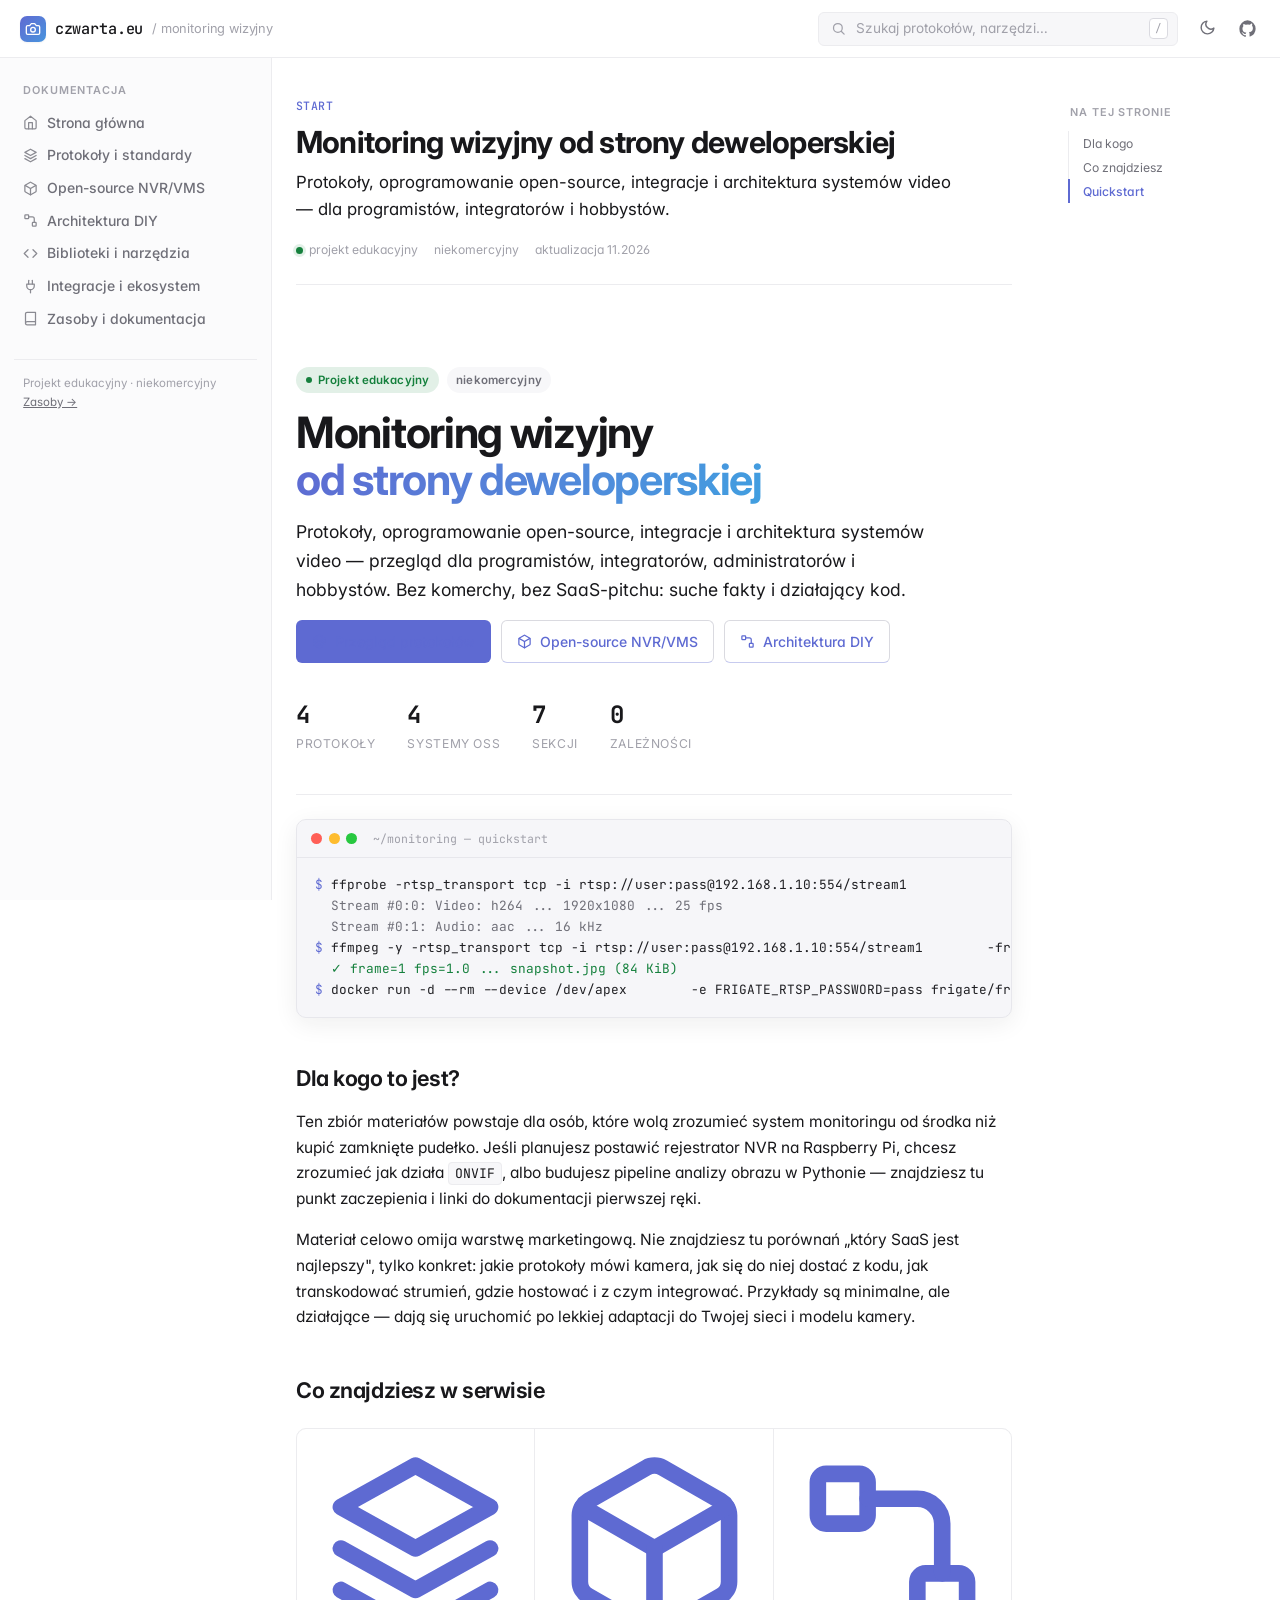
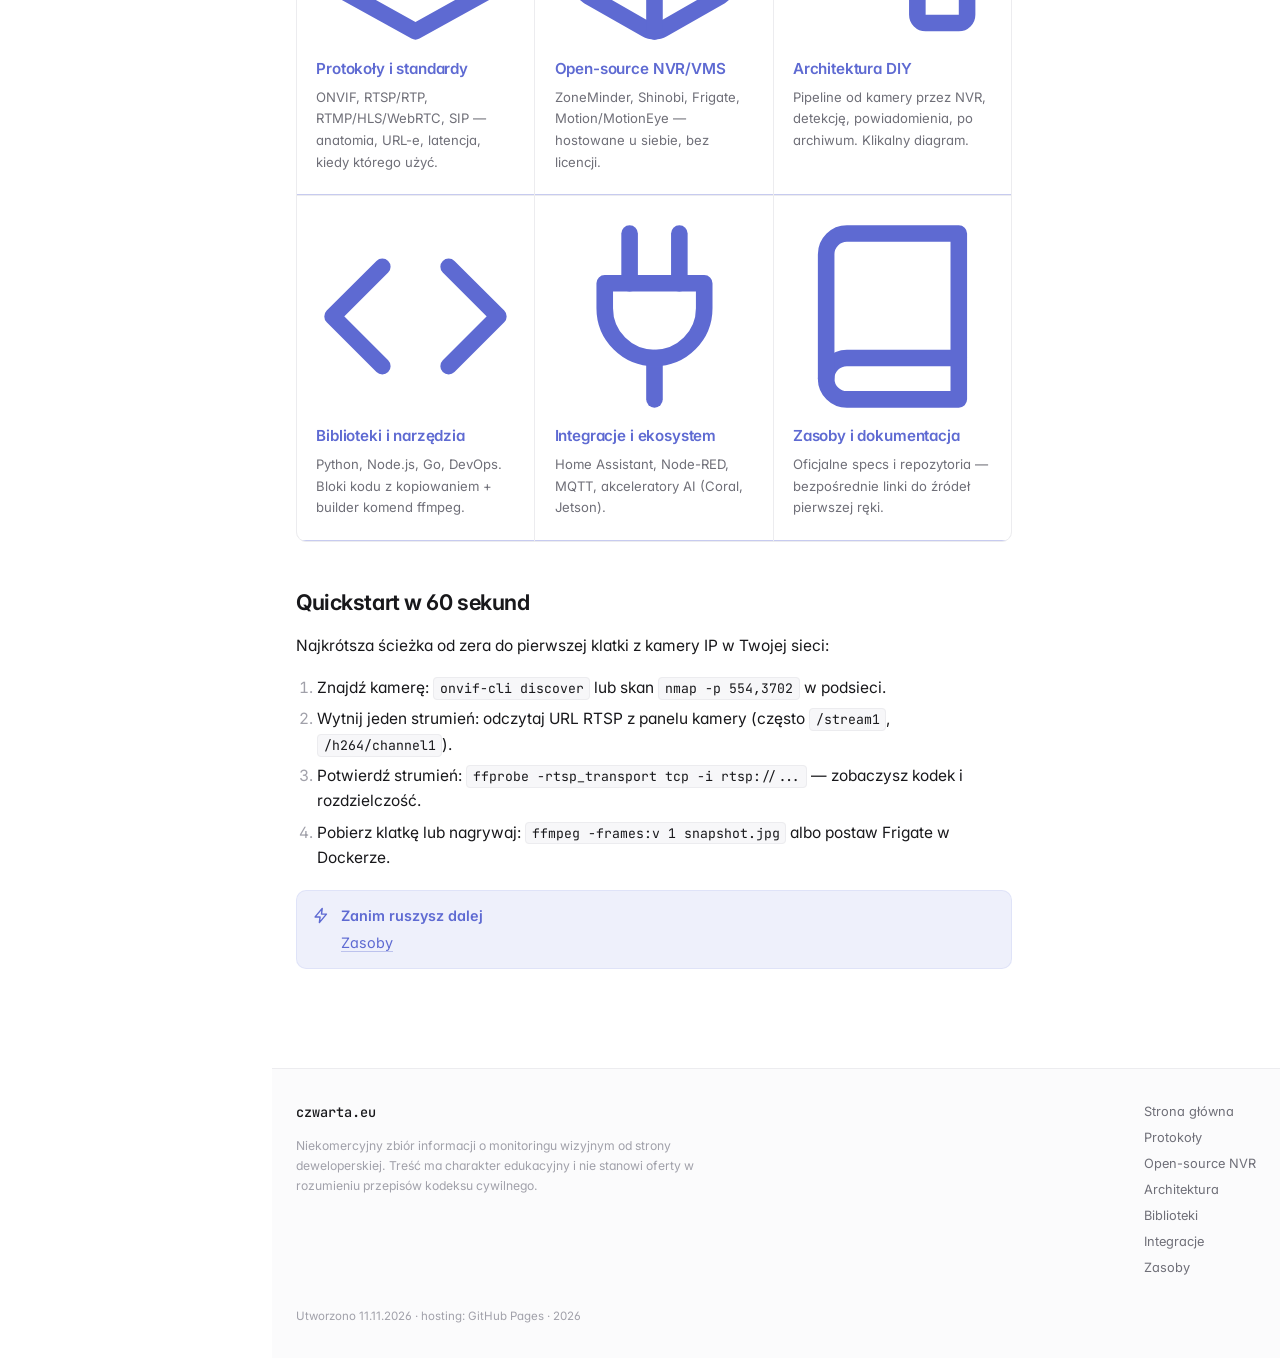
<file: index.html>
<!DOCTYPE html>
<html lang="pl" data-theme="light">
<head>
<meta charset="UTF-8">
<meta name="viewport" content="width=device-width, initial-scale=1.0">
<title>Monitoring wizyjny — od strony deweloperskiej</title>
<meta name="description" content="Protokoły, open-source NVR, architektura i integracje systemów monitoringu video — zbiór techniczny dla programistów i integratorów.">
<meta name="theme-color" content="#5e6ad2">
<meta property="og:title" content="Monitoring wizyjny — od strony deweloperskiej">
<meta property="og:description" content="Protokoły, open-source NVR, architektura i integracje systemów monitoringu video — zbiór techniczny dla programistów i integratorów.">
<meta property="og:type" content="website">
<meta property="og:locale" content="pl_PL">
<link rel="stylesheet" href="./assets/style.css">
<link rel="icon" href="data:image/svg+xml,%3Csvg xmlns='http://www.w3.org/2000/svg' viewBox='0 0 24 24'%3E%3Crect width='24' height='24' rx='5' fill='%235e6ad2'/%3E%3Cpath d='M14.5 7h-4L8 9H6a1.5 1.5 0 0 0-1.5 1.5v5A1.5 1.5 0 0 0 6 17h12a1.5 1.5 0 0 0 1.5-1.5v-5A1.5 1.5 0 0 0 18 9h-2l-1.5-2Z' fill='none' stroke='white' stroke-width='1.5'/%3E%3Ccircle cx='12' cy='13' r='2.5' fill='none' stroke='white' stroke-width='1.5'/%3E%3C/svg%3E">
</head>
<body>
<a class="skip" href="#main">Przejdź do treści</a>
<header class="topbar">
  <button class="icon-btn menu-btn" data-menu-open aria-label="Otwórz menu" aria-expanded="false" aria-controls="sidebar"><svg viewBox="0 0 24 24" fill="none" stroke="currentColor" stroke-width="2" stroke-linecap="round"><path d="M3 6h18M3 12h18M3 18h18"/></svg></button>
  <a class="brand" href="./index.html" aria-label="czwarta.eu — strona główna">
    <span class="brand-mark" aria-hidden="true"><svg viewBox="0 0 24 24" fill="none" stroke="currentColor" stroke-width="2" stroke-linecap="round" stroke-linejoin="round"><path d="M14.5 4h-5L7 7H4a2 2 0 0 0-2 2v9a2 2 0 0 0 2 2h16a2 2 0 0 0 2-2V9a2 2 0 0 0-2-2h-3l-2.5-3Z"/><circle cx="12" cy="13" r="3.5"/></svg></span>
    <span class="brand-domain">czwarta.eu</span>
    <span class="brand-sub">/ monitoring wizyjny</span>
  </a>
  <span class="spacer"></span>
  <div class="search" data-search>
    <div class="search-field">
      <svg viewBox="0 0 24 24" fill="none" stroke="currentColor" stroke-width="2" stroke-linecap="round" stroke-linejoin="round"><circle cx="11" cy="11" r="7"/><path d="m21 21-4.3-4.3"/></svg>
      <input type="text" class="search-input" placeholder="Szukaj protokołów, narzędzi…" aria-label="Szukaj" autocomplete="off" spellcheck="false">
      <kbd class="search-kbd">/</kbd>
    </div>
    <div class="search-results" role="listbox" aria-label="Wyniki wyszukiwania"></div>
  </div>
  <div class="topbar-actions">
    <button class="icon-btn" data-theme-toggle aria-label="Przełącz motyw" title="Przełącz motyw (t)">
      <span class="moon"><svg viewBox="0 0 24 24" fill="none" stroke="currentColor" stroke-width="2" stroke-linecap="round" stroke-linejoin="round"><path d="M21 12.8A9 9 0 1 1 11.2 3 7 7 0 0 0 21 12.8Z"/></svg></span><span class="sun"><svg viewBox="0 0 24 24" fill="none" stroke="currentColor" stroke-width="2" stroke-linecap="round" stroke-linejoin="round"><circle cx="12" cy="12" r="4"/><path d="M12 2v2M12 20v2M4.9 4.9l1.4 1.4M17.7 17.7l1.4 1.4M2 12h2M20 12h2M4.9 19.1l1.4-1.4M17.7 6.3l1.4-1.4"/></svg></span>
    </button>
    <a class="icon-btn" href="https://github.com" target="_blank" rel="noopener" aria-label="Kod źródłowy na GitHub" title="GitHub"><svg viewBox="0 0 24 24" fill="currentColor"><path d="M12 .5A12 12 0 0 0 .5 12.5a12 12 0 0 0 8.2 11.4c.6.1.8-.3.8-.6v-2c-3.3.7-4-1.6-4-1.6-.6-1.4-1.3-1.8-1.3-1.8-1.1-.7.1-.7.1-.7 1.2.1 1.8 1.2 1.8 1.2 1.1 1.8 2.8 1.3 3.5 1 .1-.8.4-1.3.8-1.6-2.7-.3-5.5-1.3-5.5-5.9 0-1.3.5-2.4 1.2-3.2 0-.4-.5-1.6.2-3.2 0 0 1-.3 3.3 1.2a11.5 11.5 0 0 1 6 0C17.3 4.7 18.3 5 18.3 5c.7 1.6.2 2.8.1 3.2.8.8 1.2 1.9 1.2 3.2 0 4.6-2.8 5.6-5.5 5.9.4.4.8 1.1.8 2.2v3.3c0 .3.2.7.8.6A12 12 0 0 0 23.5 12.5 12 12 0 0 0 12 .5Z"/></svg></a>
  </div>
</header>
<div class="layout">
<aside class="sidebar" id="sidebar">
  <nav class="nav-section">
    <div class="nav-label">Dokumentacja</div>
    <a class="nav-link" href="./index.html"><span class="nav-ico" aria-hidden="true"><svg viewBox="0 0 24 24" fill="none" stroke="currentColor" stroke-width="2" stroke-linecap="round" stroke-linejoin="round"><path d="m3 9 9-7 9 7v11a2 2 0 0 1-2 2H5a2 2 0 0 1-2-2z"/><path d="M9 22V12h6v10"/></svg></span><span>Strona główna</span></a>
    <a class="nav-link" href="./protocols.html"><span class="nav-ico" aria-hidden="true"><svg viewBox="0 0 24 24" fill="none" stroke="currentColor" stroke-width="2" stroke-linecap="round" stroke-linejoin="round"><path d="m12 2 9 5-9 5-9-5 9-5Z"/><path d="m3 12 9 5 9-5"/><path d="m3 17 9 5 9-5"/></svg></span><span>Protokoły i standardy</span></a>
    <a class="nav-link" href="./oss.html"><span class="nav-ico" aria-hidden="true"><svg viewBox="0 0 24 24" fill="none" stroke="currentColor" stroke-width="2" stroke-linecap="round" stroke-linejoin="round"><path d="M21 8a2 2 0 0 0-1-1.73l-7-4a2 2 0 0 0-2 0l-7 4A2 2 0 0 0 3 8v8a2 2 0 0 0 1 1.73l7 4a2 2 0 0 0 2 0l7-4A2 2 0 0 0 21 16Z"/><path d="m3.3 7 8.7 5 8.7-5"/><path d="M12 22V12"/></svg></span><span>Open-source NVR/VMS</span></a>
    <a class="nav-link" href="./architecture.html"><span class="nav-ico" aria-hidden="true"><svg viewBox="0 0 24 24" fill="none" stroke="currentColor" stroke-width="2" stroke-linecap="round" stroke-linejoin="round"><rect x="3" y="3" width="6" height="6" rx="1"/><rect x="15" y="15" width="6" height="6" rx="1"/><path d="M9 6h6a3 3 0 0 1 3 3v6"/></svg></span><span>Architektura DIY</span></a>
    <a class="nav-link" href="./libraries.html"><span class="nav-ico" aria-hidden="true"><svg viewBox="0 0 24 24" fill="none" stroke="currentColor" stroke-width="2" stroke-linecap="round" stroke-linejoin="round"><polyline points="16 18 22 12 16 6"/><polyline points="8 6 2 12 8 18"/></svg></span><span>Biblioteki i narzędzia</span></a>
    <a class="nav-link" href="./integration.html"><span class="nav-ico" aria-hidden="true"><svg viewBox="0 0 24 24" fill="none" stroke="currentColor" stroke-width="2" stroke-linecap="round" stroke-linejoin="round"><path d="M12 22v-5"/><path d="M9 8V2"/><path d="M15 8V2"/><path d="M18 8v3a6 6 0 0 1-12 0V8Z"/></svg></span><span>Integracje i ekosystem</span></a>
    <a class="nav-link" href="./resources.html"><span class="nav-ico" aria-hidden="true"><svg viewBox="0 0 24 24" fill="none" stroke="currentColor" stroke-width="2" stroke-linecap="round" stroke-linejoin="round"><path d="M4 19.5A2.5 2.5 0 0 1 6.5 17H20"/><path d="M6.5 2H20v20H6.5A2.5 2.5 0 0 1 4 19.5v-15A2.5 2.5 0 0 1 6.5 2Z"/></svg></span><span>Zasoby i dokumentacja</span></a>
  </nav>
  <div class="sidebar-foot">
    Projekt edukacyjny · niekomercyjny<br>
    <a href="./resources.html">Zasoby →</a>
  </div>
</aside>
<div class="sidebar-overlay" data-menu-close aria-hidden="true"></div>
  <div class="main" id="main">
    <div class="main-inner">
      <div class="content">
        <div class="page-head">
          <div class="page-eyebrow">Start</div>
          <h1 class="page-title">Monitoring wizyjny od strony deweloperskiej</h1>
          <p class="page-lead">Protokoły, oprogramowanie open-source, integracje i architektura systemów video — dla programistów, integratorów i hobbystów.</p>
          <div class="page-meta"><span><span class="dot"></span> projekt edukacyjny</span><span><span>niekomercyjny</span></span><span><span>aktualizacja 11.2026</span></span></div>
        </div>
<section class="hero">
  <div class="hero-eyebrow">
    <span class="badge green live"><span class="dot"></span> Projekt edukacyjny</span>
    <span class="badge neutral">niekomercyjny</span>
  </div>
  <h1 class="hero-title">Monitoring wizyjny<br><span class="grad">od strony deweloperskiej</span></h1>
  <p class="hero-sub">Protokoły, oprogramowanie open-source, integracje i architektura systemów video — przegląd dla programistów, integratorów, administratorów i hobbystów. Bez komerchy, bez SaaS-pitchu: suche fakty i działający kod.</p>
  <div class="hero-actions">
    <a class="btn btn-primary" href="./protocols.html"><svg viewBox="0 0 24 24" fill="none" stroke="currentColor" stroke-width="2" stroke-linecap="round" stroke-linejoin="round"><path d="m12 2 9 5-9 5-9-5 9-5Z"/><path d="m3 12 9 5 9-5"/><path d="m3 17 9 5 9-5"/></svg> Przegląd protokołów</a>
    <a class="btn" href="./oss.html"><svg viewBox="0 0 24 24" fill="none" stroke="currentColor" stroke-width="2" stroke-linecap="round" stroke-linejoin="round"><path d="M21 8a2 2 0 0 0-1-1.73l-7-4a2 2 0 0 0-2 0l-7 4A2 2 0 0 0 3 8v8a2 2 0 0 0 1 1.73l7 4a2 2 0 0 0 2 0l7-4A2 2 0 0 0 21 16Z"/><path d="m3.3 7 8.7 5 8.7-5"/><path d="M12 22V12"/></svg> Open-source NVR/VMS</a>
    <a class="btn" href="./architecture.html"><svg viewBox="0 0 24 24" fill="none" stroke="currentColor" stroke-width="2" stroke-linecap="round" stroke-linejoin="round"><rect x="3" y="3" width="6" height="6" rx="1"/><rect x="15" y="15" width="6" height="6" rx="1"/><path d="M9 6h6a3 3 0 0 1 3 3v6"/></svg> Architektura DIY</a>
  </div>
  <div class="hero-stats">
    <div class="stat"><div class="stat-num">4</div><div class="stat-label">Protokoły</div></div>
    <div class="stat"><div class="stat-num">4</div><div class="stat-label">Systemy OSS</div></div>
    <div class="stat"><div class="stat-num">7</div><div class="stat-label">Sekcji</div></div>
    <div class="stat"><div class="stat-num">0</div><div class="stat-label">Zależności</div></div>
  </div>
</section>

<div class="terminal">
  <div class="terminal-bar">
    <span class="terminal-dot r"></span><span class="terminal-dot y"></span><span class="terminal-dot g"></span>
    <span class="terminal-title">~/monitoring — quickstart</span>
  </div>
  <pre><span class="prompt">$</span> ffprobe -rtsp_transport tcp -i rtsp://user:pass@192.168.1.10:554/stream1
<span class="out">  Stream #0:0: Video: h264 ... 1920x1080 ... 25 fps</span>
<span class="out">  Stream #0:1: Audio: aac ... 16 kHz</span>
<span class="prompt">$</span> ffmpeg -y -rtsp_transport tcp -i rtsp://user:pass@192.168.1.10:554/stream1        -frames:v 1 -q:v 2 snapshot.jpg
<span class="ok">  ✓ frame=1 fps=1.0 ... snapshot.jpg (84 KiB)</span>
<span class="prompt">$</span> docker run -d --rm --device /dev/apex        -e FRIGATE_RTSP_PASSWORD=pass frigate/frigate</pre>
</div>

<h2 id="dla-kogo">Dla kogo to jest? <a class="anchor" href="#dla-kogo">#</a></h2>
<p>Ten zbiór materiałów powstaje dla osób, które wolą zrozumieć system monitoringu od środka niż kupić zamknięte pudełko. Jeśli planujesz postawić rejestrator NVR na Raspberry Pi, chcesz zrozumieć jak działa <code>ONVIF</code>, albo budujesz pipeline analizy obrazu w Pythonie — znajdziesz tu punkt zaczepienia i linki do dokumentacji pierwszej ręki.</p>
<p>Materiał celowo omija warstwę marketingową. Nie znajdziesz tu porównań „który SaaS jest najlepszy", tylko konkret: jakie protokoły mówi kamera, jak się do niej dostać z kodu, jak transkodować strumień, gdzie hostować i z czym integrować. Przykłady są minimalne, ale działające — dają się uruchomić po lekkiej adaptacji do Twojej sieci i modelu kamery.</p>

<h2 id="co-znajdziesz">Co znajdziesz w serwisie <a class="anchor" href="#co-znajdziesz">#</a></h2>
<div class="feature-grid">
  <a class="feature" href="./protocols.html"><span class="feature-ico"><svg viewBox="0 0 24 24" fill="none" stroke="currentColor" stroke-width="2" stroke-linecap="round" stroke-linejoin="round"><path d="m12 2 9 5-9 5-9-5 9-5Z"/><path d="m3 12 9 5 9-5"/><path d="m3 17 9 5 9-5"/></svg></span><h3>Protokoły i standardy</h3><p>ONVIF, RTSP/RTP, RTMP/HLS/WebRTC, SIP — anatomia, URL-e, latencja, kiedy którego użyć.</p></a>
  <a class="feature" href="./oss.html"><span class="feature-ico"><svg viewBox="0 0 24 24" fill="none" stroke="currentColor" stroke-width="2" stroke-linecap="round" stroke-linejoin="round"><path d="M21 8a2 2 0 0 0-1-1.73l-7-4a2 2 0 0 0-2 0l-7 4A2 2 0 0 0 3 8v8a2 2 0 0 0 1 1.73l7 4a2 2 0 0 0 2 0l7-4A2 2 0 0 0 21 16Z"/><path d="m3.3 7 8.7 5 8.7-5"/><path d="M12 22V12"/></svg></span><h3>Open-source NVR/VMS</h3><p>ZoneMinder, Shinobi, Frigate, Motion/MotionEye — hostowane u siebie, bez licencji.</p></a>
  <a class="feature" href="./architecture.html"><span class="feature-ico"><svg viewBox="0 0 24 24" fill="none" stroke="currentColor" stroke-width="2" stroke-linecap="round" stroke-linejoin="round"><rect x="3" y="3" width="6" height="6" rx="1"/><rect x="15" y="15" width="6" height="6" rx="1"/><path d="M9 6h6a3 3 0 0 1 3 3v6"/></svg></span><h3>Architektura DIY</h3><p>Pipeline od kamery przez NVR, detekcję, powiadomienia, po archiwum. Klikalny diagram.</p></a>
  <a class="feature" href="./libraries.html"><span class="feature-ico"><svg viewBox="0 0 24 24" fill="none" stroke="currentColor" stroke-width="2" stroke-linecap="round" stroke-linejoin="round"><polyline points="16 18 22 12 16 6"/><polyline points="8 6 2 12 8 18"/></svg></span><h3>Biblioteki i narzędzia</h3><p>Python, Node.js, Go, DevOps. Bloki kodu z kopiowaniem + builder komend ffmpeg.</p></a>
  <a class="feature" href="./integration.html"><span class="feature-ico"><svg viewBox="0 0 24 24" fill="none" stroke="currentColor" stroke-width="2" stroke-linecap="round" stroke-linejoin="round"><path d="M12 22v-5"/><path d="M9 8V2"/><path d="M15 8V2"/><path d="M18 8v3a6 6 0 0 1-12 0V8Z"/></svg></span><h3>Integracje i ekosystem</h3><p>Home Assistant, Node-RED, MQTT, akceleratory AI (Coral, Jetson).</p></a>
  <a class="feature" href="./resources.html"><span class="feature-ico"><svg viewBox="0 0 24 24" fill="none" stroke="currentColor" stroke-width="2" stroke-linecap="round" stroke-linejoin="round"><path d="M4 19.5A2.5 2.5 0 0 1 6.5 17H20"/><path d="M6.5 2H20v20H6.5A2.5 2.5 0 0 1 4 19.5v-15A2.5 2.5 0 0 1 6.5 2Z"/></svg></span><h3>Zasoby i dokumentacja</h3><p>Oficjalne specs i repozytoria — bezpośrednie linki do źródeł pierwszej ręki.</p></a>
</div>

<h2 id="quickstart">Quickstart w 60 sekund <a class="anchor" href="#quickstart">#</a></h2>
<p>Najkrótsza ścieżka od zera do pierwszej klatki z kamery IP w Twojej sieci:</p>
<ol>
  <li>Znajdź kamerę: <code>onvif-cli discover</code> lub skan <code>nmap -p 554,3702</code> w podsieci.</li>
  <li>Wytnij jeden strumień: odczytaj URL RTSP z panelu kamery (często <code>/stream1</code>, <code>/h264/channel1</code>).</li>
  <li>Potwierdź strumień: <code>ffprobe -rtsp_transport tcp -i rtsp://...</code> — zobaczysz kodek i rozdzielczość.</li>
  <li>Pobierz klatkę lub nagrywaj: <code>ffmpeg -frames:v 1 snapshot.jpg</code> albo postaw Frigate w Dockerze.</li>
</ol>
<div class="callout callout-note"><span class="callout-ico" aria-hidden="true"><svg viewBox="0 0 24 24" fill="none" stroke="currentColor" stroke-width="2" stroke-linecap="round" stroke-linejoin="round"><path d="M13 2 3 14h7l-1 8 10-12h-7l1-8Z"/></svg></span><div class="callout-body"><div class="callout-title">Zanim ruszysz dalej</div><p> <a href="./resources.html">Zasoby</a></p></div></div>

      </div>
<aside class="toc" data-toc aria-label="Spis treści">
  <div class="toc-label">Na tej stronie</div>
  <ul>
      <li><a href="#dla-kogo">Dla kogo</a></li>
      <li><a href="#co-znajdziesz">Co znajdziesz</a></li>
      <li><a href="#quickstart">Quickstart</a></li>
  </ul>
</aside>

    </div>
  </div>
</div>
<div data-footer-placeholder aria-busy="true"></div>
<script src="./assets/app.js"></script>
</body>
</html>
</file>
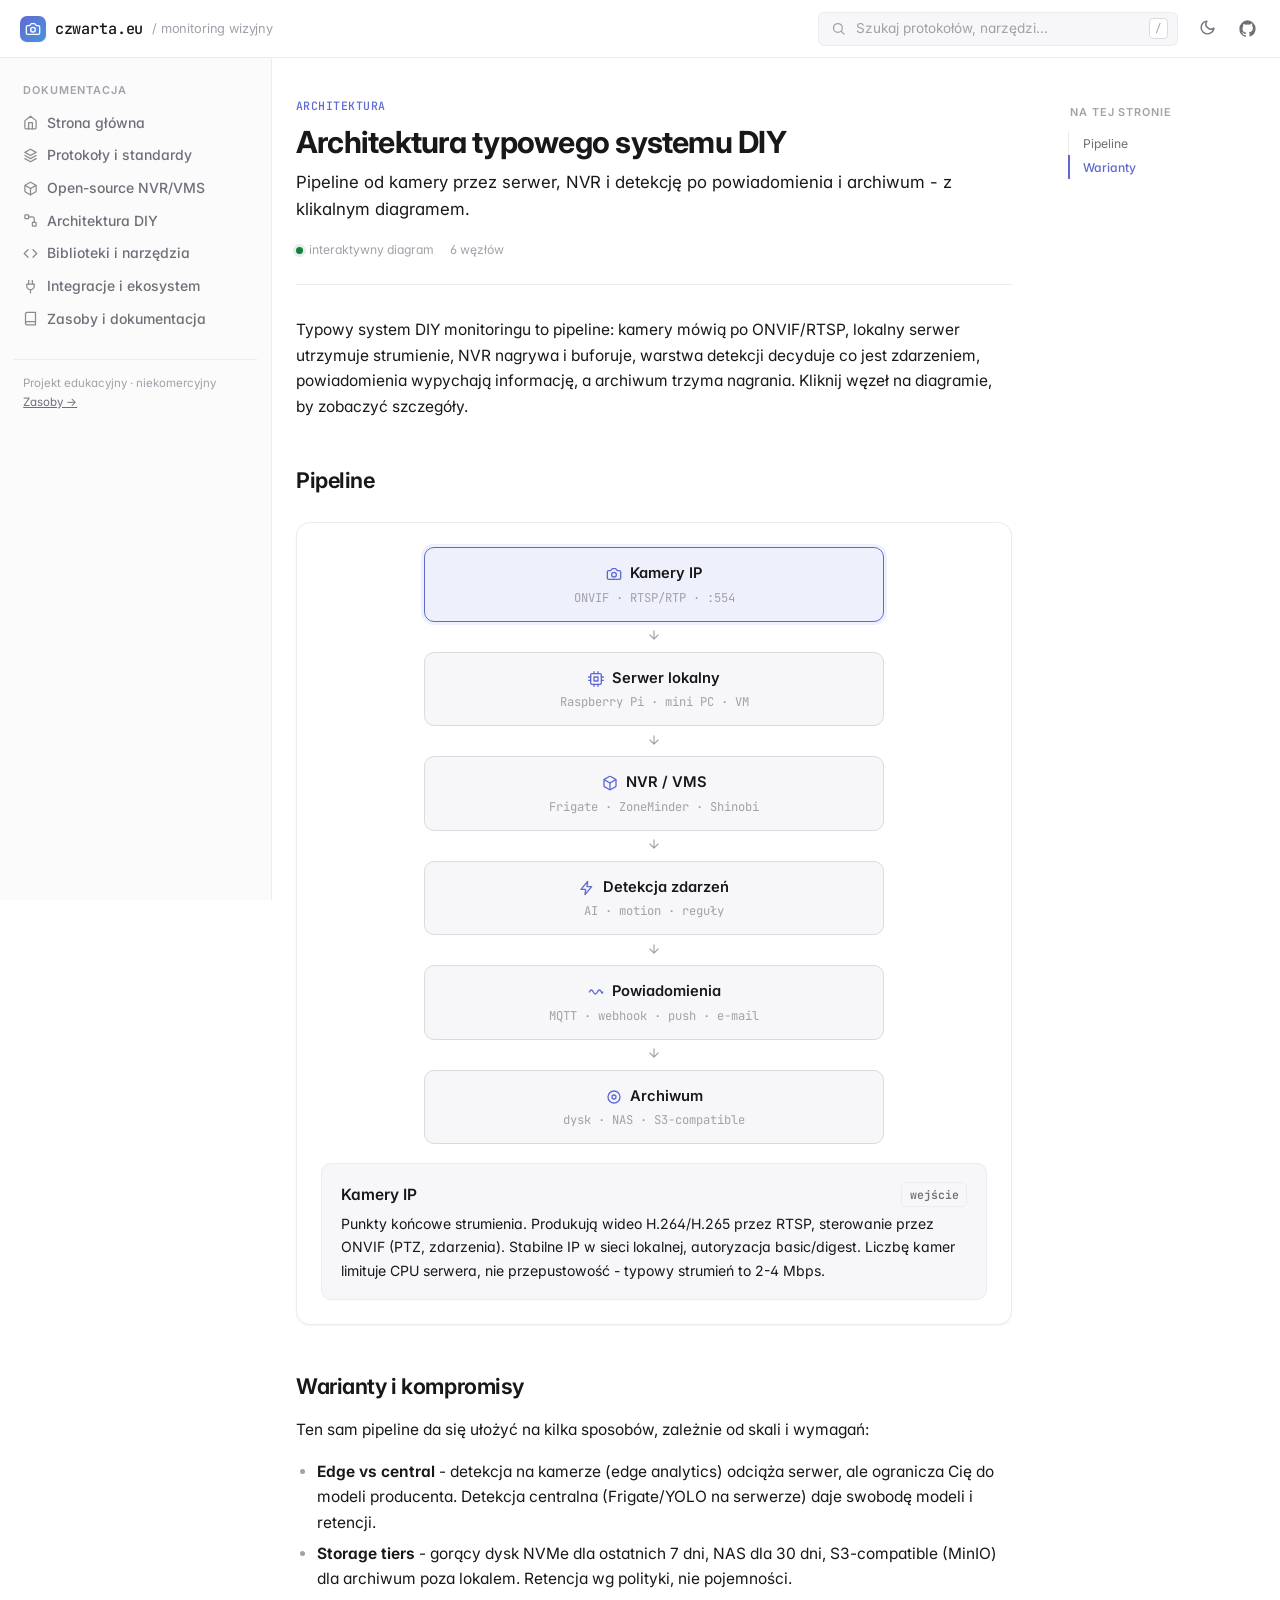
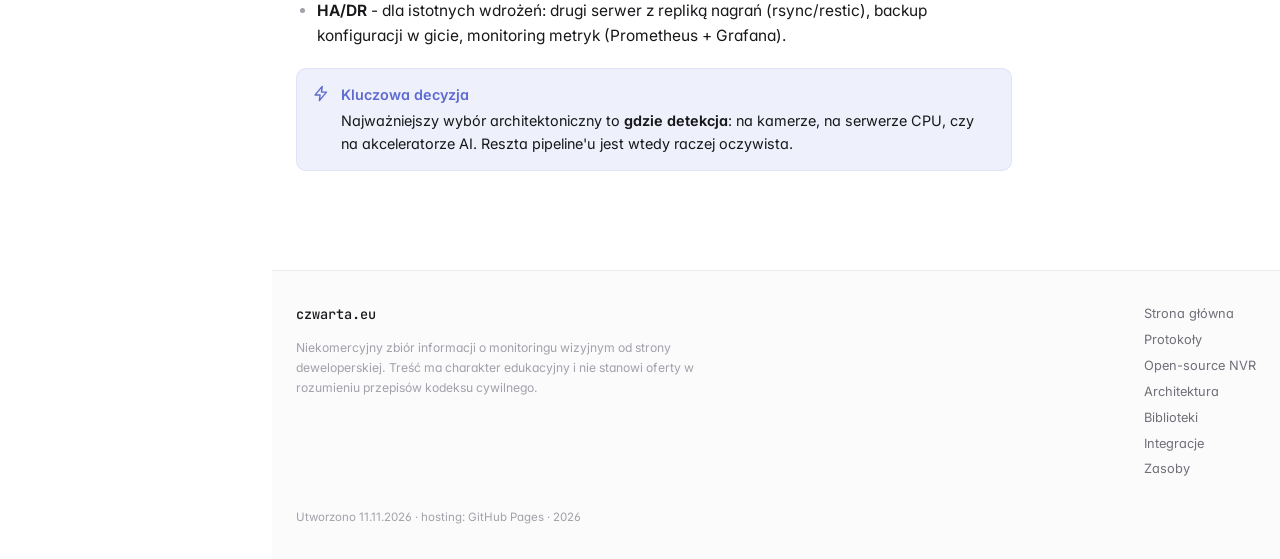
<file: architecture.html>
<!DOCTYPE html>
<html lang="pl" data-theme="light">
<head>
<meta charset="UTF-8">
<meta name="viewport" content="width=device-width, initial-scale=1.0">
<title>Architektura systemu monitoringu DIY - pipeline</title>
<meta name="description" content="Pipeline od kamery przez serwer, NVR, detekcję, powiadomienia po archiwum. Klikalny diagram architektury DIY.">
<meta name="theme-color" content="#5e6ad2">
<meta property="og:title" content="Architektura systemu monitoringu DIY - pipeline">
<meta property="og:description" content="Pipeline od kamery przez serwer, NVR, detekcję, powiadomienia po archiwum. Klikalny diagram architektury DIY.">
<meta property="og:type" content="website">
<meta property="og:locale" content="pl_PL">
<link rel="stylesheet" href="./assets/style.css">
<link rel="icon" href="data:image/svg+xml,%3Csvg xmlns='http://www.w3.org/2000/svg' viewBox='0 0 24 24'%3E%3Crect width='24' height='24' rx='5' fill='%235e6ad2'/%3E%3Cpath d='M14.5 7h-4L8 9H6a1.5 1.5 0 0 0-1.5 1.5v5A1.5 1.5 0 0 0 6 17h12a1.5 1.5 0 0 0 1.5-1.5v-5A1.5 1.5 0 0 0 18 9h-2l-1.5-2Z' fill='none' stroke='white' stroke-width='1.5'/%3E%3Ccircle cx='12' cy='13' r='2.5' fill='none' stroke='white' stroke-width='1.5'/%3E%3C/svg%3E">
</head>
<body>
<a class="skip" href="#main">Przejdź do treści</a>
<header class="topbar">
  <button class="icon-btn menu-btn" data-menu-open aria-label="Otwórz menu" aria-expanded="false" aria-controls="sidebar"><svg viewBox="0 0 24 24" fill="none" stroke="currentColor" stroke-width="2" stroke-linecap="round"><path d="M3 6h18M3 12h18M3 18h18"/></svg></button>
  <a class="brand" href="./index.html" aria-label="czwarta.eu — strona główna">
    <span class="brand-mark" aria-hidden="true"><svg viewBox="0 0 24 24" fill="none" stroke="currentColor" stroke-width="2" stroke-linecap="round" stroke-linejoin="round"><path d="M14.5 4h-5L7 7H4a2 2 0 0 0-2 2v9a2 2 0 0 0 2 2h16a2 2 0 0 0 2-2V9a2 2 0 0 0-2-2h-3l-2.5-3Z"/><circle cx="12" cy="13" r="3.5"/></svg></span>
    <span class="brand-domain">czwarta.eu</span>
    <span class="brand-sub">/ monitoring wizyjny</span>
  </a>
  <span class="spacer"></span>
  <div class="search" data-search>
    <div class="search-field">
      <svg viewBox="0 0 24 24" fill="none" stroke="currentColor" stroke-width="2" stroke-linecap="round" stroke-linejoin="round"><circle cx="11" cy="11" r="7"/><path d="m21 21-4.3-4.3"/></svg>
      <input type="text" class="search-input" placeholder="Szukaj protokołów, narzędzi…" aria-label="Szukaj" autocomplete="off" spellcheck="false">
      <kbd class="search-kbd">/</kbd>
    </div>
    <div class="search-results" role="listbox" aria-label="Wyniki wyszukiwania"></div>
  </div>
  <div class="topbar-actions">
    <button class="icon-btn" data-theme-toggle aria-label="Przełącz motyw" title="Przełącz motyw (t)">
      <span class="moon"><svg viewBox="0 0 24 24" fill="none" stroke="currentColor" stroke-width="2" stroke-linecap="round" stroke-linejoin="round"><path d="M21 12.8A9 9 0 1 1 11.2 3 7 7 0 0 0 21 12.8Z"/></svg></span><span class="sun"><svg viewBox="0 0 24 24" fill="none" stroke="currentColor" stroke-width="2" stroke-linecap="round" stroke-linejoin="round"><circle cx="12" cy="12" r="4"/><path d="M12 2v2M12 20v2M4.9 4.9l1.4 1.4M17.7 17.7l1.4 1.4M2 12h2M20 12h2M4.9 19.1l1.4-1.4M17.7 6.3l1.4-1.4"/></svg></span>
    </button>
    <a class="icon-btn" href="https://github.com" target="_blank" rel="noopener" aria-label="Kod źródłowy na GitHub" title="GitHub"><svg viewBox="0 0 24 24" fill="currentColor"><path d="M12 .5A12 12 0 0 0 .5 12.5a12 12 0 0 0 8.2 11.4c.6.1.8-.3.8-.6v-2c-3.3.7-4-1.6-4-1.6-.6-1.4-1.3-1.8-1.3-1.8-1.1-.7.1-.7.1-.7 1.2.1 1.8 1.2 1.8 1.2 1.1 1.8 2.8 1.3 3.5 1 .1-.8.4-1.3.8-1.6-2.7-.3-5.5-1.3-5.5-5.9 0-1.3.5-2.4 1.2-3.2 0-.4-.5-1.6.2-3.2 0 0 1-.3 3.3 1.2a11.5 11.5 0 0 1 6 0C17.3 4.7 18.3 5 18.3 5c.7 1.6.2 2.8.1 3.2.8.8 1.2 1.9 1.2 3.2 0 4.6-2.8 5.6-5.5 5.9.4.4.8 1.1.8 2.2v3.3c0 .3.2.7.8.6A12 12 0 0 0 23.5 12.5 12 12 0 0 0 12 .5Z"/></svg></a>
  </div>
</header>
<div class="layout">
<aside class="sidebar" id="sidebar">
  <nav class="nav-section">
    <div class="nav-label">Dokumentacja</div>
    <a class="nav-link" href="./index.html"><span class="nav-ico" aria-hidden="true"><svg viewBox="0 0 24 24" fill="none" stroke="currentColor" stroke-width="2" stroke-linecap="round" stroke-linejoin="round"><path d="m3 9 9-7 9 7v11a2 2 0 0 1-2 2H5a2 2 0 0 1-2-2z"/><path d="M9 22V12h6v10"/></svg></span><span>Strona główna</span></a>
    <a class="nav-link" href="./protocols.html"><span class="nav-ico" aria-hidden="true"><svg viewBox="0 0 24 24" fill="none" stroke="currentColor" stroke-width="2" stroke-linecap="round" stroke-linejoin="round"><path d="m12 2 9 5-9 5-9-5 9-5Z"/><path d="m3 12 9 5 9-5"/><path d="m3 17 9 5 9-5"/></svg></span><span>Protokoły i standardy</span></a>
    <a class="nav-link" href="./oss.html"><span class="nav-ico" aria-hidden="true"><svg viewBox="0 0 24 24" fill="none" stroke="currentColor" stroke-width="2" stroke-linecap="round" stroke-linejoin="round"><path d="M21 8a2 2 0 0 0-1-1.73l-7-4a2 2 0 0 0-2 0l-7 4A2 2 0 0 0 3 8v8a2 2 0 0 0 1 1.73l7 4a2 2 0 0 0 2 0l7-4A2 2 0 0 0 21 16Z"/><path d="m3.3 7 8.7 5 8.7-5"/><path d="M12 22V12"/></svg></span><span>Open-source NVR/VMS</span></a>
    <a class="nav-link" href="./architecture.html"><span class="nav-ico" aria-hidden="true"><svg viewBox="0 0 24 24" fill="none" stroke="currentColor" stroke-width="2" stroke-linecap="round" stroke-linejoin="round"><rect x="3" y="3" width="6" height="6" rx="1"/><rect x="15" y="15" width="6" height="6" rx="1"/><path d="M9 6h6a3 3 0 0 1 3 3v6"/></svg></span><span>Architektura DIY</span></a>
    <a class="nav-link" href="./libraries.html"><span class="nav-ico" aria-hidden="true"><svg viewBox="0 0 24 24" fill="none" stroke="currentColor" stroke-width="2" stroke-linecap="round" stroke-linejoin="round"><polyline points="16 18 22 12 16 6"/><polyline points="8 6 2 12 8 18"/></svg></span><span>Biblioteki i narzędzia</span></a>
    <a class="nav-link" href="./integration.html"><span class="nav-ico" aria-hidden="true"><svg viewBox="0 0 24 24" fill="none" stroke="currentColor" stroke-width="2" stroke-linecap="round" stroke-linejoin="round"><path d="M12 22v-5"/><path d="M9 8V2"/><path d="M15 8V2"/><path d="M18 8v3a6 6 0 0 1-12 0V8Z"/></svg></span><span>Integracje i ekosystem</span></a>
    <a class="nav-link" href="./resources.html"><span class="nav-ico" aria-hidden="true"><svg viewBox="0 0 24 24" fill="none" stroke="currentColor" stroke-width="2" stroke-linecap="round" stroke-linejoin="round"><path d="M4 19.5A2.5 2.5 0 0 1 6.5 17H20"/><path d="M6.5 2H20v20H6.5A2.5 2.5 0 0 1 4 19.5v-15A2.5 2.5 0 0 1 6.5 2Z"/></svg></span><span>Zasoby i dokumentacja</span></a>
  </nav>
  <div class="sidebar-foot">
    Projekt edukacyjny · niekomercyjny<br>
    <a href="./resources.html">Zasoby →</a>
  </div>
</aside>
<div class="sidebar-overlay" data-menu-close aria-hidden="true"></div>
  <div class="main" id="main">
    <div class="main-inner">
      <div class="content">
        <div class="page-head">
          <div class="page-eyebrow">Architektura</div>
          <h1 class="page-title">Architektura typowego systemu DIY</h1>
          <p class="page-lead">Pipeline od kamery przez serwer, NVR i detekcję po powiadomienia i archiwum - z klikalnym diagramem.</p>
          <div class="page-meta"><span><span class="dot"></span> interaktywny diagram</span><span><span>6 węzłów</span></span></div>
        </div>
<p>Typowy system DIY monitoringu to pipeline: kamery mówią po ONVIF/RTSP, lokalny serwer utrzymuje strumienie, NVR nagrywa i buforuje, warstwa detekcji decyduje co jest zdarzeniem, powiadomienia wypychają informację, a archiwum trzyma nagrania. Kliknij węzeł na diagramie, by zobaczyć szczegóły.</p>

<h2 id="pipeline">Pipeline <a class="anchor" href="#pipeline">#</a></h2>
<div class="diagram">
  <div class="pipeline">
    <div class="pipe-node" data-node="cameras"><div class="pipe-title"><span class="pipe-ico"><svg viewBox="0 0 24 24" fill="none" stroke="currentColor" stroke-width="2" stroke-linecap="round" stroke-linejoin="round"><path d="M14.5 4h-5L7 7H4a2 2 0 0 0-2 2v9a2 2 0 0 0 2 2h16a2 2 0 0 0 2-2V9a2 2 0 0 0-2-2h-3l-2.5-3Z"/><circle cx="12" cy="13" r="3.5"/></svg></span>Kamery IP</div><div class="pipe-sub">ONVIF · RTSP/RTP · :554</div></div><div class="pipe-arrow" aria-hidden="true"><svg viewBox="0 0 24 24" fill="none" stroke="currentColor" stroke-width="2" stroke-linecap="round" stroke-linejoin="round"><path d="M12 5v14M19 12l-7 7-7-7"/></svg></div><div class="pipe-node" data-node="server"><div class="pipe-title"><span class="pipe-ico"><svg viewBox="0 0 24 24" fill="none" stroke="currentColor" stroke-width="2" stroke-linecap="round" stroke-linejoin="round"><rect x="4" y="4" width="16" height="16" rx="2"/><rect x="9" y="9" width="6" height="6"/><path d="M9 1v3M15 1v3M9 20v3M15 20v3M20 9h3M20 14h3M1 9h3M1 14h3"/></svg></span>Serwer lokalny</div><div class="pipe-sub">Raspberry Pi · mini PC · VM</div></div><div class="pipe-arrow" aria-hidden="true"><svg viewBox="0 0 24 24" fill="none" stroke="currentColor" stroke-width="2" stroke-linecap="round" stroke-linejoin="round"><path d="M12 5v14M19 12l-7 7-7-7"/></svg></div><div class="pipe-node" data-node="nvr"><div class="pipe-title"><span class="pipe-ico"><svg viewBox="0 0 24 24" fill="none" stroke="currentColor" stroke-width="2" stroke-linecap="round" stroke-linejoin="round"><path d="M21 8a2 2 0 0 0-1-1.73l-7-4a2 2 0 0 0-2 0l-7 4A2 2 0 0 0 3 8v8a2 2 0 0 0 1 1.73l7 4a2 2 0 0 0 2 0l7-4A2 2 0 0 0 21 16Z"/><path d="m3.3 7 8.7 5 8.7-5"/><path d="M12 22V12"/></svg></span>NVR / VMS</div><div class="pipe-sub">Frigate · ZoneMinder · Shinobi</div></div><div class="pipe-arrow" aria-hidden="true"><svg viewBox="0 0 24 24" fill="none" stroke="currentColor" stroke-width="2" stroke-linecap="round" stroke-linejoin="round"><path d="M12 5v14M19 12l-7 7-7-7"/></svg></div><div class="pipe-node" data-node="detection"><div class="pipe-title"><span class="pipe-ico"><svg viewBox="0 0 24 24" fill="none" stroke="currentColor" stroke-width="2" stroke-linecap="round" stroke-linejoin="round"><path d="M13 2 3 14h7l-1 8 10-12h-7l1-8Z"/></svg></span>Detekcja zdarzeń</div><div class="pipe-sub">AI · motion · reguły</div></div><div class="pipe-arrow" aria-hidden="true"><svg viewBox="0 0 24 24" fill="none" stroke="currentColor" stroke-width="2" stroke-linecap="round" stroke-linejoin="round"><path d="M12 5v14M19 12l-7 7-7-7"/></svg></div><div class="pipe-node" data-node="notify"><div class="pipe-title"><span class="pipe-ico"><svg viewBox="0 0 24 24" fill="none" stroke="currentColor" stroke-width="2" stroke-linecap="round" stroke-linejoin="round"><path d="M2 12c2-4 4-4 6 0s4 4 6 0 4-4 6 0 2 0 2 0"/></svg></span>Powiadomienia</div><div class="pipe-sub">MQTT · webhook · push · e-mail</div></div><div class="pipe-arrow" aria-hidden="true"><svg viewBox="0 0 24 24" fill="none" stroke="currentColor" stroke-width="2" stroke-linecap="round" stroke-linejoin="round"><path d="M12 5v14M19 12l-7 7-7-7"/></svg></div><div class="pipe-node" data-node="archive"><div class="pipe-title"><span class="pipe-ico"><svg viewBox="0 0 24 24" fill="none" stroke="currentColor" stroke-width="2" stroke-linecap="round" stroke-linejoin="round"><circle cx="12" cy="12" r="9"/><circle cx="12" cy="12" r="3"/></svg></span>Archiwum</div><div class="pipe-sub">dysk · NAS · S3-compatible</div></div>
  </div>
  <div class="diagram-detail"><div class="dd-panel" id="cameras" data-panel="cameras"><div class="dd-title">Kamery IP<span class="pill">wejście</span></div><div class="dd-body"><p>Punkty końcowe strumienia. Produkują wideo H.264/H.265 przez RTSP, sterowanie przez ONVIF (PTZ, zdarzenia). Stabilne IP w sieci lokalnej, autoryzacja basic/digest. Liczbę kamer limituje CPU serwera, nie przepustowość - typowy strumień to 2-4 Mbps.</p></div></div><div class="dd-panel" id="server" data-panel="server"><div class="dd-title">Serwer lokalny<span class="pill">host</span></div><div class="dd-body"><p>Host dla NVR i detekcji. Raspberry Pi 4/5 dla 1-3 kamer z Frigate+Coral; mini PC (Intel N100) dla 6-10; VM/serwer dla większych wdrożeń. Docker izoluje usługi i ułatwia backup konfiguracji.</p></div></div><div class="dd-panel" id="nvr" data-panel="nvr"><div class="dd-title">NVR / VMS<span class="pill">rdzeń</span></div><div class="dd-body"><p>Utrzymuje połączenia RTSP, buforuje, nagrywa i wystawia API/podgląd. Frigate dodaje detekcję obiektów, ZoneMinder to klasyczny VMS z pełną historią, Shinobi to lekka opcja w Node.js.</p></div></div><div class="dd-panel" id="detection" data-panel="detection"><div class="dd-title">Detekcja zdarzeń<span class="pill">logika</span></div><div class="dd-body"><p>Tu decydujesz, co jest zdarzeniem. AI (Frigate+Coral, YOLO) lokalizuje obiekty; motion detection (Motion, OpenCV background subtractor) łapie ruch; reguły (Node-RED, automacje HA) łączą sygnały z logiką czasową.</p></div></div><div class="dd-panel" id="notify" data-panel="notify"><div class="dd-title">Powiadomienia<span class="pill">kanał</span></div><div class="dd-body"><p>Wypychanie asynchroniczne - detekcja nie czeka na doręczenie. MQTT do HA/Node-RED, webhook do własnego API, NTFY/Pushover/Telegram do telefonu, e-mail jako fallback.</p></div></div><div class="dd-panel" id="archive" data-panel="archive"><div class="dd-title">Archiwum<span class="pill">retencja</span></div><div class="dd-body"><p>Przechowalnia nagrań. Lokalny dysk (szybkie, tanie), NAS (współdzielone, snapshoty), S3-compatible (MinIO, Backblaze) dla off-site i retencji. Segmentacja plików chroni dane przed restartem.</p></div></div></div>
</div>

<h2 id="warianty">Warianty i kompromisy <a class="anchor" href="#warianty">#</a></h2>
<p>Ten sam pipeline da się ułożyć na kilka sposobów, zależnie od skali i wymagań:</p>
<ul>
  <li><strong>Edge vs central</strong> - detekcja na kamerze (edge analytics) odciąża serwer, ale ogranicza Cię do modeli producenta. Detekcja centralna (Frigate/YOLO na serwerze) daje swobodę modeli i retencji.</li>
  <li><strong>Storage tiers</strong> - gorący dysk NVMe dla ostatnich 7 dni, NAS dla 30 dni, S3-compatible (MinIO) dla archiwum poza lokalem. Retencja wg polityki, nie pojemności.</li>
  <li><strong>HA/DR</strong> - dla istotnych wdrożeń: drugi serwer z repliką nagrań (rsync/restic), backup konfiguracji w gicie, monitoring metryk (Prometheus + Grafana).</li>
</ul>
<div class="callout callout-note"><span class="callout-ico" aria-hidden="true"><svg viewBox="0 0 24 24" fill="none" stroke="currentColor" stroke-width="2" stroke-linecap="round" stroke-linejoin="round"><path d="M13 2 3 14h7l-1 8 10-12h-7l1-8Z"/></svg></span><div class="callout-body"><div class="callout-title">Kluczowa decyzja</div><p>Najważniejszy wybór architektoniczny to <strong>gdzie detekcja</strong>: na kamerze, na serwerze CPU, czy na akceleratorze AI. Reszta pipeline'u jest wtedy raczej oczywista.</p></div></div>

      </div>
<aside class="toc" data-toc aria-label="Spis treści">
  <div class="toc-label">Na tej stronie</div>
  <ul>
      <li><a href="#pipeline">Pipeline</a></li>
      <li><a href="#warianty">Warianty</a></li>
  </ul>
</aside>

    </div>
  </div>
</div>
<div data-footer-placeholder aria-busy="true"></div>
<script src="./assets/app.js"></script>
</body>
</html>
</file>
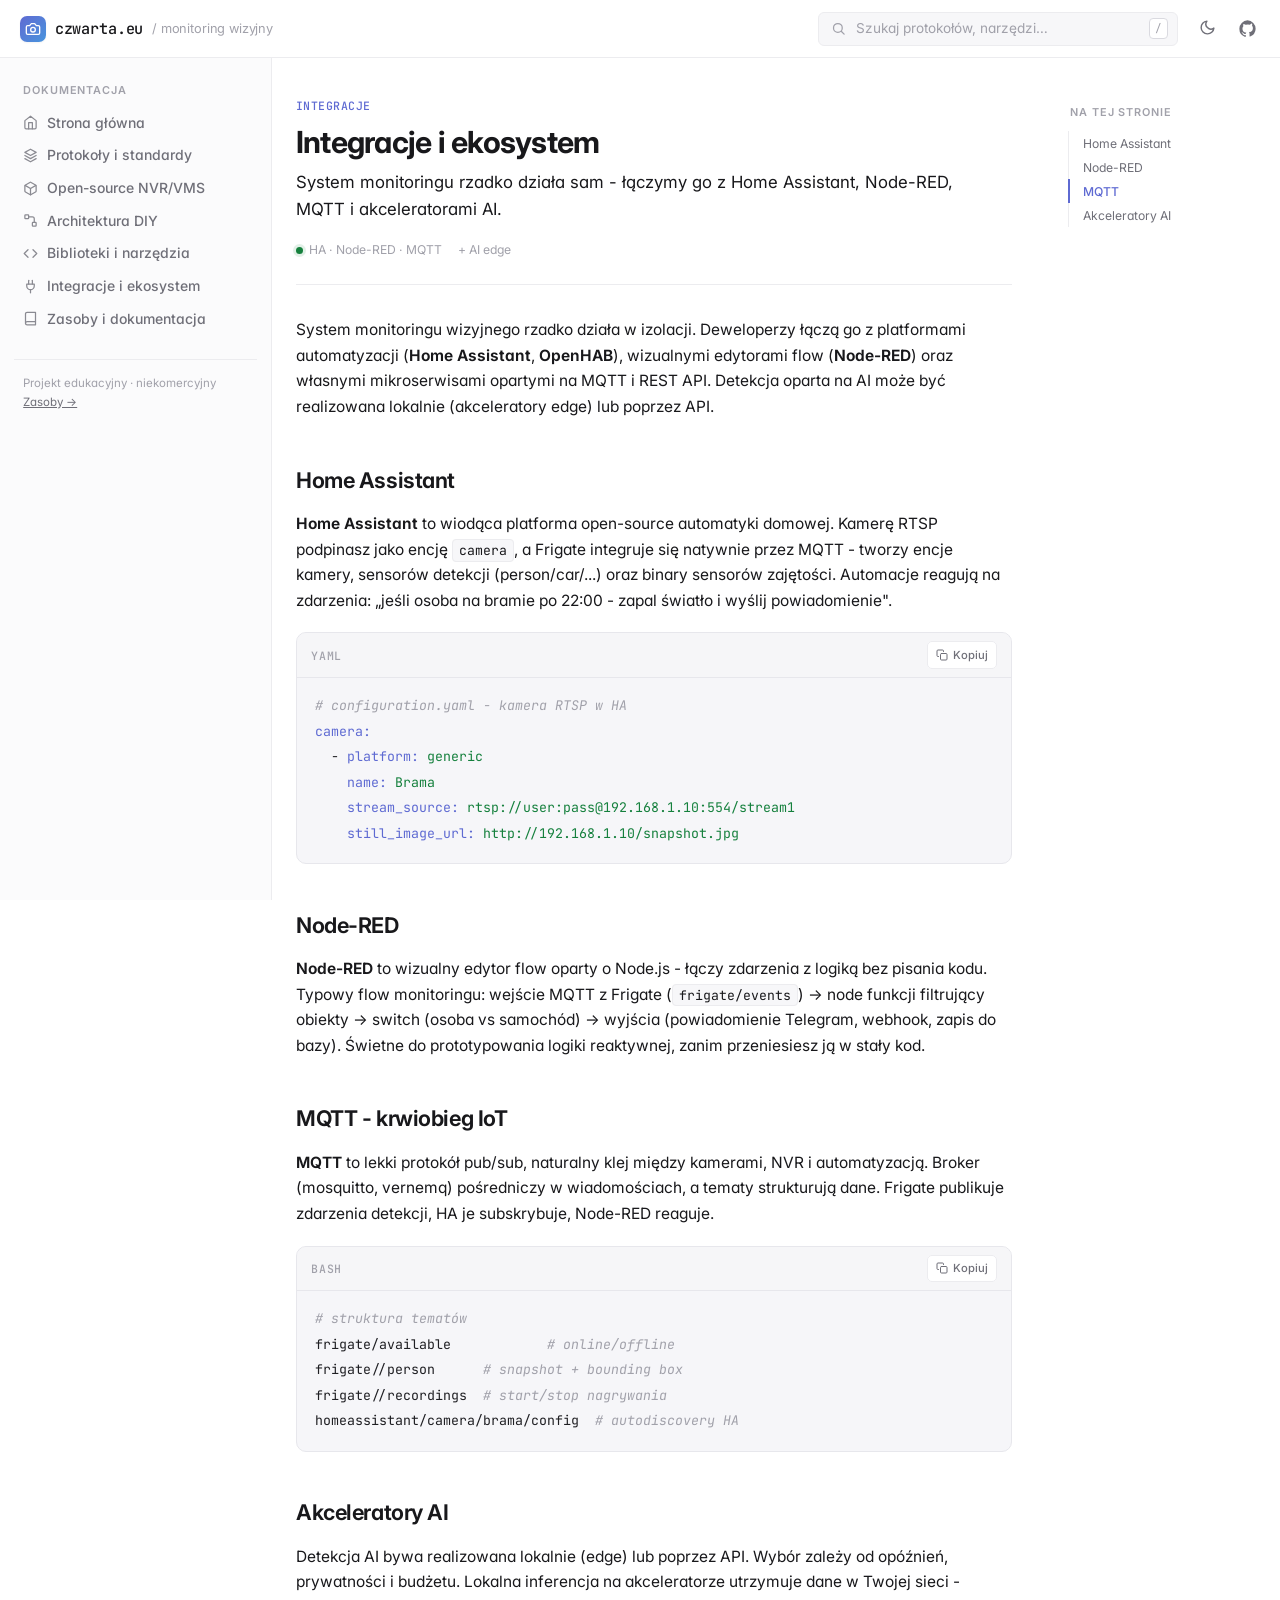
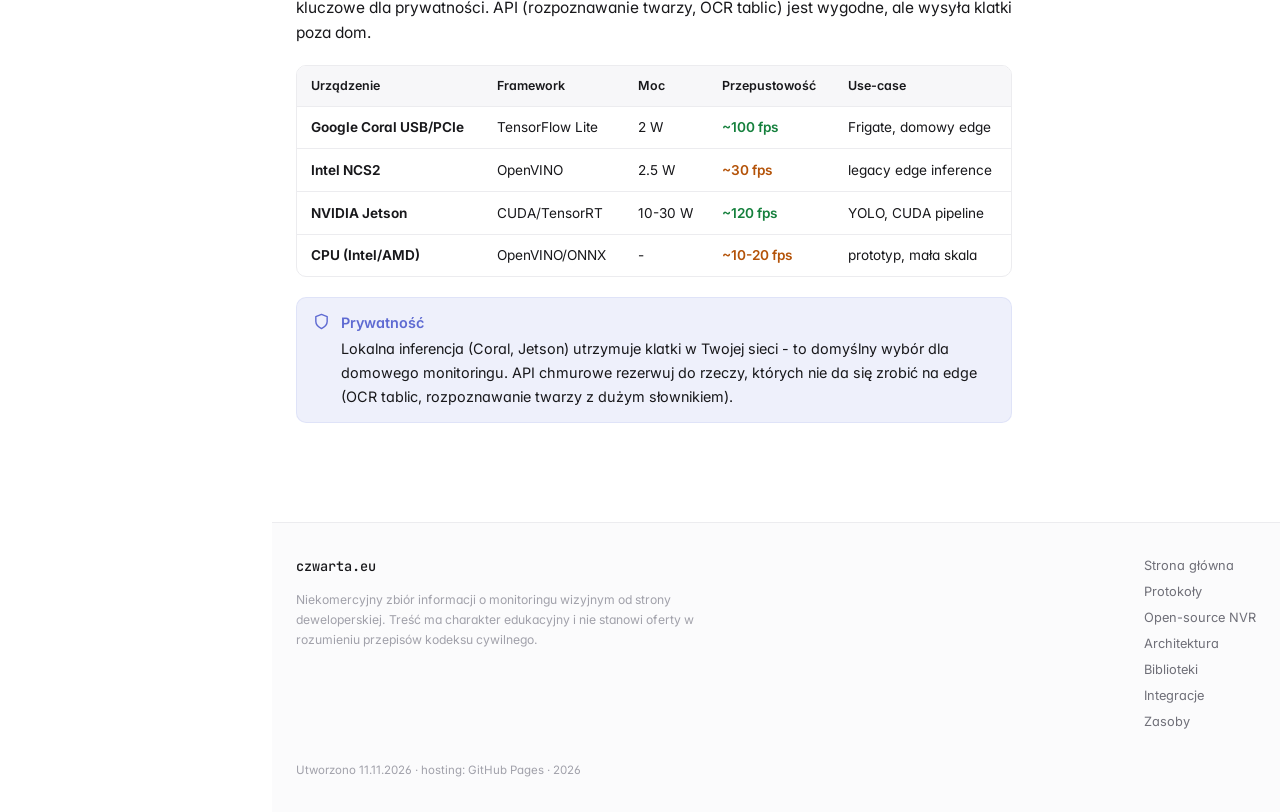
<file: integration.html>
<!DOCTYPE html>
<html lang="pl" data-theme="light">
<head>
<meta charset="UTF-8">
<meta name="viewport" content="width=device-width, initial-scale=1.0">
<title>Integracje monitoringu - Home Assistant, Node-RED, MQTT, AI</title>
<meta name="description" content="Integracje systemu monitoringu: Home Assistant, Node-RED, MQTT oraz akceleratory AI (Coral, Jetson, OpenVINO).">
<meta name="theme-color" content="#5e6ad2">
<meta property="og:title" content="Integracje monitoringu - Home Assistant, Node-RED, MQTT, AI">
<meta property="og:description" content="Integracje systemu monitoringu: Home Assistant, Node-RED, MQTT oraz akceleratory AI (Coral, Jetson, OpenVINO).">
<meta property="og:type" content="website">
<meta property="og:locale" content="pl_PL">
<link rel="stylesheet" href="./assets/style.css">
<link rel="icon" href="data:image/svg+xml,%3Csvg xmlns='http://www.w3.org/2000/svg' viewBox='0 0 24 24'%3E%3Crect width='24' height='24' rx='5' fill='%235e6ad2'/%3E%3Cpath d='M14.5 7h-4L8 9H6a1.5 1.5 0 0 0-1.5 1.5v5A1.5 1.5 0 0 0 6 17h12a1.5 1.5 0 0 0 1.5-1.5v-5A1.5 1.5 0 0 0 18 9h-2l-1.5-2Z' fill='none' stroke='white' stroke-width='1.5'/%3E%3Ccircle cx='12' cy='13' r='2.5' fill='none' stroke='white' stroke-width='1.5'/%3E%3C/svg%3E">
</head>
<body>
<a class="skip" href="#main">Przejdź do treści</a>
<header class="topbar">
  <button class="icon-btn menu-btn" data-menu-open aria-label="Otwórz menu" aria-expanded="false" aria-controls="sidebar"><svg viewBox="0 0 24 24" fill="none" stroke="currentColor" stroke-width="2" stroke-linecap="round"><path d="M3 6h18M3 12h18M3 18h18"/></svg></button>
  <a class="brand" href="./index.html" aria-label="czwarta.eu — strona główna">
    <span class="brand-mark" aria-hidden="true"><svg viewBox="0 0 24 24" fill="none" stroke="currentColor" stroke-width="2" stroke-linecap="round" stroke-linejoin="round"><path d="M14.5 4h-5L7 7H4a2 2 0 0 0-2 2v9a2 2 0 0 0 2 2h16a2 2 0 0 0 2-2V9a2 2 0 0 0-2-2h-3l-2.5-3Z"/><circle cx="12" cy="13" r="3.5"/></svg></span>
    <span class="brand-domain">czwarta.eu</span>
    <span class="brand-sub">/ monitoring wizyjny</span>
  </a>
  <span class="spacer"></span>
  <div class="search" data-search>
    <div class="search-field">
      <svg viewBox="0 0 24 24" fill="none" stroke="currentColor" stroke-width="2" stroke-linecap="round" stroke-linejoin="round"><circle cx="11" cy="11" r="7"/><path d="m21 21-4.3-4.3"/></svg>
      <input type="text" class="search-input" placeholder="Szukaj protokołów, narzędzi…" aria-label="Szukaj" autocomplete="off" spellcheck="false">
      <kbd class="search-kbd">/</kbd>
    </div>
    <div class="search-results" role="listbox" aria-label="Wyniki wyszukiwania"></div>
  </div>
  <div class="topbar-actions">
    <button class="icon-btn" data-theme-toggle aria-label="Przełącz motyw" title="Przełącz motyw (t)">
      <span class="moon"><svg viewBox="0 0 24 24" fill="none" stroke="currentColor" stroke-width="2" stroke-linecap="round" stroke-linejoin="round"><path d="M21 12.8A9 9 0 1 1 11.2 3 7 7 0 0 0 21 12.8Z"/></svg></span><span class="sun"><svg viewBox="0 0 24 24" fill="none" stroke="currentColor" stroke-width="2" stroke-linecap="round" stroke-linejoin="round"><circle cx="12" cy="12" r="4"/><path d="M12 2v2M12 20v2M4.9 4.9l1.4 1.4M17.7 17.7l1.4 1.4M2 12h2M20 12h2M4.9 19.1l1.4-1.4M17.7 6.3l1.4-1.4"/></svg></span>
    </button>
    <a class="icon-btn" href="https://github.com" target="_blank" rel="noopener" aria-label="Kod źródłowy na GitHub" title="GitHub"><svg viewBox="0 0 24 24" fill="currentColor"><path d="M12 .5A12 12 0 0 0 .5 12.5a12 12 0 0 0 8.2 11.4c.6.1.8-.3.8-.6v-2c-3.3.7-4-1.6-4-1.6-.6-1.4-1.3-1.8-1.3-1.8-1.1-.7.1-.7.1-.7 1.2.1 1.8 1.2 1.8 1.2 1.1 1.8 2.8 1.3 3.5 1 .1-.8.4-1.3.8-1.6-2.7-.3-5.5-1.3-5.5-5.9 0-1.3.5-2.4 1.2-3.2 0-.4-.5-1.6.2-3.2 0 0 1-.3 3.3 1.2a11.5 11.5 0 0 1 6 0C17.3 4.7 18.3 5 18.3 5c.7 1.6.2 2.8.1 3.2.8.8 1.2 1.9 1.2 3.2 0 4.6-2.8 5.6-5.5 5.9.4.4.8 1.1.8 2.2v3.3c0 .3.2.7.8.6A12 12 0 0 0 23.5 12.5 12 12 0 0 0 12 .5Z"/></svg></a>
  </div>
</header>
<div class="layout">
<aside class="sidebar" id="sidebar">
  <nav class="nav-section">
    <div class="nav-label">Dokumentacja</div>
    <a class="nav-link" href="./index.html"><span class="nav-ico" aria-hidden="true"><svg viewBox="0 0 24 24" fill="none" stroke="currentColor" stroke-width="2" stroke-linecap="round" stroke-linejoin="round"><path d="m3 9 9-7 9 7v11a2 2 0 0 1-2 2H5a2 2 0 0 1-2-2z"/><path d="M9 22V12h6v10"/></svg></span><span>Strona główna</span></a>
    <a class="nav-link" href="./protocols.html"><span class="nav-ico" aria-hidden="true"><svg viewBox="0 0 24 24" fill="none" stroke="currentColor" stroke-width="2" stroke-linecap="round" stroke-linejoin="round"><path d="m12 2 9 5-9 5-9-5 9-5Z"/><path d="m3 12 9 5 9-5"/><path d="m3 17 9 5 9-5"/></svg></span><span>Protokoły i standardy</span></a>
    <a class="nav-link" href="./oss.html"><span class="nav-ico" aria-hidden="true"><svg viewBox="0 0 24 24" fill="none" stroke="currentColor" stroke-width="2" stroke-linecap="round" stroke-linejoin="round"><path d="M21 8a2 2 0 0 0-1-1.73l-7-4a2 2 0 0 0-2 0l-7 4A2 2 0 0 0 3 8v8a2 2 0 0 0 1 1.73l7 4a2 2 0 0 0 2 0l7-4A2 2 0 0 0 21 16Z"/><path d="m3.3 7 8.7 5 8.7-5"/><path d="M12 22V12"/></svg></span><span>Open-source NVR/VMS</span></a>
    <a class="nav-link" href="./architecture.html"><span class="nav-ico" aria-hidden="true"><svg viewBox="0 0 24 24" fill="none" stroke="currentColor" stroke-width="2" stroke-linecap="round" stroke-linejoin="round"><rect x="3" y="3" width="6" height="6" rx="1"/><rect x="15" y="15" width="6" height="6" rx="1"/><path d="M9 6h6a3 3 0 0 1 3 3v6"/></svg></span><span>Architektura DIY</span></a>
    <a class="nav-link" href="./libraries.html"><span class="nav-ico" aria-hidden="true"><svg viewBox="0 0 24 24" fill="none" stroke="currentColor" stroke-width="2" stroke-linecap="round" stroke-linejoin="round"><polyline points="16 18 22 12 16 6"/><polyline points="8 6 2 12 8 18"/></svg></span><span>Biblioteki i narzędzia</span></a>
    <a class="nav-link" href="./integration.html"><span class="nav-ico" aria-hidden="true"><svg viewBox="0 0 24 24" fill="none" stroke="currentColor" stroke-width="2" stroke-linecap="round" stroke-linejoin="round"><path d="M12 22v-5"/><path d="M9 8V2"/><path d="M15 8V2"/><path d="M18 8v3a6 6 0 0 1-12 0V8Z"/></svg></span><span>Integracje i ekosystem</span></a>
    <a class="nav-link" href="./resources.html"><span class="nav-ico" aria-hidden="true"><svg viewBox="0 0 24 24" fill="none" stroke="currentColor" stroke-width="2" stroke-linecap="round" stroke-linejoin="round"><path d="M4 19.5A2.5 2.5 0 0 1 6.5 17H20"/><path d="M6.5 2H20v20H6.5A2.5 2.5 0 0 1 4 19.5v-15A2.5 2.5 0 0 1 6.5 2Z"/></svg></span><span>Zasoby i dokumentacja</span></a>
  </nav>
  <div class="sidebar-foot">
    Projekt edukacyjny · niekomercyjny<br>
    <a href="./resources.html">Zasoby →</a>
  </div>
</aside>
<div class="sidebar-overlay" data-menu-close aria-hidden="true"></div>
  <div class="main" id="main">
    <div class="main-inner">
      <div class="content">
        <div class="page-head">
          <div class="page-eyebrow">Integracje</div>
          <h1 class="page-title">Integracje i ekosystem</h1>
          <p class="page-lead">System monitoringu rzadko działa sam - łączymy go z Home Assistant, Node-RED, MQTT i akceleratorami AI.</p>
          <div class="page-meta"><span><span class="dot"></span> HA · Node-RED · MQTT</span><span><span>+ AI edge</span></span></div>
        </div>
<p>System monitoringu wizyjnego rzadko działa w izolacji. Deweloperzy łączą go z platformami automatyzacji (<strong>Home Assistant</strong>, <strong>OpenHAB</strong>), wizualnymi edytorami flow (<strong>Node-RED</strong>) oraz własnymi mikroserwisami opartymi na MQTT i REST API. Detekcja oparta na AI może być realizowana lokalnie (akceleratory edge) lub poprzez API.</p>

<h2 id="home-assistant">Home Assistant <a class="anchor" href="#home-assistant">#</a></h2>
<p><strong>Home Assistant</strong> to wiodąca platforma open-source automatyki domowej. Kamerę RTSP podpinasz jako encję <code>camera</code>, a Frigate integruje się natywnie przez MQTT - tworzy encje kamery, sensorów detekcji (person/car/...) oraz binary sensorów zajętości. Automacje reagują na zdarzenia: „jeśli osoba na bramie po 22:00 - zapal światło i wyślij powiadomienie".</p>
<div class="code-block"><div class="code-head"><span class="code-lang">yaml</span></div><pre><code><span class="tok-c"># configuration.yaml - kamera RTSP w HA</span>
<span class="tok-k">camera:</span>
  - <span class="tok-k">platform:</span> <span class="tok-s">generic</span>
    <span class="tok-k">name:</span> <span class="tok-s">Brama</span>
    <span class="tok-k">stream_source:</span> <span class="tok-s">rtsp://user:pass@192.168.1.10:554/stream1</span>
    <span class="tok-k">still_image_url:</span> <span class="tok-s">http://192.168.1.10/snapshot.jpg</span></code></pre></div>

<h2 id="node-red">Node-RED <a class="anchor" href="#node-red">#</a></h2>
<p><strong>Node-RED</strong> to wizualny edytor flow oparty o Node.js - łączy zdarzenia z logiką bez pisania kodu. Typowy flow monitoringu: wejście MQTT z Frigate (<code>frigate/events</code>) → node funkcji filtrujący obiekty → switch (osoba vs samochód) → wyjścia (powiadomienie Telegram, webhook, zapis do bazy). Świetne do prototypowania logiki reaktywnej, zanim przeniesiesz ją w stały kod.</p>

<h2 id="mqtt">MQTT - krwiobieg IoT <a class="anchor" href="#mqtt">#</a></h2>
<p><strong>MQTT</strong> to lekki protokół pub/sub, naturalny klej między kamerami, NVR i automatyzacją. Broker (mosquitto, vernemq) pośredniczy w wiadomościach, a tematy strukturują dane. Frigate publikuje zdarzenia detekcji, HA je subskrybuje, Node-RED reaguje.</p>
<div class="code-block"><div class="code-head"><span class="code-lang">bash</span></div><pre><code><span class="tok-c"># struktura tematów</span>
frigate/available            <span class="tok-c"># online/offline</span>
frigate/<camera>/person      <span class="tok-c"># snapshot + bounding box</span>
frigate/<camera>/recordings  <span class="tok-c"># start/stop nagrywania</span>
homeassistant/camera/brama/config  <span class="tok-c"># autodiscovery HA</span></code></pre></div>

<h2 id="ai">Akceleratory AI <a class="anchor" href="#ai">#</a></h2>
<p>Detekcja AI bywa realizowana lokalnie (edge) lub poprzez API. Wybór zależy od opóźnień, prywatności i budżetu. Lokalna inferencja na akceleratorze utrzymuje dane w Twojej sieci - kluczowe dla prywatności. API (rozpoznawanie twarzy, OCR tablic) jest wygodne, ale wysyła klatki poza dom.</p>
<div class="table-wrap"><table>
<thead><tr><th>Urządzenie</th><th>Framework</th><th>Moc</th><th>Przepustowość</th><th>Use-case</th></tr></thead>
<tbody>
<tr><td><strong>Google Coral USB/PCIe</strong></td><td>TensorFlow Lite</td><td>2 W</td><td class="t-yes">~100 fps</td><td>Frigate, domowy edge</td></tr>
<tr><td><strong>Intel NCS2</strong></td><td>OpenVINO</td><td>2.5 W</td><td class="t-mid">~30 fps</td><td>legacy edge inference</td></tr>
<tr><td><strong>NVIDIA Jetson</strong></td><td>CUDA/TensorRT</td><td>10-30 W</td><td class="t-yes">~120 fps</td><td>YOLO, CUDA pipeline</td></tr>
<tr><td><strong>CPU (Intel/AMD)</strong></td><td>OpenVINO/ONNX</td><td>-</td><td class="t-mid">~10-20 fps</td><td>prototyp, mała skala</td></tr>
</tbody></table></div>
<div class="callout callout-note"><span class="callout-ico" aria-hidden="true"><svg viewBox="0 0 24 24" fill="none" stroke="currentColor" stroke-width="2" stroke-linecap="round" stroke-linejoin="round"><path d="M12 22s8-4 8-10V5l-8-3-8 3v7c0 6 8 10 8 10Z"/></svg></span><div class="callout-body"><div class="callout-title">Prywatność</div><p>Lokalna inferencja (Coral, Jetson) utrzymuje klatki w Twojej sieci - to domyślny wybór dla domowego monitoringu. API chmurowe rezerwuj do rzeczy, których nie da się zrobić na edge (OCR tablic, rozpoznawanie twarzy z dużym słownikiem).</p></div></div>

      </div>
<aside class="toc" data-toc aria-label="Spis treści">
  <div class="toc-label">Na tej stronie</div>
  <ul>
      <li><a href="#home-assistant">Home Assistant</a></li>
      <li><a href="#node-red">Node-RED</a></li>
      <li><a href="#mqtt">MQTT</a></li>
      <li><a href="#ai">Akceleratory AI</a></li>
  </ul>
</aside>

    </div>
  </div>
</div>
<div data-footer-placeholder aria-busy="true"></div>
<script src="./assets/app.js"></script>
</body>
</html>
</file>
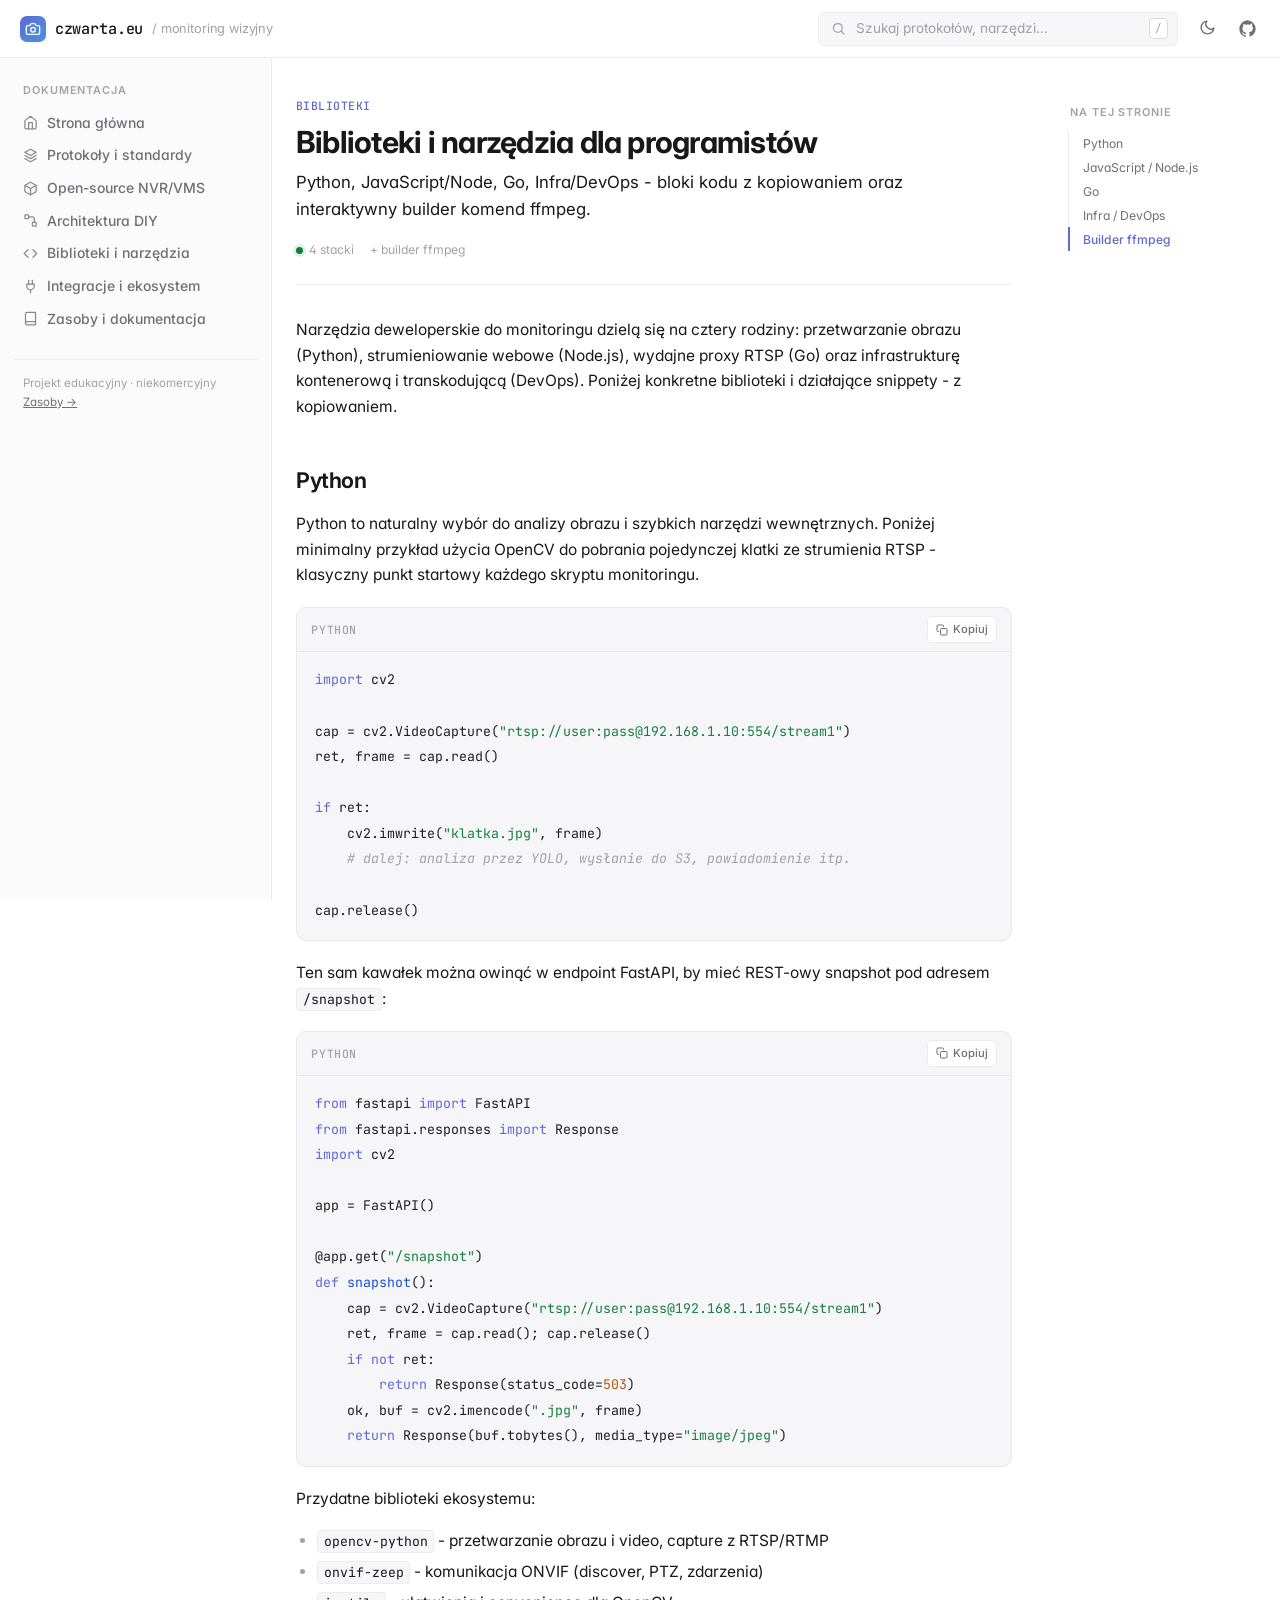
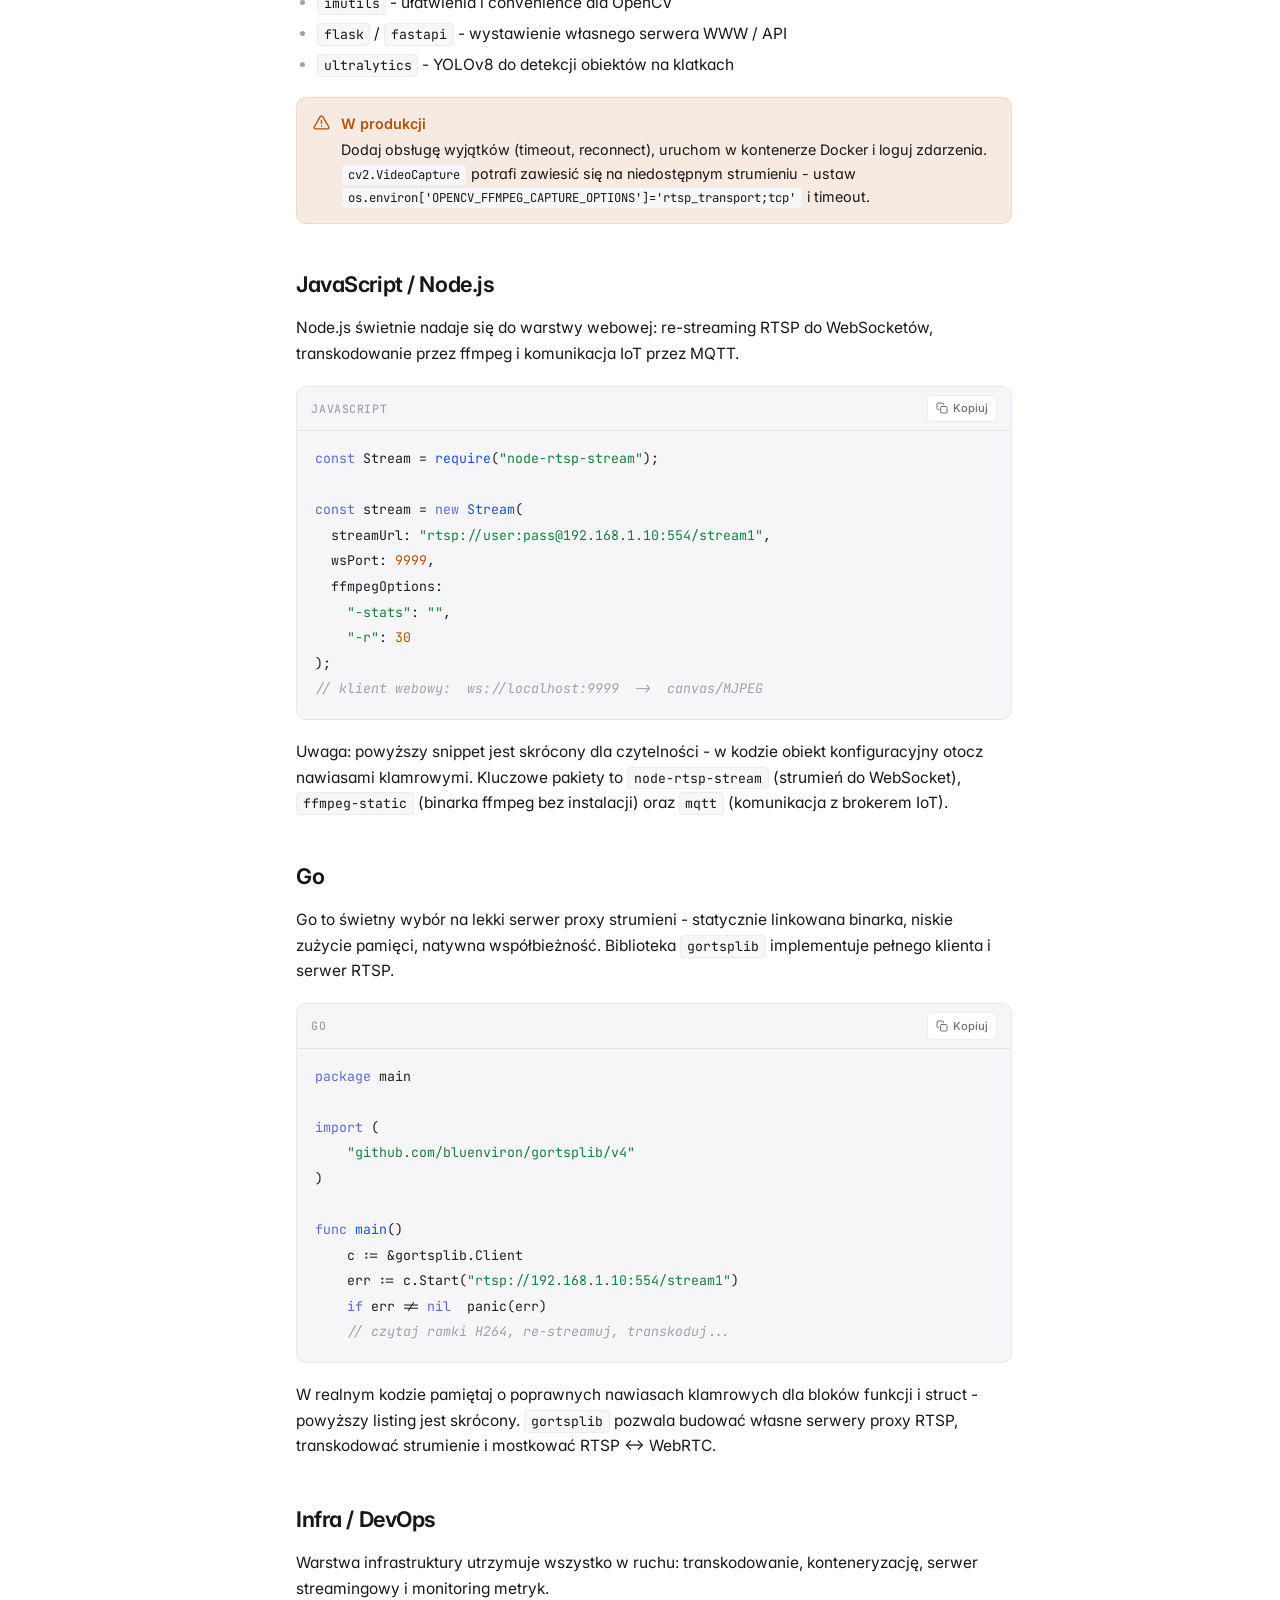
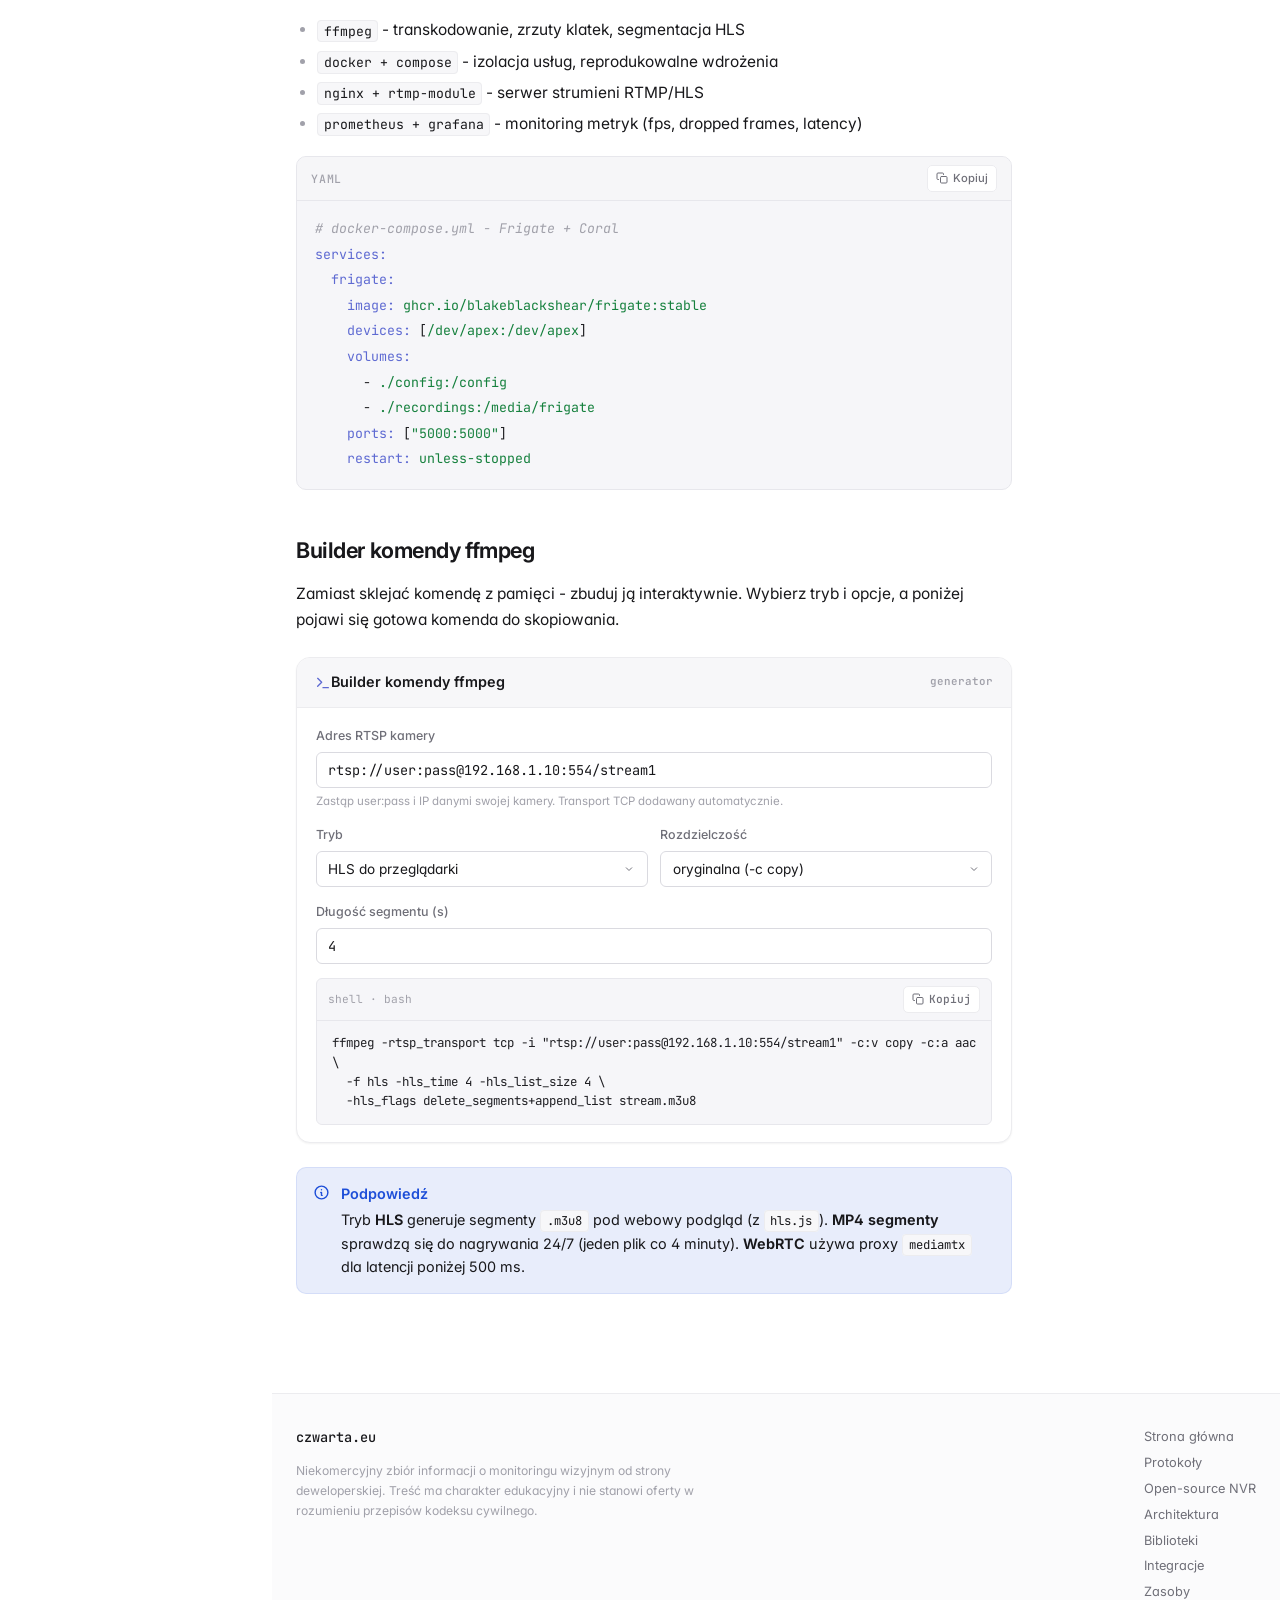
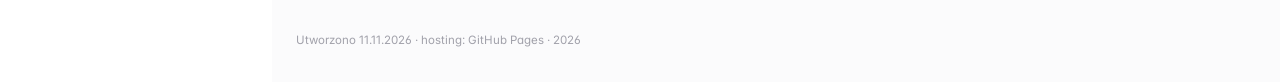
<file: libraries.html>
<!DOCTYPE html>
<html lang="pl" data-theme="light">
<head>
<meta charset="UTF-8">
<meta name="viewport" content="width=device-width, initial-scale=1.0">
<title>Biblioteki i narzędzia - Python, Node.js, Go, DevOps + builder ffmpeg</title>
<meta name="description" content="Biblioteki deweloperskie do monitoringu: Python/OpenCV, Node.js, Go, DevOps + interaktywny builder komend ffmpeg.">
<meta name="theme-color" content="#5e6ad2">
<meta property="og:title" content="Biblioteki i narzędzia - Python, Node.js, Go, DevOps + builder ffmpeg">
<meta property="og:description" content="Biblioteki deweloperskie do monitoringu: Python/OpenCV, Node.js, Go, DevOps + interaktywny builder komend ffmpeg.">
<meta property="og:type" content="website">
<meta property="og:locale" content="pl_PL">
<link rel="stylesheet" href="./assets/style.css">
<link rel="icon" href="data:image/svg+xml,%3Csvg xmlns='http://www.w3.org/2000/svg' viewBox='0 0 24 24'%3E%3Crect width='24' height='24' rx='5' fill='%235e6ad2'/%3E%3Cpath d='M14.5 7h-4L8 9H6a1.5 1.5 0 0 0-1.5 1.5v5A1.5 1.5 0 0 0 6 17h12a1.5 1.5 0 0 0 1.5-1.5v-5A1.5 1.5 0 0 0 18 9h-2l-1.5-2Z' fill='none' stroke='white' stroke-width='1.5'/%3E%3Ccircle cx='12' cy='13' r='2.5' fill='none' stroke='white' stroke-width='1.5'/%3E%3C/svg%3E">
</head>
<body>
<a class="skip" href="#main">Przejdź do treści</a>
<header class="topbar">
  <button class="icon-btn menu-btn" data-menu-open aria-label="Otwórz menu" aria-expanded="false" aria-controls="sidebar"><svg viewBox="0 0 24 24" fill="none" stroke="currentColor" stroke-width="2" stroke-linecap="round"><path d="M3 6h18M3 12h18M3 18h18"/></svg></button>
  <a class="brand" href="./index.html" aria-label="czwarta.eu — strona główna">
    <span class="brand-mark" aria-hidden="true"><svg viewBox="0 0 24 24" fill="none" stroke="currentColor" stroke-width="2" stroke-linecap="round" stroke-linejoin="round"><path d="M14.5 4h-5L7 7H4a2 2 0 0 0-2 2v9a2 2 0 0 0 2 2h16a2 2 0 0 0 2-2V9a2 2 0 0 0-2-2h-3l-2.5-3Z"/><circle cx="12" cy="13" r="3.5"/></svg></span>
    <span class="brand-domain">czwarta.eu</span>
    <span class="brand-sub">/ monitoring wizyjny</span>
  </a>
  <span class="spacer"></span>
  <div class="search" data-search>
    <div class="search-field">
      <svg viewBox="0 0 24 24" fill="none" stroke="currentColor" stroke-width="2" stroke-linecap="round" stroke-linejoin="round"><circle cx="11" cy="11" r="7"/><path d="m21 21-4.3-4.3"/></svg>
      <input type="text" class="search-input" placeholder="Szukaj protokołów, narzędzi…" aria-label="Szukaj" autocomplete="off" spellcheck="false">
      <kbd class="search-kbd">/</kbd>
    </div>
    <div class="search-results" role="listbox" aria-label="Wyniki wyszukiwania"></div>
  </div>
  <div class="topbar-actions">
    <button class="icon-btn" data-theme-toggle aria-label="Przełącz motyw" title="Przełącz motyw (t)">
      <span class="moon"><svg viewBox="0 0 24 24" fill="none" stroke="currentColor" stroke-width="2" stroke-linecap="round" stroke-linejoin="round"><path d="M21 12.8A9 9 0 1 1 11.2 3 7 7 0 0 0 21 12.8Z"/></svg></span><span class="sun"><svg viewBox="0 0 24 24" fill="none" stroke="currentColor" stroke-width="2" stroke-linecap="round" stroke-linejoin="round"><circle cx="12" cy="12" r="4"/><path d="M12 2v2M12 20v2M4.9 4.9l1.4 1.4M17.7 17.7l1.4 1.4M2 12h2M20 12h2M4.9 19.1l1.4-1.4M17.7 6.3l1.4-1.4"/></svg></span>
    </button>
    <a class="icon-btn" href="https://github.com" target="_blank" rel="noopener" aria-label="Kod źródłowy na GitHub" title="GitHub"><svg viewBox="0 0 24 24" fill="currentColor"><path d="M12 .5A12 12 0 0 0 .5 12.5a12 12 0 0 0 8.2 11.4c.6.1.8-.3.8-.6v-2c-3.3.7-4-1.6-4-1.6-.6-1.4-1.3-1.8-1.3-1.8-1.1-.7.1-.7.1-.7 1.2.1 1.8 1.2 1.8 1.2 1.1 1.8 2.8 1.3 3.5 1 .1-.8.4-1.3.8-1.6-2.7-.3-5.5-1.3-5.5-5.9 0-1.3.5-2.4 1.2-3.2 0-.4-.5-1.6.2-3.2 0 0 1-.3 3.3 1.2a11.5 11.5 0 0 1 6 0C17.3 4.7 18.3 5 18.3 5c.7 1.6.2 2.8.1 3.2.8.8 1.2 1.9 1.2 3.2 0 4.6-2.8 5.6-5.5 5.9.4.4.8 1.1.8 2.2v3.3c0 .3.2.7.8.6A12 12 0 0 0 23.5 12.5 12 12 0 0 0 12 .5Z"/></svg></a>
  </div>
</header>
<div class="layout">
<aside class="sidebar" id="sidebar">
  <nav class="nav-section">
    <div class="nav-label">Dokumentacja</div>
    <a class="nav-link" href="./index.html"><span class="nav-ico" aria-hidden="true"><svg viewBox="0 0 24 24" fill="none" stroke="currentColor" stroke-width="2" stroke-linecap="round" stroke-linejoin="round"><path d="m3 9 9-7 9 7v11a2 2 0 0 1-2 2H5a2 2 0 0 1-2-2z"/><path d="M9 22V12h6v10"/></svg></span><span>Strona główna</span></a>
    <a class="nav-link" href="./protocols.html"><span class="nav-ico" aria-hidden="true"><svg viewBox="0 0 24 24" fill="none" stroke="currentColor" stroke-width="2" stroke-linecap="round" stroke-linejoin="round"><path d="m12 2 9 5-9 5-9-5 9-5Z"/><path d="m3 12 9 5 9-5"/><path d="m3 17 9 5 9-5"/></svg></span><span>Protokoły i standardy</span></a>
    <a class="nav-link" href="./oss.html"><span class="nav-ico" aria-hidden="true"><svg viewBox="0 0 24 24" fill="none" stroke="currentColor" stroke-width="2" stroke-linecap="round" stroke-linejoin="round"><path d="M21 8a2 2 0 0 0-1-1.73l-7-4a2 2 0 0 0-2 0l-7 4A2 2 0 0 0 3 8v8a2 2 0 0 0 1 1.73l7 4a2 2 0 0 0 2 0l7-4A2 2 0 0 0 21 16Z"/><path d="m3.3 7 8.7 5 8.7-5"/><path d="M12 22V12"/></svg></span><span>Open-source NVR/VMS</span></a>
    <a class="nav-link" href="./architecture.html"><span class="nav-ico" aria-hidden="true"><svg viewBox="0 0 24 24" fill="none" stroke="currentColor" stroke-width="2" stroke-linecap="round" stroke-linejoin="round"><rect x="3" y="3" width="6" height="6" rx="1"/><rect x="15" y="15" width="6" height="6" rx="1"/><path d="M9 6h6a3 3 0 0 1 3 3v6"/></svg></span><span>Architektura DIY</span></a>
    <a class="nav-link" href="./libraries.html"><span class="nav-ico" aria-hidden="true"><svg viewBox="0 0 24 24" fill="none" stroke="currentColor" stroke-width="2" stroke-linecap="round" stroke-linejoin="round"><polyline points="16 18 22 12 16 6"/><polyline points="8 6 2 12 8 18"/></svg></span><span>Biblioteki i narzędzia</span></a>
    <a class="nav-link" href="./integration.html"><span class="nav-ico" aria-hidden="true"><svg viewBox="0 0 24 24" fill="none" stroke="currentColor" stroke-width="2" stroke-linecap="round" stroke-linejoin="round"><path d="M12 22v-5"/><path d="M9 8V2"/><path d="M15 8V2"/><path d="M18 8v3a6 6 0 0 1-12 0V8Z"/></svg></span><span>Integracje i ekosystem</span></a>
    <a class="nav-link" href="./resources.html"><span class="nav-ico" aria-hidden="true"><svg viewBox="0 0 24 24" fill="none" stroke="currentColor" stroke-width="2" stroke-linecap="round" stroke-linejoin="round"><path d="M4 19.5A2.5 2.5 0 0 1 6.5 17H20"/><path d="M6.5 2H20v20H6.5A2.5 2.5 0 0 1 4 19.5v-15A2.5 2.5 0 0 1 6.5 2Z"/></svg></span><span>Zasoby i dokumentacja</span></a>
  </nav>
  <div class="sidebar-foot">
    Projekt edukacyjny · niekomercyjny<br>
    <a href="./resources.html">Zasoby →</a>
  </div>
</aside>
<div class="sidebar-overlay" data-menu-close aria-hidden="true"></div>
  <div class="main" id="main">
    <div class="main-inner">
      <div class="content">
        <div class="page-head">
          <div class="page-eyebrow">Biblioteki</div>
          <h1 class="page-title">Biblioteki i narzędzia dla programistów</h1>
          <p class="page-lead">Python, JavaScript/Node, Go, Infra/DevOps - bloki kodu z kopiowaniem oraz interaktywny builder komend ffmpeg.</p>
          <div class="page-meta"><span><span class="dot"></span> 4 stacki</span><span><span>+ builder ffmpeg</span></span></div>
        </div>
<p>Narzędzia deweloperskie do monitoringu dzielą się na cztery rodziny: przetwarzanie obrazu (Python), strumieniowanie webowe (Node.js), wydajne proxy RTSP (Go) oraz infrastrukturę kontenerową i transkodującą (DevOps). Poniżej konkretne biblioteki i działające snippety - z kopiowaniem.</p>

<h2 id="python">Python <a class="anchor" href="#python">#</a></h2>
<p>Python to naturalny wybór do analizy obrazu i szybkich narzędzi wewnętrznych. Poniżej minimalny przykład użycia OpenCV do pobrania pojedynczej klatki ze strumienia RTSP - klasyczny punkt startowy każdego skryptu monitoringu.</p>
<div class="code-block"><div class="code-head"><span class="code-lang">python</span></div><pre><code><span class="tok-k">import</span> cv2

cap = cv2.VideoCapture(<span class="tok-s">"rtsp://user:pass@192.168.1.10:554/stream1"</span>)
ret, frame = cap.read()

<span class="tok-k">if</span> ret:
    cv2.imwrite(<span class="tok-s">"klatka.jpg"</span>, frame)
    <span class="tok-c"># dalej: analiza przez YOLO, wysłanie do S3, powiadomienie itp.</span>

cap.release()</code></pre></div>
<p>Ten sam kawałek można owinąć w endpoint FastAPI, by mieć REST-owy snapshot pod adresem <code>/snapshot</code>:</p>
<div class="code-block"><div class="code-head"><span class="code-lang">python</span></div><pre><code><span class="tok-k">from</span> fastapi <span class="tok-k">import</span> FastAPI
<span class="tok-k">from</span> fastapi.responses <span class="tok-k">import</span> Response
<span class="tok-k">import</span> cv2

app = FastAPI()

@app.get(<span class="tok-s">"/snapshot"</span>)
<span class="tok-k">def</span> <span class="tok-f">snapshot</span>():
    cap = cv2.VideoCapture(<span class="tok-s">"rtsp://user:pass@192.168.1.10:554/stream1"</span>)
    ret, frame = cap.read(); cap.release()
    <span class="tok-k">if not</span> ret:
        <span class="tok-k">return</span> Response(status_code=<span class="tok-n">503</span>)
    ok, buf = cv2.imencode(<span class="tok-s">".jpg"</span>, frame)
    <span class="tok-k">return</span> Response(buf.tobytes(), media_type=<span class="tok-s">"image/jpeg"</span>)</code></pre></div>
<p>Przydatne biblioteki ekosystemu:</p>
<ul>
  <li><code>opencv-python</code> - przetwarzanie obrazu i video, capture z RTSP/RTMP</li>
  <li><code>onvif-zeep</code> - komunikacja ONVIF (discover, PTZ, zdarzenia)</li>
  <li><code>imutils</code> - ułatwienia i convenience dla OpenCV</li>
  <li><code>flask</code> / <code>fastapi</code> - wystawienie własnego serwera WWW / API</li>
  <li><code>ultralytics</code> - YOLOv8 do detekcji obiektów na klatkach</li>
</ul>
<div class="callout callout-warn"><span class="callout-ico" aria-hidden="true"><svg viewBox="0 0 24 24" fill="none" stroke="currentColor" stroke-width="2" stroke-linecap="round" stroke-linejoin="round"><path d="M10.3 3.6 1.8 18a2 2 0 0 0 1.7 3h17a2 2 0 0 0 1.7-3L13.7 3.6a2 2 0 0 0-3.4 0Z"/><path d="M12 9v4M12 17h.01"/></svg></span><div class="callout-body"><div class="callout-title">W produkcji</div><p>Dodaj obsługę wyjątków (timeout, reconnect), uruchom w kontenerze Docker i loguj zdarzenia. <code>cv2.VideoCapture</code> potrafi zawiesić się na niedostępnym strumieniu - ustaw <code>os.environ['OPENCV_FFMPEG_CAPTURE_OPTIONS']='rtsp_transport;tcp'</code> i timeout.</p></div></div>

<h2 id="node">JavaScript / Node.js <a class="anchor" href="#node">#</a></h2>
<p>Node.js świetnie nadaje się do warstwy webowej: re-streaming RTSP do WebSocketów, transkodowanie przez ffmpeg i komunikacja IoT przez MQTT.</p>
<div class="code-block"><div class="code-head"><span class="code-lang">javascript</span></div><pre><code><span class="tok-k">const</span> Stream = <span class="tok-f">require</span>(<span class="tok-s">"node-rtsp-stream"</span>);

<span class="tok-k">const</span> stream = <span class="tok-k">new</span> <span class="tok-f">Stream</span>(
  streamUrl: <span class="tok-s">"rtsp://user:pass@192.168.1.10:554/stream1"</span>,
  wsPort: <span class="tok-n">9999</span>,
  ffmpegOptions: 
    <span class="tok-s">"-stats"</span>: <span class="tok-s">""</span>,
    <span class="tok-s">"-r"</span>: <span class="tok-n">30</span>
);
<span class="tok-c">// klient webowy:  ws://localhost:9999  ->  canvas/MJPEG</span></code></pre></div>
<p>Uwaga: powyższy snippet jest skrócony dla czytelności - w kodzie obiekt konfiguracyjny otocz nawiasami klamrowymi. Kluczowe pakiety to <code>node-rtsp-stream</code> (strumień do WebSocket), <code>ffmpeg-static</code> (binarka ffmpeg bez instalacji) oraz <code>mqtt</code> (komunikacja z brokerem IoT).</p>

<h2 id="go">Go <a class="anchor" href="#go">#</a></h2>
<p>Go to świetny wybór na lekki serwer proxy strumieni - statycznie linkowana binarka, niskie zużycie pamięci, natywna współbieżność. Biblioteka <code>gortsplib</code> implementuje pełnego klienta i serwer RTSP.</p>
<div class="code-block"><div class="code-head"><span class="code-lang">go</span></div><pre><code><span class="tok-k">package</span> main

<span class="tok-k">import</span> (
    <span class="tok-s">"github.com/bluenviron/gortsplib/v4"</span>
)

<span class="tok-k">func</span> <span class="tok-f">main</span>()
    c := &gortsplib.Client
    err := c.Start(<span class="tok-s">"rtsp://192.168.1.10:554/stream1"</span>)
    <span class="tok-k">if</span> err != <span class="tok-k">nil</span>  panic(err) 
    <span class="tok-c">// czytaj ramki H264, re-streamuj, transkoduj...</span></code></pre></div>
<p>W realnym kodzie pamiętaj o poprawnych nawiasach klamrowych dla bloków funkcji i struct - powyższy listing jest skrócony. <code>gortsplib</code> pozwala budować własne serwery proxy RTSP, transkodować strumienie i mostkować RTSP ↔ WebRTC.</p>

<h2 id="devops">Infra / DevOps <a class="anchor" href="#devops">#</a></h2>
<p>Warstwa infrastruktury utrzymuje wszystko w ruchu: transkodowanie, konteneryzację, serwer streamingowy i monitoring metryk.</p>
<ul>
  <li><code>ffmpeg</code> - transkodowanie, zrzuty klatek, segmentacja HLS</li>
  <li><code>docker + compose</code> - izolacja usług, reprodukowalne wdrożenia</li>
  <li><code>nginx + rtmp-module</code> - serwer strumieni RTMP/HLS</li>
  <li><code>prometheus + grafana</code> - monitoring metryk (fps, dropped frames, latency)</li>
</ul>
<div class="code-block"><div class="code-head"><span class="code-lang">yaml</span></div><pre><code><span class="tok-c"># docker-compose.yml - Frigate + Coral</span>
<span class="tok-k">services:</span>
  <span class="tok-k">frigate:</span>
    <span class="tok-k">image:</span> <span class="tok-s">ghcr.io/blakeblackshear/frigate:stable</span>
    <span class="tok-k">devices:</span> [<span class="tok-s">/dev/apex:/dev/apex</span>]
    <span class="tok-k">volumes:</span>
      - <span class="tok-s">./config:/config</span>
      - <span class="tok-s">./recordings:/media/frigate</span>
    <span class="tok-k">ports:</span> [<span class="tok-s">"5000:5000"</span>]
    <span class="tok-k">restart:</span> <span class="tok-s">unless-stopped</span></code></pre></div>

<h2 id="builder">Builder komendy ffmpeg <a class="anchor" href="#builder">#</a></h2>
<p>Zamiast sklejać komendę z pamięci - zbuduj ją interaktywnie. Wybierz tryb i opcje, a poniżej pojawi się gotowa komenda do skopiowania.</p>
<div class="widget" data-builder><div class="widget-head"><span class="widget-ico"><svg viewBox="0 0 24 24" fill="none" stroke="currentColor" stroke-width="2" stroke-linecap="round" stroke-linejoin="round"><polyline points="4 17 10 11 4 5"/><line x1="12" y1="19" x2="20" y2="19"/></svg></span> Builder komendy ffmpeg <span class="widget-tag">generator</span></div><div class="widget-body"><div class="field"><label for="b-url">Adres RTSP kamery</label><input class="input" id="b-url" name="url" value="rtsp://user:pass@192.168.1.10:554/stream1" spellcheck="false"><div class="hint">Zastąp user:pass i IP danymi swojej kamery. Transport TCP dodawany automatycznie.</div></div><div class="field-row"><div class="field"><label for="b-mode">Tryb</label><select class="select" id="b-mode" name="mode"><option value="snapshot">Zrzut klatki (JPG)</option><option value="hls" selected>HLS do przeglądarki</option><option value="mp4">Nagrywanie MP4 (segmenty)</option><option value="png">Klatka PNG (fps=1)</option><option value="webrtc">WebRTC (WHIP)</option></select></div><div class="field" data-field-res><label for="b-res">Rozdzielczość</label><select class="select" id="b-res" name="res"><option value="">oryginalna (-c copy)</option><option value="720">720p</option><option value="1080">1080p</option><option value="480">480p</option></select></div></div><div class="field" data-field-seg><label for="b-seg">Długość segmentu (s)</label><input class="input" id="b-seg" name="seg" type="number" value="4" min="1" max="60"></div><div class="output"><div class="output-head"><span>shell · bash</span><span data-output-copy></span></div><pre data-output></pre></div></div></div>
<div class="callout callout-info"><span class="callout-ico" aria-hidden="true"><svg viewBox="0 0 24 24" fill="none" stroke="currentColor" stroke-width="2" stroke-linecap="round" stroke-linejoin="round"><circle cx="12" cy="12" r="9"/><path d="M12 8h.01M11 12h1v4h1"/></svg></span><div class="callout-body"><div class="callout-title">Podpowiedź</div><p>Tryb <strong>HLS</strong> generuje segmenty <code>.m3u8</code> pod webowy podgląd (z <code>hls.js</code>). <strong>MP4 segmenty</strong> sprawdzą się do nagrywania 24/7 (jeden plik co 4 minuty). <strong>WebRTC</strong> używa proxy <code>mediamtx</code> dla latencji poniżej 500 ms.</p></div></div>

      </div>
<aside class="toc" data-toc aria-label="Spis treści">
  <div class="toc-label">Na tej stronie</div>
  <ul>
      <li><a href="#python">Python</a></li>
      <li><a href="#node">JavaScript / Node.js</a></li>
      <li><a href="#go">Go</a></li>
      <li><a href="#devops">Infra / DevOps</a></li>
      <li><a href="#builder">Builder ffmpeg</a></li>
  </ul>
</aside>

    </div>
  </div>
</div>
<div data-footer-placeholder aria-busy="true"></div>
<script src="./assets/app.js"></script>
</body>
</html>
</file>
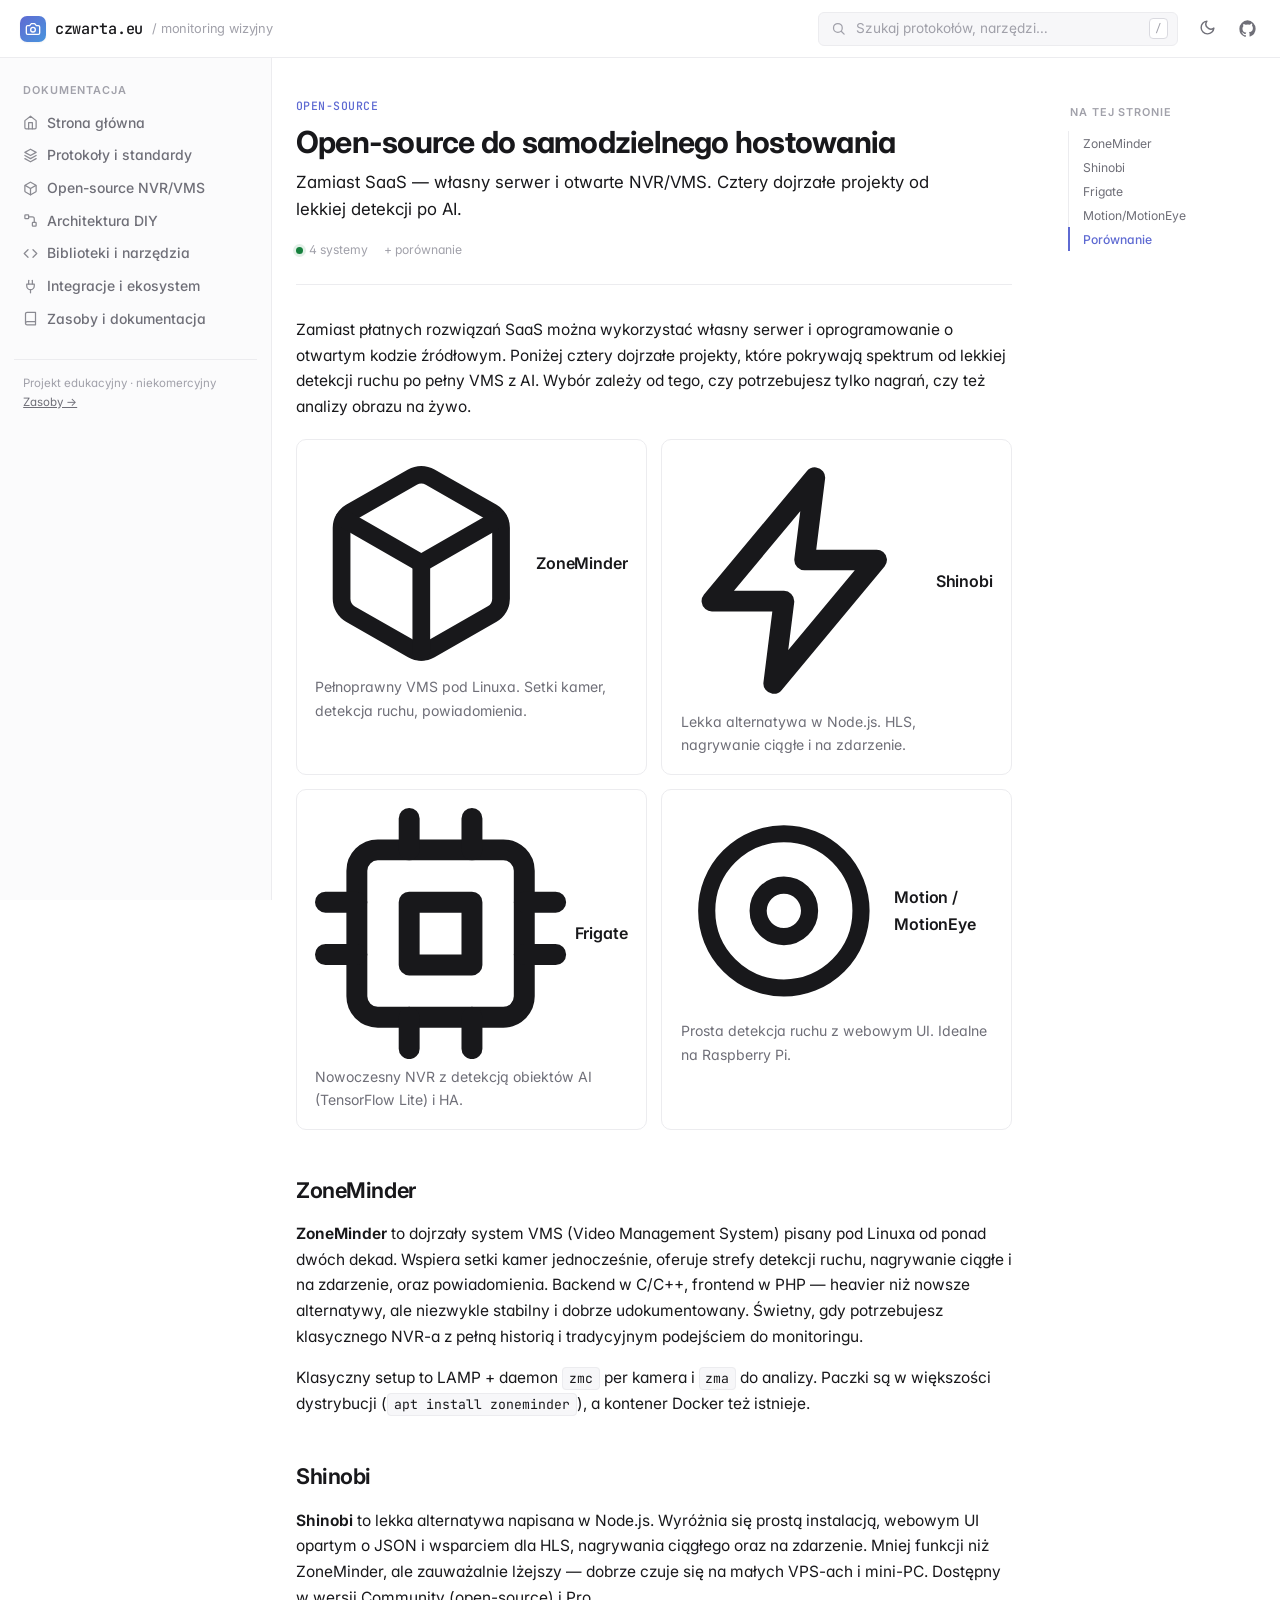
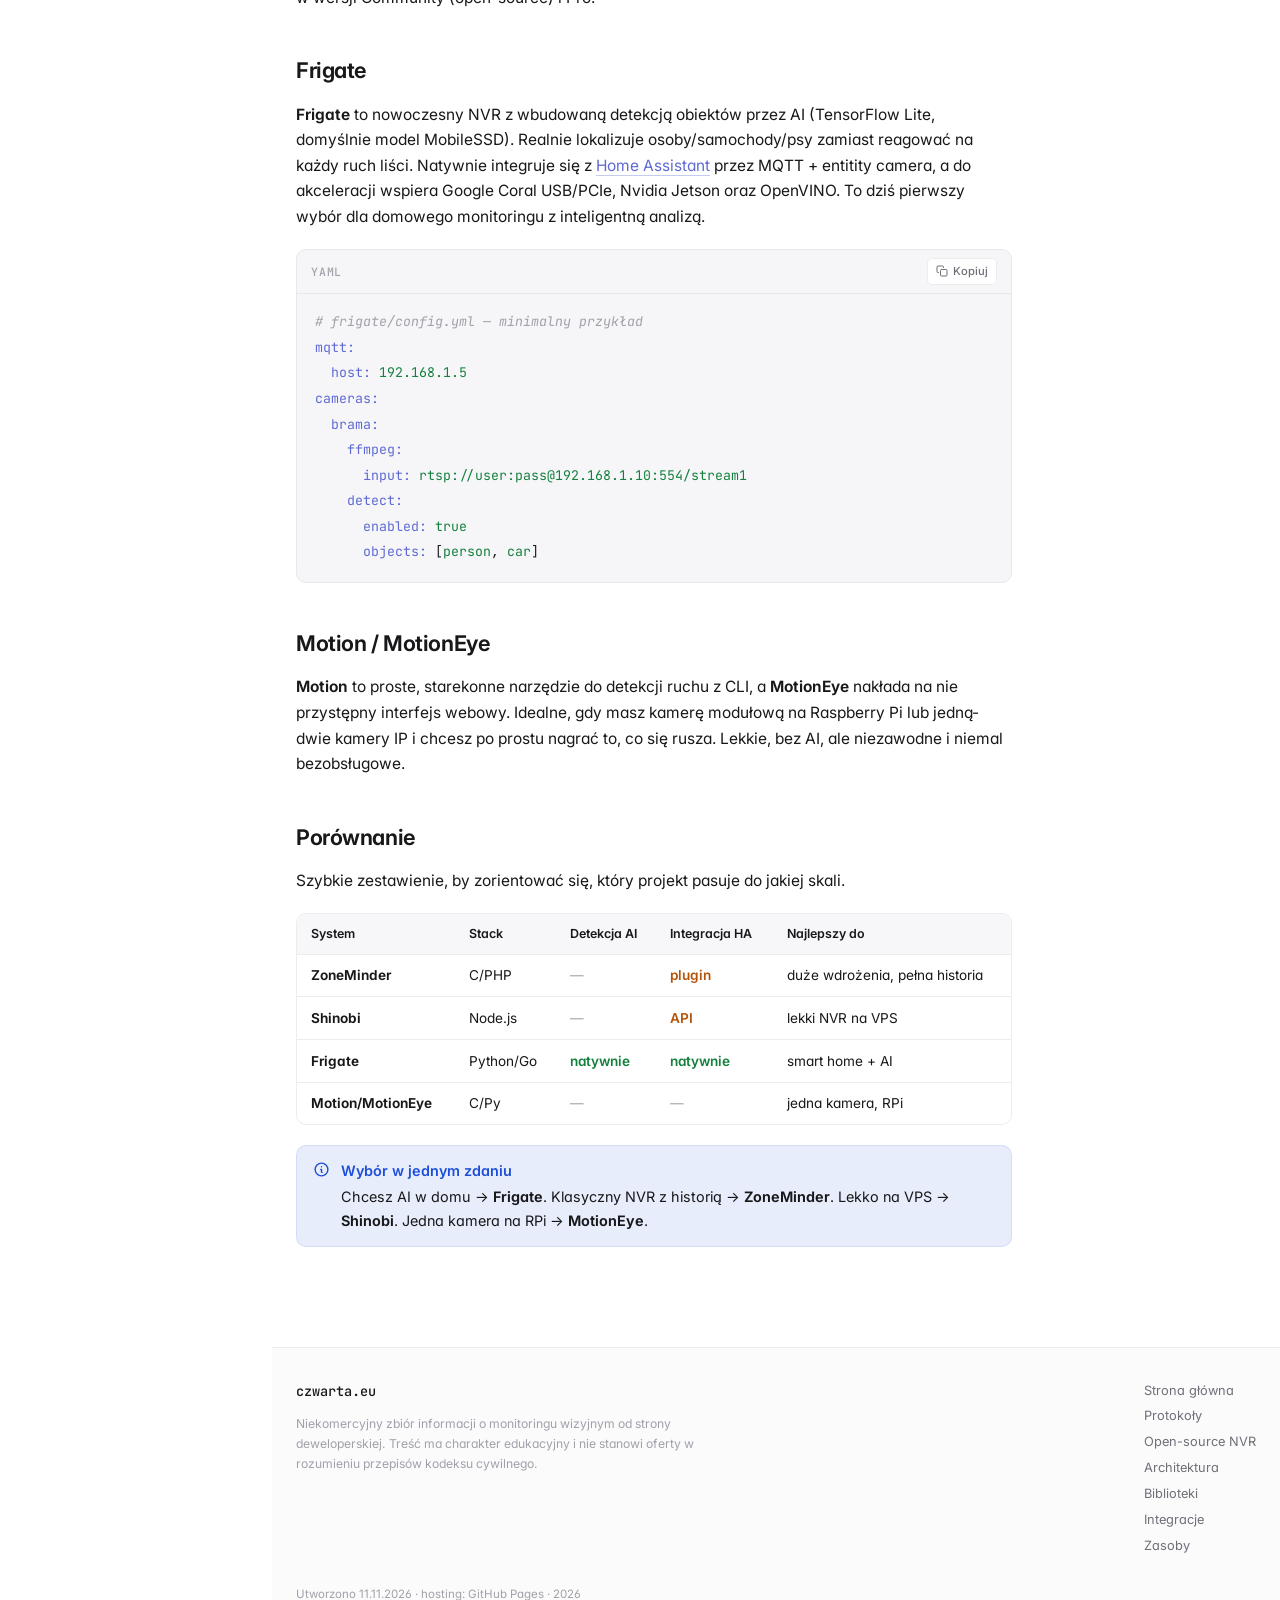
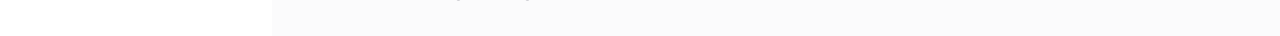
<file: oss.html>
<!DOCTYPE html>
<html lang="pl" data-theme="light">
<head>
<meta charset="UTF-8">
<meta name="viewport" content="width=device-width, initial-scale=1.0">
<title>Open-source NVR/VMS — ZoneMinder, Shinobi, Frigate, Motion</title>
<meta name="description" content="Cztery dojrzałe systemy monitoringu open-source: ZoneMinder, Shinobi, Frigate, Motion/MotionEye — porównanie i kiedy wybrać.">
<meta name="theme-color" content="#5e6ad2">
<meta property="og:title" content="Open-source NVR/VMS — ZoneMinder, Shinobi, Frigate, Motion">
<meta property="og:description" content="Cztery dojrzałe systemy monitoringu open-source: ZoneMinder, Shinobi, Frigate, Motion/MotionEye — porównanie i kiedy wybrać.">
<meta property="og:type" content="website">
<meta property="og:locale" content="pl_PL">
<link rel="stylesheet" href="./assets/style.css">
<link rel="icon" href="data:image/svg+xml,%3Csvg xmlns='http://www.w3.org/2000/svg' viewBox='0 0 24 24'%3E%3Crect width='24' height='24' rx='5' fill='%235e6ad2'/%3E%3Cpath d='M14.5 7h-4L8 9H6a1.5 1.5 0 0 0-1.5 1.5v5A1.5 1.5 0 0 0 6 17h12a1.5 1.5 0 0 0 1.5-1.5v-5A1.5 1.5 0 0 0 18 9h-2l-1.5-2Z' fill='none' stroke='white' stroke-width='1.5'/%3E%3Ccircle cx='12' cy='13' r='2.5' fill='none' stroke='white' stroke-width='1.5'/%3E%3C/svg%3E">
</head>
<body>
<a class="skip" href="#main">Przejdź do treści</a>
<header class="topbar">
  <button class="icon-btn menu-btn" data-menu-open aria-label="Otwórz menu" aria-expanded="false" aria-controls="sidebar"><svg viewBox="0 0 24 24" fill="none" stroke="currentColor" stroke-width="2" stroke-linecap="round"><path d="M3 6h18M3 12h18M3 18h18"/></svg></button>
  <a class="brand" href="./index.html" aria-label="czwarta.eu — strona główna">
    <span class="brand-mark" aria-hidden="true"><svg viewBox="0 0 24 24" fill="none" stroke="currentColor" stroke-width="2" stroke-linecap="round" stroke-linejoin="round"><path d="M14.5 4h-5L7 7H4a2 2 0 0 0-2 2v9a2 2 0 0 0 2 2h16a2 2 0 0 0 2-2V9a2 2 0 0 0-2-2h-3l-2.5-3Z"/><circle cx="12" cy="13" r="3.5"/></svg></span>
    <span class="brand-domain">czwarta.eu</span>
    <span class="brand-sub">/ monitoring wizyjny</span>
  </a>
  <span class="spacer"></span>
  <div class="search" data-search>
    <div class="search-field">
      <svg viewBox="0 0 24 24" fill="none" stroke="currentColor" stroke-width="2" stroke-linecap="round" stroke-linejoin="round"><circle cx="11" cy="11" r="7"/><path d="m21 21-4.3-4.3"/></svg>
      <input type="text" class="search-input" placeholder="Szukaj protokołów, narzędzi…" aria-label="Szukaj" autocomplete="off" spellcheck="false">
      <kbd class="search-kbd">/</kbd>
    </div>
    <div class="search-results" role="listbox" aria-label="Wyniki wyszukiwania"></div>
  </div>
  <div class="topbar-actions">
    <button class="icon-btn" data-theme-toggle aria-label="Przełącz motyw" title="Przełącz motyw (t)">
      <span class="moon"><svg viewBox="0 0 24 24" fill="none" stroke="currentColor" stroke-width="2" stroke-linecap="round" stroke-linejoin="round"><path d="M21 12.8A9 9 0 1 1 11.2 3 7 7 0 0 0 21 12.8Z"/></svg></span><span class="sun"><svg viewBox="0 0 24 24" fill="none" stroke="currentColor" stroke-width="2" stroke-linecap="round" stroke-linejoin="round"><circle cx="12" cy="12" r="4"/><path d="M12 2v2M12 20v2M4.9 4.9l1.4 1.4M17.7 17.7l1.4 1.4M2 12h2M20 12h2M4.9 19.1l1.4-1.4M17.7 6.3l1.4-1.4"/></svg></span>
    </button>
    <a class="icon-btn" href="https://github.com" target="_blank" rel="noopener" aria-label="Kod źródłowy na GitHub" title="GitHub"><svg viewBox="0 0 24 24" fill="currentColor"><path d="M12 .5A12 12 0 0 0 .5 12.5a12 12 0 0 0 8.2 11.4c.6.1.8-.3.8-.6v-2c-3.3.7-4-1.6-4-1.6-.6-1.4-1.3-1.8-1.3-1.8-1.1-.7.1-.7.1-.7 1.2.1 1.8 1.2 1.8 1.2 1.1 1.8 2.8 1.3 3.5 1 .1-.8.4-1.3.8-1.6-2.7-.3-5.5-1.3-5.5-5.9 0-1.3.5-2.4 1.2-3.2 0-.4-.5-1.6.2-3.2 0 0 1-.3 3.3 1.2a11.5 11.5 0 0 1 6 0C17.3 4.7 18.3 5 18.3 5c.7 1.6.2 2.8.1 3.2.8.8 1.2 1.9 1.2 3.2 0 4.6-2.8 5.6-5.5 5.9.4.4.8 1.1.8 2.2v3.3c0 .3.2.7.8.6A12 12 0 0 0 23.5 12.5 12 12 0 0 0 12 .5Z"/></svg></a>
  </div>
</header>
<div class="layout">
<aside class="sidebar" id="sidebar">
  <nav class="nav-section">
    <div class="nav-label">Dokumentacja</div>
    <a class="nav-link" href="./index.html"><span class="nav-ico" aria-hidden="true"><svg viewBox="0 0 24 24" fill="none" stroke="currentColor" stroke-width="2" stroke-linecap="round" stroke-linejoin="round"><path d="m3 9 9-7 9 7v11a2 2 0 0 1-2 2H5a2 2 0 0 1-2-2z"/><path d="M9 22V12h6v10"/></svg></span><span>Strona główna</span></a>
    <a class="nav-link" href="./protocols.html"><span class="nav-ico" aria-hidden="true"><svg viewBox="0 0 24 24" fill="none" stroke="currentColor" stroke-width="2" stroke-linecap="round" stroke-linejoin="round"><path d="m12 2 9 5-9 5-9-5 9-5Z"/><path d="m3 12 9 5 9-5"/><path d="m3 17 9 5 9-5"/></svg></span><span>Protokoły i standardy</span></a>
    <a class="nav-link" href="./oss.html"><span class="nav-ico" aria-hidden="true"><svg viewBox="0 0 24 24" fill="none" stroke="currentColor" stroke-width="2" stroke-linecap="round" stroke-linejoin="round"><path d="M21 8a2 2 0 0 0-1-1.73l-7-4a2 2 0 0 0-2 0l-7 4A2 2 0 0 0 3 8v8a2 2 0 0 0 1 1.73l7 4a2 2 0 0 0 2 0l7-4A2 2 0 0 0 21 16Z"/><path d="m3.3 7 8.7 5 8.7-5"/><path d="M12 22V12"/></svg></span><span>Open-source NVR/VMS</span></a>
    <a class="nav-link" href="./architecture.html"><span class="nav-ico" aria-hidden="true"><svg viewBox="0 0 24 24" fill="none" stroke="currentColor" stroke-width="2" stroke-linecap="round" stroke-linejoin="round"><rect x="3" y="3" width="6" height="6" rx="1"/><rect x="15" y="15" width="6" height="6" rx="1"/><path d="M9 6h6a3 3 0 0 1 3 3v6"/></svg></span><span>Architektura DIY</span></a>
    <a class="nav-link" href="./libraries.html"><span class="nav-ico" aria-hidden="true"><svg viewBox="0 0 24 24" fill="none" stroke="currentColor" stroke-width="2" stroke-linecap="round" stroke-linejoin="round"><polyline points="16 18 22 12 16 6"/><polyline points="8 6 2 12 8 18"/></svg></span><span>Biblioteki i narzędzia</span></a>
    <a class="nav-link" href="./integration.html"><span class="nav-ico" aria-hidden="true"><svg viewBox="0 0 24 24" fill="none" stroke="currentColor" stroke-width="2" stroke-linecap="round" stroke-linejoin="round"><path d="M12 22v-5"/><path d="M9 8V2"/><path d="M15 8V2"/><path d="M18 8v3a6 6 0 0 1-12 0V8Z"/></svg></span><span>Integracje i ekosystem</span></a>
    <a class="nav-link" href="./resources.html"><span class="nav-ico" aria-hidden="true"><svg viewBox="0 0 24 24" fill="none" stroke="currentColor" stroke-width="2" stroke-linecap="round" stroke-linejoin="round"><path d="M4 19.5A2.5 2.5 0 0 1 6.5 17H20"/><path d="M6.5 2H20v20H6.5A2.5 2.5 0 0 1 4 19.5v-15A2.5 2.5 0 0 1 6.5 2Z"/></svg></span><span>Zasoby i dokumentacja</span></a>
  </nav>
  <div class="sidebar-foot">
    Projekt edukacyjny · niekomercyjny<br>
    <a href="./resources.html">Zasoby →</a>
  </div>
</aside>
<div class="sidebar-overlay" data-menu-close aria-hidden="true"></div>
  <div class="main" id="main">
    <div class="main-inner">
      <div class="content">
        <div class="page-head">
          <div class="page-eyebrow">Open-source</div>
          <h1 class="page-title">Open-source do samodzielnego hostowania</h1>
          <p class="page-lead">Zamiast SaaS — własny serwer i otwarte NVR/VMS. Cztery dojrzałe projekty od lekkiej detekcji po AI.</p>
          <div class="page-meta"><span><span class="dot"></span> 4 systemy</span><span><span>+ porównanie</span></span></div>
        </div>
<p>Zamiast płatnych rozwiązań SaaS można wykorzystać własny serwer i oprogramowanie o otwartym kodzie źródłowym. Poniżej cztery dojrzałe projekty, które pokrywają spektrum od lekkiej detekcji ruchu po pełny VMS z AI. Wybór zależy od tego, czy potrzebujesz tylko nagrań, czy też analizy obrazu na żywo.</p>

<div class="card-grid">
  <div class="card hover"><h3><svg viewBox="0 0 24 24" fill="none" stroke="currentColor" stroke-width="2" stroke-linecap="round" stroke-linejoin="round"><path d="M21 8a2 2 0 0 0-1-1.73l-7-4a2 2 0 0 0-2 0l-7 4A2 2 0 0 0 3 8v8a2 2 0 0 0 1 1.73l7 4a2 2 0 0 0 2 0l7-4A2 2 0 0 0 21 16Z"/><path d="m3.3 7 8.7 5 8.7-5"/><path d="M12 22V12"/></svg> ZoneMinder</h3><p>Pełnoprawny VMS pod Linuxa. Setki kamer, detekcja ruchu, powiadomienia.</p></div>
  <div class="card hover"><h3><svg viewBox="0 0 24 24" fill="none" stroke="currentColor" stroke-width="2" stroke-linecap="round" stroke-linejoin="round"><path d="M13 2 3 14h7l-1 8 10-12h-7l1-8Z"/></svg> Shinobi</h3><p>Lekka alternatywa w Node.js. HLS, nagrywanie ciągłe i na zdarzenie.</p></div>
  <div class="card hover"><h3><svg viewBox="0 0 24 24" fill="none" stroke="currentColor" stroke-width="2" stroke-linecap="round" stroke-linejoin="round"><rect x="4" y="4" width="16" height="16" rx="2"/><rect x="9" y="9" width="6" height="6"/><path d="M9 1v3M15 1v3M9 20v3M15 20v3M20 9h3M20 14h3M1 9h3M1 14h3"/></svg> Frigate</h3><p>Nowoczesny NVR z detekcją obiektów AI (TensorFlow Lite) i HA.</p></div>
  <div class="card hover"><h3><svg viewBox="0 0 24 24" fill="none" stroke="currentColor" stroke-width="2" stroke-linecap="round" stroke-linejoin="round"><circle cx="12" cy="12" r="9"/><circle cx="12" cy="12" r="3"/></svg> Motion / MotionEye</h3><p>Prosta detekcja ruchu z webowym UI. Idealne na Raspberry Pi.</p></div>
</div>

<h2 id="zoneminder">ZoneMinder <a class="anchor" href="#zoneminder">#</a></h2>
<p><strong>ZoneMinder</strong> to dojrzały system VMS (Video Management System) pisany pod Linuxa od ponad dwóch dekad. Wspiera setki kamer jednocześnie, oferuje strefy detekcji ruchu, nagrywanie ciągłe i na zdarzenie, oraz powiadomienia. Backend w C/C++, frontend w PHP — heavier niż nowsze alternatywy, ale niezwykle stabilny i dobrze udokumentowany. Świetny, gdy potrzebujesz klasycznego NVR-a z pełną historią i tradycyjnym podejściem do monitoringu.</p>
<p>Klasyczny setup to LAMP + daemon <code>zmc</code> per kamera i <code>zma</code> do analizy. Paczki są w większości dystrybucji (<code>apt install zoneminder</code>), a kontener Docker też istnieje.</p>

<h2 id="shinobi">Shinobi <a class="anchor" href="#shinobi">#</a></h2>
<p><strong>Shinobi</strong> to lekka alternatywa napisana w Node.js. Wyróżnia się prostą instalacją, webowym UI opartym o JSON i wsparciem dla HLS, nagrywania ciągłego oraz na zdarzenie. Mniej funkcji niż ZoneMinder, ale zauważalnie lżejszy — dobrze czuje się na małych VPS-ach i mini-PC. Dostępny w wersji Community (open-source) i Pro.</p>

<h2 id="frigate">Frigate <a class="anchor" href="#frigate">#</a></h2>
<p><strong>Frigate</strong> to nowoczesny NVR z wbudowaną detekcją obiektów przez AI (TensorFlow Lite, domyślnie model MobileSSD). Realnie lokalizuje osoby/samochody/psy zamiast reagować na każdy ruch liści. Natywnie integruje się z <a href="./integration.html#home-assistant">Home Assistant</a> przez MQTT + entitity camera, a do akceleracji wspiera Google Coral USB/PCIe, Nvidia Jetson oraz OpenVINO. To dziś pierwszy wybór dla domowego monitoringu z inteligentną analizą.</p>
<div class="code-block"><div class="code-head"><span class="code-lang">yaml</span></div><pre><code><span class="tok-c"># frigate/config.yml — minimalny przykład</span>
<span class="tok-k">mqtt:</span>
  <span class="tok-k">host:</span> <span class="tok-s">192.168.1.5</span>
<span class="tok-k">cameras:</span>
  <span class="tok-k">brama:</span>
    <span class="tok-k">ffmpeg:</span>
      <span class="tok-k">input:</span> <span class="tok-s">rtsp://user:pass@192.168.1.10:554/stream1</span>
    <span class="tok-k">detect:</span>
      <span class="tok-k">enabled:</span> <span class="tok-s">true</span>
      <span class="tok-k">objects:</span> [<span class="tok-s">person</span>, <span class="tok-s">car</span>]</code></pre></div>

<h2 id="motion">Motion / MotionEye <a class="anchor" href="#motion">#</a></h2>
<p><strong>Motion</strong> to proste, starekonne narzędzie do detekcji ruchu z CLI, a <strong>MotionEye</strong> nakłada na nie przystępny interfejs webowy. Idealne, gdy masz kamerę modułową na Raspberry Pi lub jedną-dwie kamery IP i chcesz po prostu nagrać to, co się rusza. Lekkie, bez AI, ale niezawodne i niemal bezobsługowe.</p>

<h2 id="compare">Porównanie <a class="anchor" href="#compare">#</a></h2>
<p>Szybkie zestawienie, by zorientować się, który projekt pasuje do jakiej skali.</p>
<div class="table-wrap"><table>
<thead><tr><th>System</th><th>Stack</th><th>Detekcja AI</th><th>Integracja HA</th><th>Najlepszy do</th></tr></thead>
<tbody>
<tr><td><strong>ZoneMinder</strong></td><td>C/PHP</td><td class="t-no">—</td><td class="t-mid">plugin</td><td>duże wdrożenia, pełna historia</td></tr>
<tr><td><strong>Shinobi</strong></td><td>Node.js</td><td class="t-no">—</td><td class="t-mid">API</td><td>lekki NVR na VPS</td></tr>
<tr><td><strong>Frigate</strong></td><td>Python/Go</td><td class="t-yes">natywnie</td><td class="t-yes">natywnie</td><td>smart home + AI</td></tr>
<tr><td><strong>Motion/MotionEye</strong></td><td>C/Py</td><td class="t-no">—</td><td class="t-no">—</td><td>jedna kamera, RPi</td></tr>
</tbody></table></div>
<div class="callout callout-info"><span class="callout-ico" aria-hidden="true"><svg viewBox="0 0 24 24" fill="none" stroke="currentColor" stroke-width="2" stroke-linecap="round" stroke-linejoin="round"><circle cx="12" cy="12" r="9"/><path d="M12 8h.01M11 12h1v4h1"/></svg></span><div class="callout-body"><div class="callout-title">Wybór w jednym zdaniu</div><p>Chcesz AI w domu → <strong>Frigate</strong>. Klasyczny NVR z historią → <strong>ZoneMinder</strong>. Lekko na VPS → <strong>Shinobi</strong>. Jedna kamera na RPi → <strong>MotionEye</strong>.</p></div></div>

      </div>
<aside class="toc" data-toc aria-label="Spis treści">
  <div class="toc-label">Na tej stronie</div>
  <ul>
      <li><a href="#zoneminder">ZoneMinder</a></li>
      <li><a href="#shinobi">Shinobi</a></li>
      <li><a href="#frigate">Frigate</a></li>
      <li><a href="#motion">Motion/MotionEye</a></li>
      <li><a href="#compare">Porównanie</a></li>
  </ul>
</aside>

    </div>
  </div>
</div>
<div data-footer-placeholder aria-busy="true"></div>
<script src="./assets/app.js"></script>
</body>
</html>
</file>
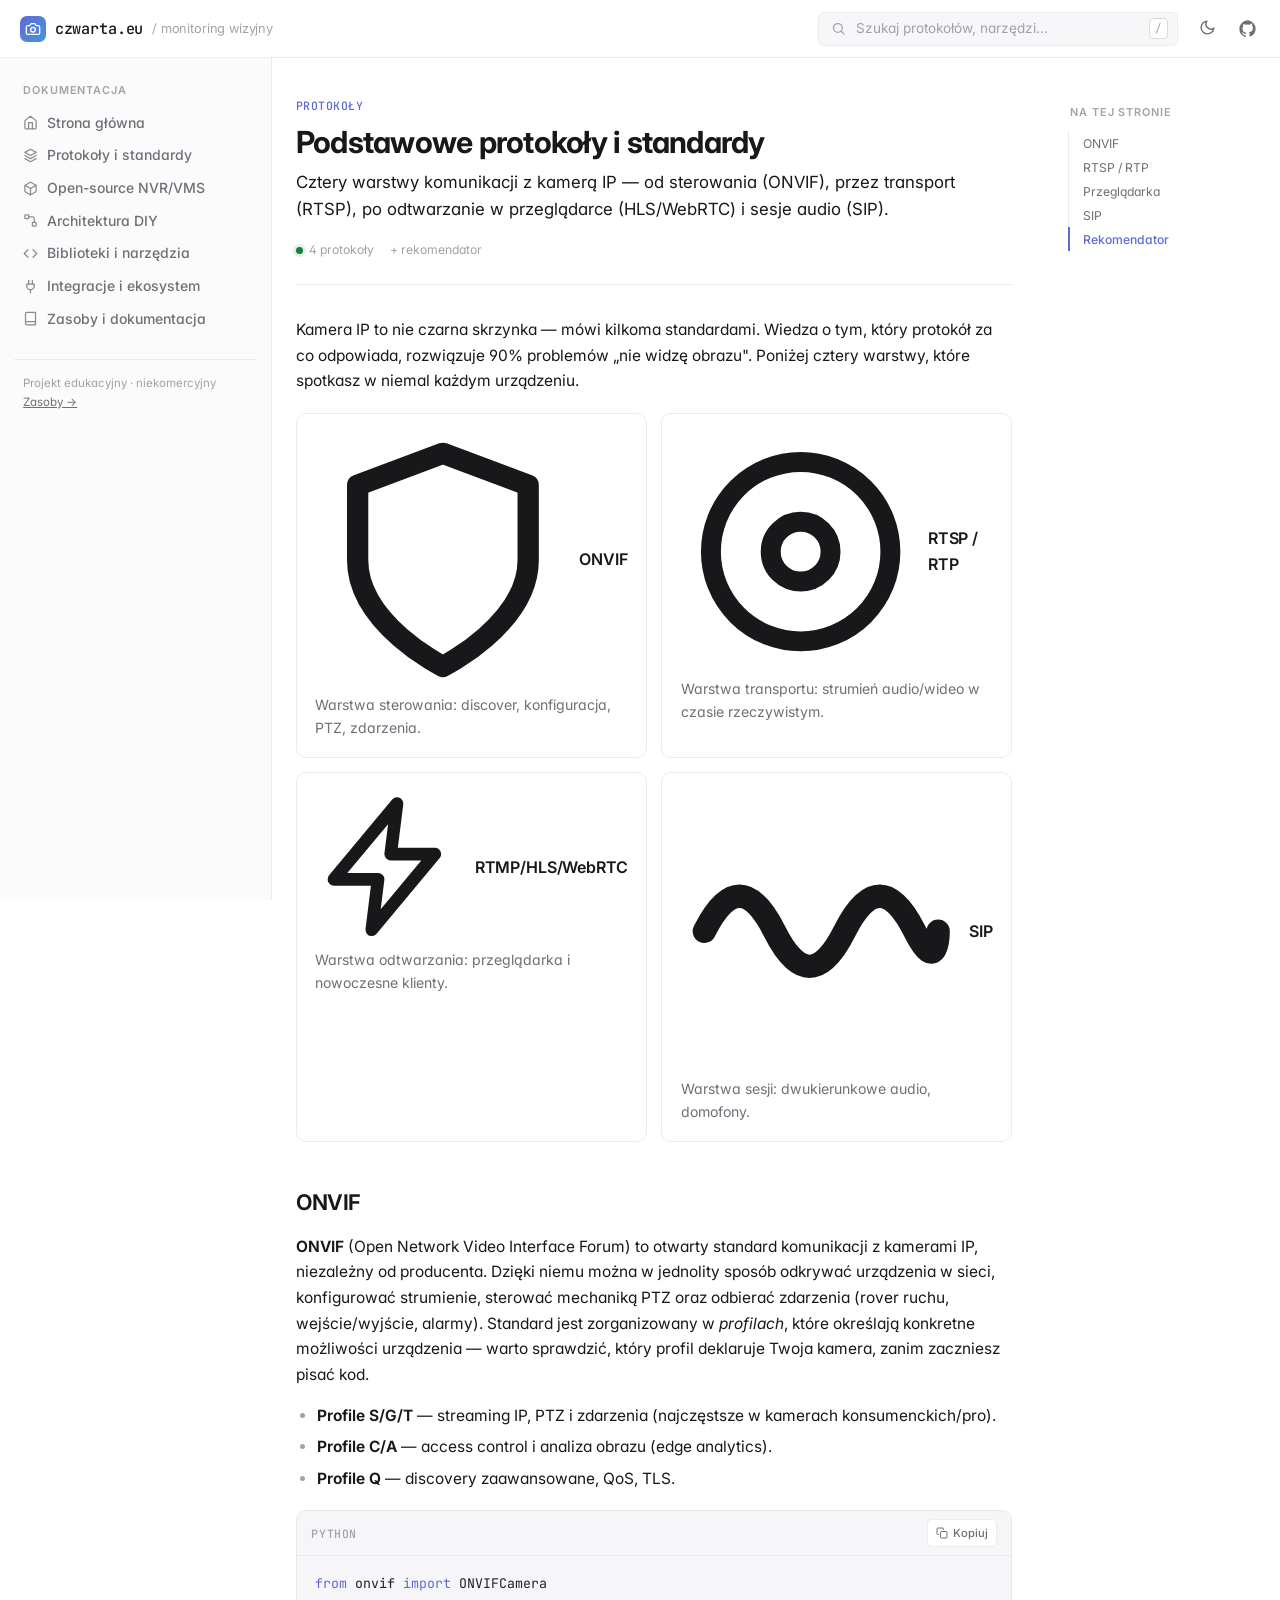
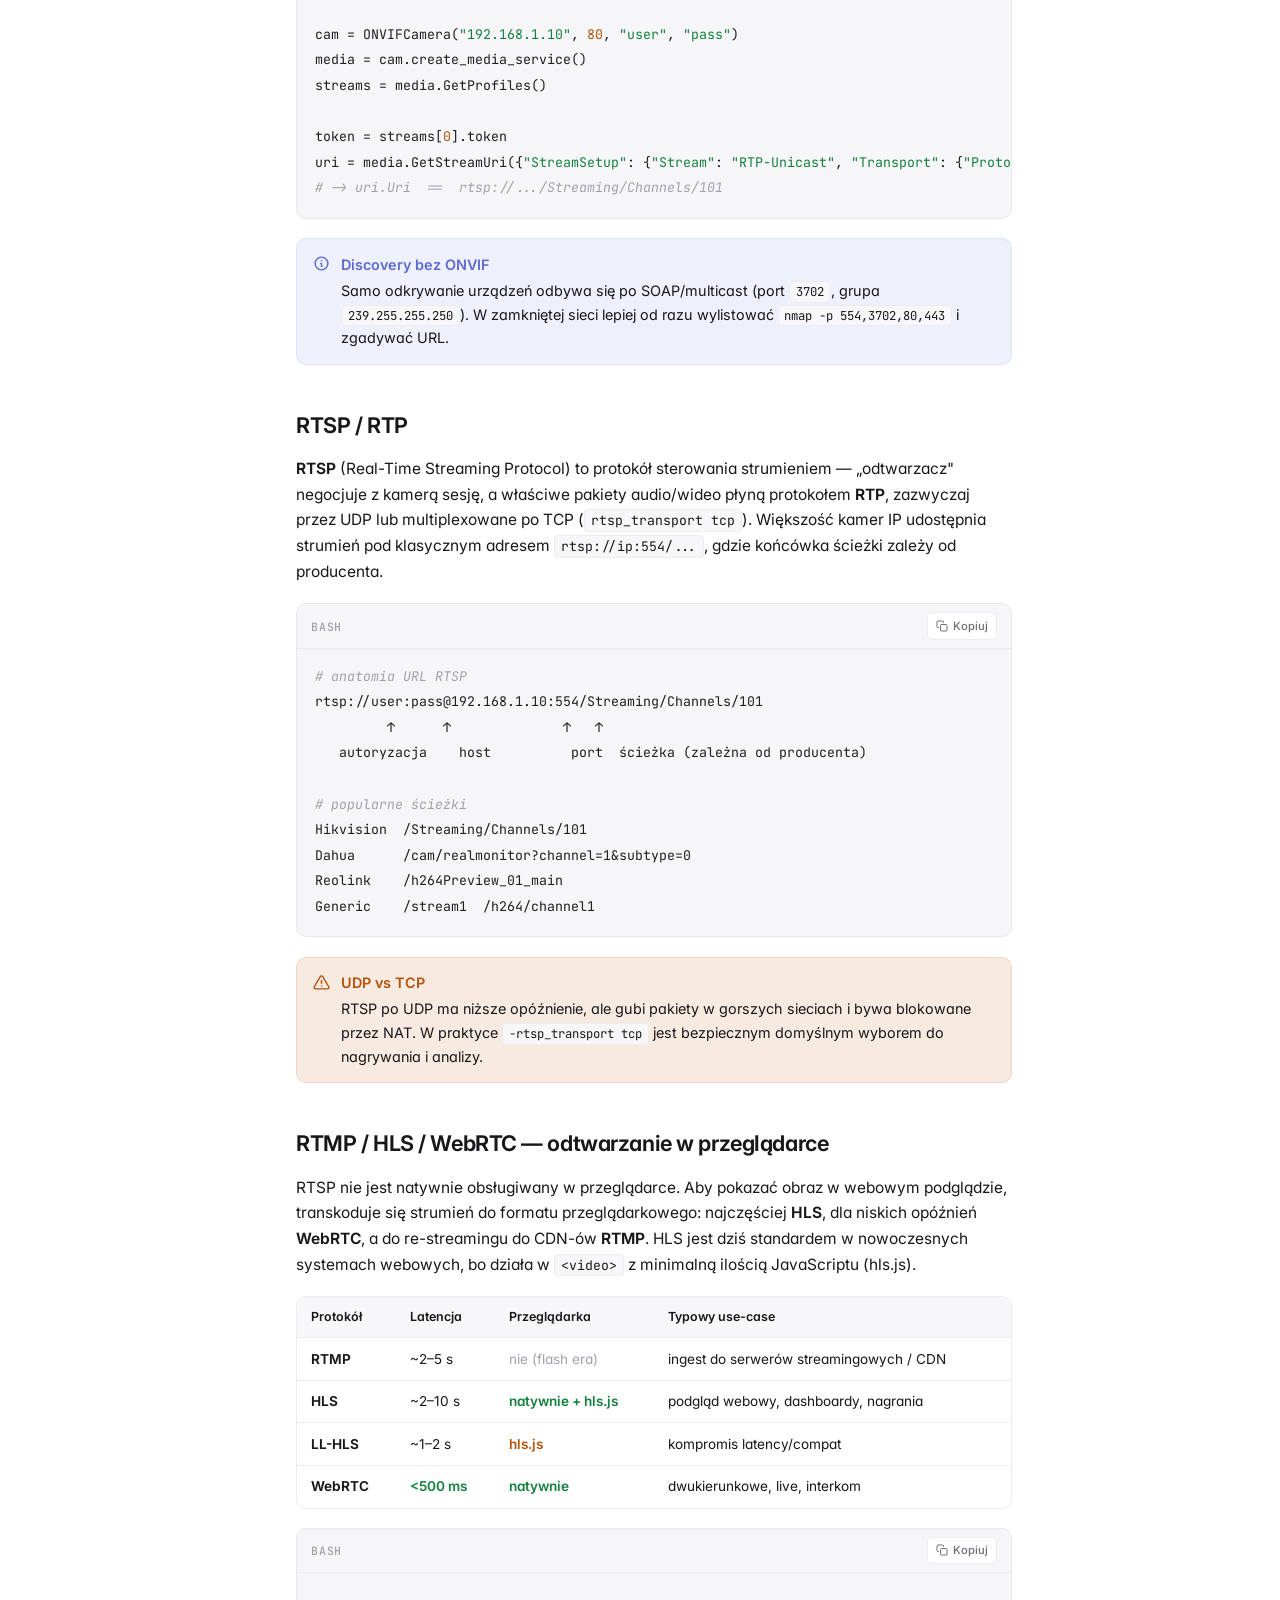
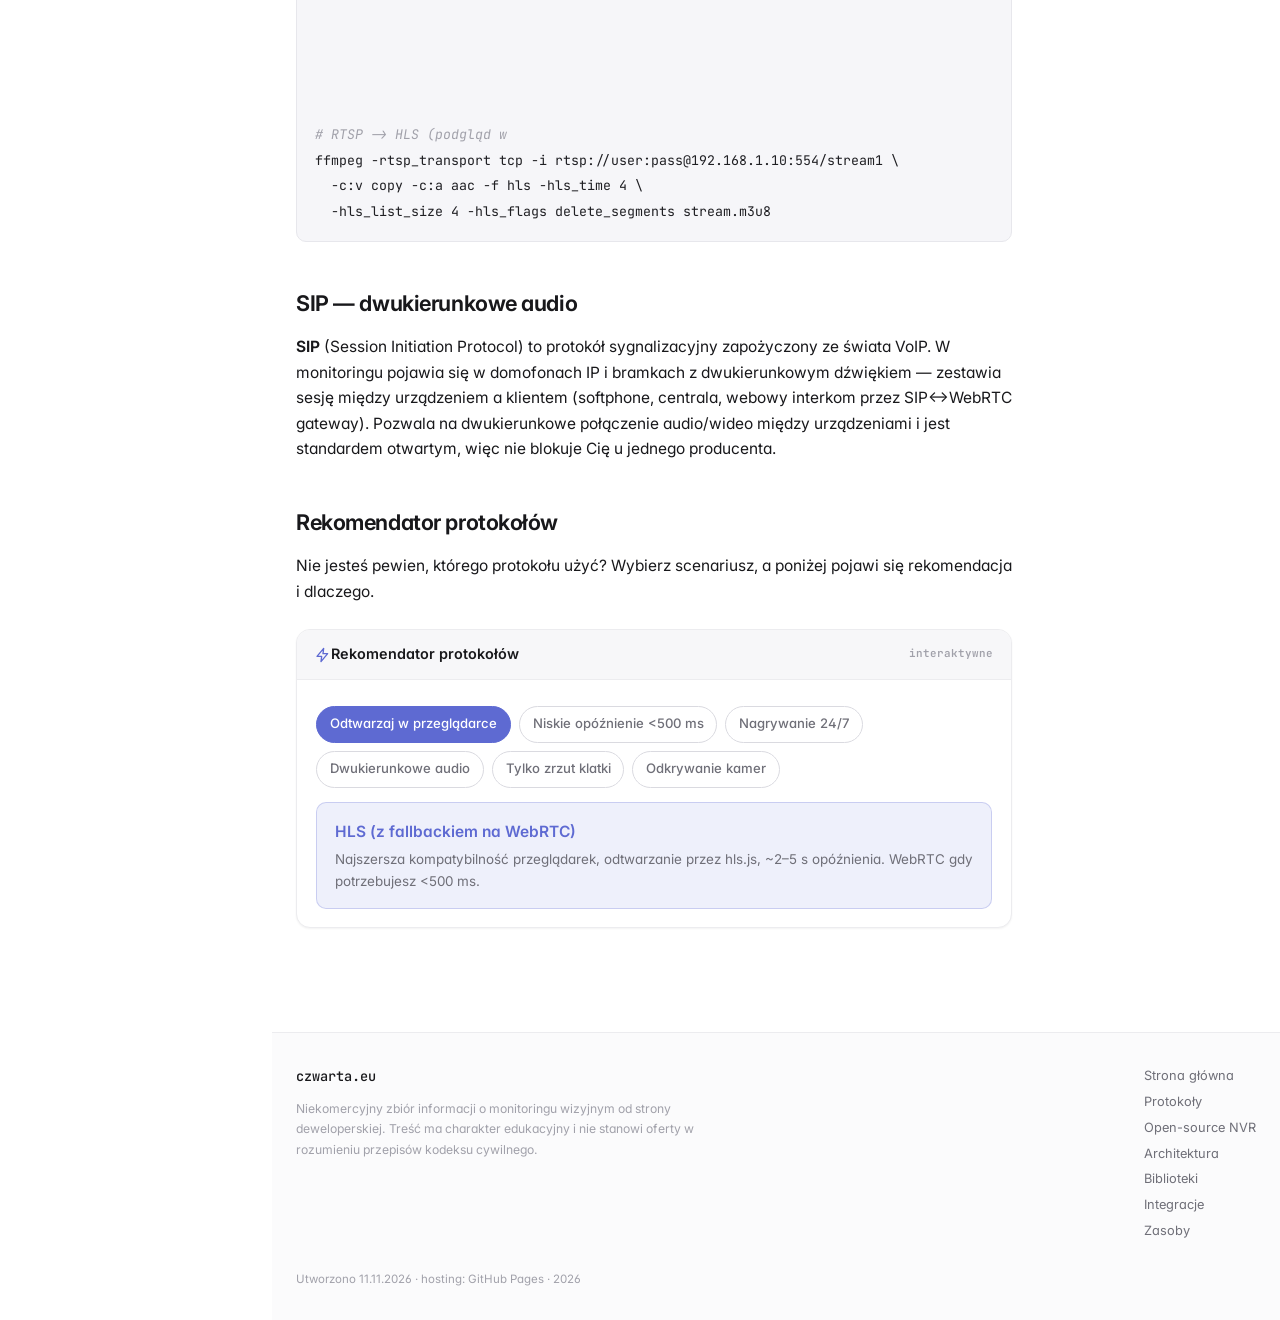
<file: protocols.html>
<!DOCTYPE html>
<html lang="pl" data-theme="light">
<head>
<meta charset="UTF-8">
<meta name="viewport" content="width=device-width, initial-scale=1.0">
<title>Protokoły monitoringu — ONVIF, RTSP, HLS, WebRTC, SIP</title>
<meta name="description" content="Anatomia protokołów kamer IP: ONVIF, RTSP/RTP, RTMP/HLS/WebRTC, SIP — URL-e, latencja, kiedy którego użyć.">
<meta name="theme-color" content="#5e6ad2">
<meta property="og:title" content="Protokoły monitoringu — ONVIF, RTSP, HLS, WebRTC, SIP">
<meta property="og:description" content="Anatomia protokołów kamer IP: ONVIF, RTSP/RTP, RTMP/HLS/WebRTC, SIP — URL-e, latencja, kiedy którego użyć.">
<meta property="og:type" content="website">
<meta property="og:locale" content="pl_PL">
<link rel="stylesheet" href="./assets/style.css">
<link rel="icon" href="data:image/svg+xml,%3Csvg xmlns='http://www.w3.org/2000/svg' viewBox='0 0 24 24'%3E%3Crect width='24' height='24' rx='5' fill='%235e6ad2'/%3E%3Cpath d='M14.5 7h-4L8 9H6a1.5 1.5 0 0 0-1.5 1.5v5A1.5 1.5 0 0 0 6 17h12a1.5 1.5 0 0 0 1.5-1.5v-5A1.5 1.5 0 0 0 18 9h-2l-1.5-2Z' fill='none' stroke='white' stroke-width='1.5'/%3E%3Ccircle cx='12' cy='13' r='2.5' fill='none' stroke='white' stroke-width='1.5'/%3E%3C/svg%3E">
</head>
<body>
<a class="skip" href="#main">Przejdź do treści</a>
<header class="topbar">
  <button class="icon-btn menu-btn" data-menu-open aria-label="Otwórz menu" aria-expanded="false" aria-controls="sidebar"><svg viewBox="0 0 24 24" fill="none" stroke="currentColor" stroke-width="2" stroke-linecap="round"><path d="M3 6h18M3 12h18M3 18h18"/></svg></button>
  <a class="brand" href="./index.html" aria-label="czwarta.eu — strona główna">
    <span class="brand-mark" aria-hidden="true"><svg viewBox="0 0 24 24" fill="none" stroke="currentColor" stroke-width="2" stroke-linecap="round" stroke-linejoin="round"><path d="M14.5 4h-5L7 7H4a2 2 0 0 0-2 2v9a2 2 0 0 0 2 2h16a2 2 0 0 0 2-2V9a2 2 0 0 0-2-2h-3l-2.5-3Z"/><circle cx="12" cy="13" r="3.5"/></svg></span>
    <span class="brand-domain">czwarta.eu</span>
    <span class="brand-sub">/ monitoring wizyjny</span>
  </a>
  <span class="spacer"></span>
  <div class="search" data-search>
    <div class="search-field">
      <svg viewBox="0 0 24 24" fill="none" stroke="currentColor" stroke-width="2" stroke-linecap="round" stroke-linejoin="round"><circle cx="11" cy="11" r="7"/><path d="m21 21-4.3-4.3"/></svg>
      <input type="text" class="search-input" placeholder="Szukaj protokołów, narzędzi…" aria-label="Szukaj" autocomplete="off" spellcheck="false">
      <kbd class="search-kbd">/</kbd>
    </div>
    <div class="search-results" role="listbox" aria-label="Wyniki wyszukiwania"></div>
  </div>
  <div class="topbar-actions">
    <button class="icon-btn" data-theme-toggle aria-label="Przełącz motyw" title="Przełącz motyw (t)">
      <span class="moon"><svg viewBox="0 0 24 24" fill="none" stroke="currentColor" stroke-width="2" stroke-linecap="round" stroke-linejoin="round"><path d="M21 12.8A9 9 0 1 1 11.2 3 7 7 0 0 0 21 12.8Z"/></svg></span><span class="sun"><svg viewBox="0 0 24 24" fill="none" stroke="currentColor" stroke-width="2" stroke-linecap="round" stroke-linejoin="round"><circle cx="12" cy="12" r="4"/><path d="M12 2v2M12 20v2M4.9 4.9l1.4 1.4M17.7 17.7l1.4 1.4M2 12h2M20 12h2M4.9 19.1l1.4-1.4M17.7 6.3l1.4-1.4"/></svg></span>
    </button>
    <a class="icon-btn" href="https://github.com" target="_blank" rel="noopener" aria-label="Kod źródłowy na GitHub" title="GitHub"><svg viewBox="0 0 24 24" fill="currentColor"><path d="M12 .5A12 12 0 0 0 .5 12.5a12 12 0 0 0 8.2 11.4c.6.1.8-.3.8-.6v-2c-3.3.7-4-1.6-4-1.6-.6-1.4-1.3-1.8-1.3-1.8-1.1-.7.1-.7.1-.7 1.2.1 1.8 1.2 1.8 1.2 1.1 1.8 2.8 1.3 3.5 1 .1-.8.4-1.3.8-1.6-2.7-.3-5.5-1.3-5.5-5.9 0-1.3.5-2.4 1.2-3.2 0-.4-.5-1.6.2-3.2 0 0 1-.3 3.3 1.2a11.5 11.5 0 0 1 6 0C17.3 4.7 18.3 5 18.3 5c.7 1.6.2 2.8.1 3.2.8.8 1.2 1.9 1.2 3.2 0 4.6-2.8 5.6-5.5 5.9.4.4.8 1.1.8 2.2v3.3c0 .3.2.7.8.6A12 12 0 0 0 23.5 12.5 12 12 0 0 0 12 .5Z"/></svg></a>
  </div>
</header>
<div class="layout">
<aside class="sidebar" id="sidebar">
  <nav class="nav-section">
    <div class="nav-label">Dokumentacja</div>
    <a class="nav-link" href="./index.html"><span class="nav-ico" aria-hidden="true"><svg viewBox="0 0 24 24" fill="none" stroke="currentColor" stroke-width="2" stroke-linecap="round" stroke-linejoin="round"><path d="m3 9 9-7 9 7v11a2 2 0 0 1-2 2H5a2 2 0 0 1-2-2z"/><path d="M9 22V12h6v10"/></svg></span><span>Strona główna</span></a>
    <a class="nav-link" href="./protocols.html"><span class="nav-ico" aria-hidden="true"><svg viewBox="0 0 24 24" fill="none" stroke="currentColor" stroke-width="2" stroke-linecap="round" stroke-linejoin="round"><path d="m12 2 9 5-9 5-9-5 9-5Z"/><path d="m3 12 9 5 9-5"/><path d="m3 17 9 5 9-5"/></svg></span><span>Protokoły i standardy</span></a>
    <a class="nav-link" href="./oss.html"><span class="nav-ico" aria-hidden="true"><svg viewBox="0 0 24 24" fill="none" stroke="currentColor" stroke-width="2" stroke-linecap="round" stroke-linejoin="round"><path d="M21 8a2 2 0 0 0-1-1.73l-7-4a2 2 0 0 0-2 0l-7 4A2 2 0 0 0 3 8v8a2 2 0 0 0 1 1.73l7 4a2 2 0 0 0 2 0l7-4A2 2 0 0 0 21 16Z"/><path d="m3.3 7 8.7 5 8.7-5"/><path d="M12 22V12"/></svg></span><span>Open-source NVR/VMS</span></a>
    <a class="nav-link" href="./architecture.html"><span class="nav-ico" aria-hidden="true"><svg viewBox="0 0 24 24" fill="none" stroke="currentColor" stroke-width="2" stroke-linecap="round" stroke-linejoin="round"><rect x="3" y="3" width="6" height="6" rx="1"/><rect x="15" y="15" width="6" height="6" rx="1"/><path d="M9 6h6a3 3 0 0 1 3 3v6"/></svg></span><span>Architektura DIY</span></a>
    <a class="nav-link" href="./libraries.html"><span class="nav-ico" aria-hidden="true"><svg viewBox="0 0 24 24" fill="none" stroke="currentColor" stroke-width="2" stroke-linecap="round" stroke-linejoin="round"><polyline points="16 18 22 12 16 6"/><polyline points="8 6 2 12 8 18"/></svg></span><span>Biblioteki i narzędzia</span></a>
    <a class="nav-link" href="./integration.html"><span class="nav-ico" aria-hidden="true"><svg viewBox="0 0 24 24" fill="none" stroke="currentColor" stroke-width="2" stroke-linecap="round" stroke-linejoin="round"><path d="M12 22v-5"/><path d="M9 8V2"/><path d="M15 8V2"/><path d="M18 8v3a6 6 0 0 1-12 0V8Z"/></svg></span><span>Integracje i ekosystem</span></a>
    <a class="nav-link" href="./resources.html"><span class="nav-ico" aria-hidden="true"><svg viewBox="0 0 24 24" fill="none" stroke="currentColor" stroke-width="2" stroke-linecap="round" stroke-linejoin="round"><path d="M4 19.5A2.5 2.5 0 0 1 6.5 17H20"/><path d="M6.5 2H20v20H6.5A2.5 2.5 0 0 1 4 19.5v-15A2.5 2.5 0 0 1 6.5 2Z"/></svg></span><span>Zasoby i dokumentacja</span></a>
  </nav>
  <div class="sidebar-foot">
    Projekt edukacyjny · niekomercyjny<br>
    <a href="./resources.html">Zasoby →</a>
  </div>
</aside>
<div class="sidebar-overlay" data-menu-close aria-hidden="true"></div>
  <div class="main" id="main">
    <div class="main-inner">
      <div class="content">
        <div class="page-head">
          <div class="page-eyebrow">Protokoły</div>
          <h1 class="page-title">Podstawowe protokoły i standardy</h1>
          <p class="page-lead">Cztery warstwy komunikacji z kamerą IP — od sterowania (ONVIF), przez transport (RTSP), po odtwarzanie w przeglądarce (HLS/WebRTC) i sesje audio (SIP).</p>
          <div class="page-meta"><span><span class="dot"></span> 4 protokoły</span><span><span>+ rekomendator</span></span></div>
        </div>
<p>Kamera IP to nie czarna skrzynka — mówi kilkoma standardami. Wiedza o tym, który protokół za co odpowiada, rozwiązuje 90% problemów „nie widzę obrazu". Poniżej cztery warstwy, które spotkasz w niemal każdym urządzeniu.</p>

<div class="card-grid">
  <div class="card hover"><h3><svg viewBox="0 0 24 24" fill="none" stroke="currentColor" stroke-width="2" stroke-linecap="round" stroke-linejoin="round"><path d="M12 22s8-4 8-10V5l-8-3-8 3v7c0 6 8 10 8 10Z"/></svg> ONVIF</h3><p>Warstwa sterowania: discover, konfiguracja, PTZ, zdarzenia.</p></div>
  <div class="card hover"><h3><svg viewBox="0 0 24 24" fill="none" stroke="currentColor" stroke-width="2" stroke-linecap="round" stroke-linejoin="round"><circle cx="12" cy="12" r="9"/><circle cx="12" cy="12" r="3"/></svg> RTSP / RTP</h3><p>Warstwa transportu: strumień audio/wideo w czasie rzeczywistym.</p></div>
  <div class="card hover"><h3><svg viewBox="0 0 24 24" fill="none" stroke="currentColor" stroke-width="2" stroke-linecap="round" stroke-linejoin="round"><path d="M13 2 3 14h7l-1 8 10-12h-7l1-8Z"/></svg> RTMP/HLS/WebRTC</h3><p>Warstwa odtwarzania: przeglądarka i nowoczesne klienty.</p></div>
  <div class="card hover"><h3><svg viewBox="0 0 24 24" fill="none" stroke="currentColor" stroke-width="2" stroke-linecap="round" stroke-linejoin="round"><path d="M2 12c2-4 4-4 6 0s4 4 6 0 4-4 6 0 2 0 2 0"/></svg> SIP</h3><p>Warstwa sesji: dwukierunkowe audio, domofony.</p></div>
</div>

<h2 id="onvif">ONVIF <a class="anchor" href="#onvif">#</a></h2>
<p><strong>ONVIF</strong> (Open Network Video Interface Forum) to otwarty standard komunikacji z kamerami IP, niezależny od producenta. Dzięki niemu można w jednolity sposób odkrywać urządzenia w sieci, konfigurować strumienie, sterować mechaniką PTZ oraz odbierać zdarzenia (rover ruchu, wejście/wyjście, alarmy). Standard jest zorganizowany w <em>profilach</em>, które określają konkretne możliwości urządzenia — warto sprawdzić, który profil deklaruje Twoja kamera, zanim zaczniesz pisać kod.</p>
<ul>
  <li><strong>Profile S/G/T</strong> — streaming IP, PTZ i zdarzenia (najczęstsze w kamerach konsumenckich/pro).</li>
  <li><strong>Profile C/A</strong> — access control i analiza obrazu (edge analytics).</li>
  <li><strong>Profile Q</strong> — discovery zaawansowane, QoS, TLS.</li>
</ul>
<div class="code-block"><div class="code-head"><span class="code-lang">python</span></div><pre><code><span class="tok-k">from</span> onvif <span class="tok-k">import</span> ONVIFCamera

cam = ONVIFCamera(<span class="tok-s">"192.168.1.10"</span>, <span class="tok-n">80</span>, <span class="tok-s">"user"</span>, <span class="tok-s">"pass"</span>)
media = cam.create_media_service()
streams = media.GetProfiles()

token = streams[<span class="tok-n">0</span>].token
uri = media.GetStreamUri({<span class="tok-s">"StreamSetup"</span>: {<span class="tok-s">"Stream"</span>: <span class="tok-s">"RTP-Unicast"</span>, <span class="tok-s">"Transport"</span>: {<span class="tok-s">"Protocol"</span>: <span class="tok-s">"RTSP"</span>}}, <span class="tok-s">"ProfileToken"</span>: token})
<span class="tok-c"># -> uri.Uri  ==  rtsp://.../Streaming/Channels/101</span></code></pre></div>
<div class="callout callout-note"><span class="callout-ico" aria-hidden="true"><svg viewBox="0 0 24 24" fill="none" stroke="currentColor" stroke-width="2" stroke-linecap="round" stroke-linejoin="round"><circle cx="12" cy="12" r="9"/><path d="M12 8h.01M11 12h1v4h1"/></svg></span><div class="callout-body"><div class="callout-title">Discovery bez ONVIF</div><p>Samo odkrywanie urządzeń odbywa się po SOAP/multicast (port <code>3702</code>, grupa <code>239.255.255.250</code>). W zamkniętej sieci lepiej od razu wylistować <code>nmap -p 554,3702,80,443</code> i zgadywać URL.</p></div></div>

<h2 id="rtsp">RTSP / RTP <a class="anchor" href="#rtsp">#</a></h2>
<p><strong>RTSP</strong> (Real-Time Streaming Protocol) to protokół sterowania strumieniem — „odtwarzacz" negocjuje z kamerą sesję, a właściwe pakiety audio/wideo płyną protokołem <strong>RTP</strong>, zazwyczaj przez UDP lub multiplexowane po TCP (<code>rtsp_transport tcp</code>). Większość kamer IP udostępnia strumień pod klasycznym adresem <code>rtsp://ip:554/...</code>, gdzie końcówka ścieżki zależy od producenta.</p>
<div class="code-block"><div class="code-head"><span class="code-lang">bash</span></div><pre><code><span class="tok-c"># anatomia URL RTSP</span>
rtsp://user:pass@192.168.1.10:554/Streaming/Channels/101
         ↑      ↑              ↑   ↑
   autoryzacja    host          port  ścieżka (zależna od producenta)

<span class="tok-c"># popularne ścieżki</span>
Hikvision  /Streaming/Channels/101
Dahua      /cam/realmonitor?channel=1&subtype=0
Reolink    /h264Preview_01_main
Generic    /stream1  /h264/channel1</code></pre></div>
<div class="callout callout-warn"><span class="callout-ico" aria-hidden="true"><svg viewBox="0 0 24 24" fill="none" stroke="currentColor" stroke-width="2" stroke-linecap="round" stroke-linejoin="round"><path d="M10.3 3.6 1.8 18a2 2 0 0 0 1.7 3h17a2 2 0 0 0 1.7-3L13.7 3.6a2 2 0 0 0-3.4 0Z"/><path d="M12 9v4M12 17h.01"/></svg></span><div class="callout-body"><div class="callout-title">UDP vs TCP</div><p>RTSP po UDP ma niższe opóźnienie, ale gubi pakiety w gorszych sieciach i bywa blokowane przez NAT. W praktyce <code>-rtsp_transport tcp</code> jest bezpiecznym domyślnym wyborem do nagrywania i analizy.</p></div></div>

<h2 id="browser">RTMP / HLS / WebRTC — odtwarzanie w przeglądarce <a class="anchor" href="#browser">#</a></h2>
<p>RTSP nie jest natywnie obsługiwany w przeglądarce. Aby pokazać obraz w webowym podglądzie, transkoduje się strumień do formatu przeglądarkowego: najczęściej <strong>HLS</strong>, dla niskich opóźnień <strong>WebRTC</strong>, a do re-streamingu do CDN-ów <strong>RTMP</strong>. HLS jest dziś standardem w nowoczesnych systemach webowych, bo działa w <code>&lt;video&gt;</code> z minimalną ilością JavaScriptu (hls.js).</p>
<div class="table-wrap"><table>
<thead><tr><th>Protokół</th><th>Latencja</th><th>Przeglądarka</th><th>Typowy use-case</th></tr></thead>
<tbody>
<tr><td><strong>RTMP</strong></td><td>~2–5 s</td><td class="t-no">nie (flash era)</td><td>ingest do serwerów streamingowych / CDN</td></tr>
<tr><td><strong>HLS</strong></td><td>~2–10 s</td><td class="t-yes">natywnie + hls.js</td><td>podgląd webowy, dashboardy, nagrania</td></tr>
<tr><td><strong>LL-HLS</strong></td><td>~1–2 s</td><td class="t-mid">hls.js</td><td>kompromis latency/compat</td></tr>
<tr><td><strong>WebRTC</strong></td><td class="t-yes">&lt;500 ms</td><td class="t-yes">natywnie</td><td>dwukierunkowe, live, interkom</td></tr>
</tbody></table></div>
<div class="code-block"><div class="code-head"><span class="code-lang">bash</span></div><pre><code><span class="tok-c"># RTSP -> HLS (podgląd w <video> przez hls.js)</span>
ffmpeg -rtsp_transport tcp -i rtsp://user:pass@192.168.1.10:554/stream1 \
  -c:v copy -c:a aac -f hls -hls_time 4 \
  -hls_list_size 4 -hls_flags delete_segments stream.m3u8</code></pre></div>

<h2 id="sip">SIP — dwukierunkowe audio <a class="anchor" href="#sip">#</a></h2>
<p><strong>SIP</strong> (Session Initiation Protocol) to protokół sygnalizacyjny zapożyczony ze świata VoIP. W monitoringu pojawia się w domofonach IP i bramkach z dwukierunkowym dźwiękiem — zestawia sesję między urządzeniem a klientem (softphone, centrala, webowy interkom przez SIP↔WebRTC gateway). Pozwala na dwukierunkowe połączenie audio/wideo między urządzeniami i jest standardem otwartym, więc nie blokuje Cię u jednego producenta.</p>

<h2 id="recommender">Rekomendator protokołów <a class="anchor" href="#recommender">#</a></h2>
<p>Nie jesteś pewien, którego protokołu użyć? Wybierz scenariusz, a poniżej pojawi się rekomendacja i dlaczego.</p>
<div class="widget" data-recommender>
  <div class="widget-head"><span class="widget-ico"><svg viewBox="0 0 24 24" fill="none" stroke="currentColor" stroke-width="2" stroke-linecap="round" stroke-linejoin="round"><path d="M13 2 3 14h7l-1 8 10-12h-7l1-8Z"/></svg></span> Rekomendator protokołów <span class="widget-tag">interaktywne</span></div>
  <div class="widget-body">
    <div class="btn-row">
      <button class="chip" data-reco="browser">Odtwarzaj w przeglądarce</button>
      <button class="chip" data-reco="latency">Niskie opóźnienie &lt;500 ms</button>
      <button class="chip" data-reco="record">Nagrywanie 24/7</button>
      <button class="chip" data-reco="audio">Dwukierunkowe audio</button>
      <button class="chip" data-reco="snapshot">Tylko zrzut klatki</button>
      <button class="chip" data-reco="discovery">Odkrywanie kamer</button>
    </div>
    <div class="reco-result" data-reco-result></div>
  </div>
</div>

      </div>
<aside class="toc" data-toc aria-label="Spis treści">
  <div class="toc-label">Na tej stronie</div>
  <ul>
      <li><a href="#onvif">ONVIF</a></li>
      <li><a href="#rtsp">RTSP / RTP</a></li>
      <li><a href="#browser">Przeglądarka</a></li>
      <li><a href="#sip">SIP</a></li>
      <li><a href="#recommender">Rekomendator</a></li>
  </ul>
</aside>

    </div>
  </div>
</div>
<div data-footer-placeholder aria-busy="true"></div>
<script src="./assets/app.js"></script>
</body>
</html>
</file>
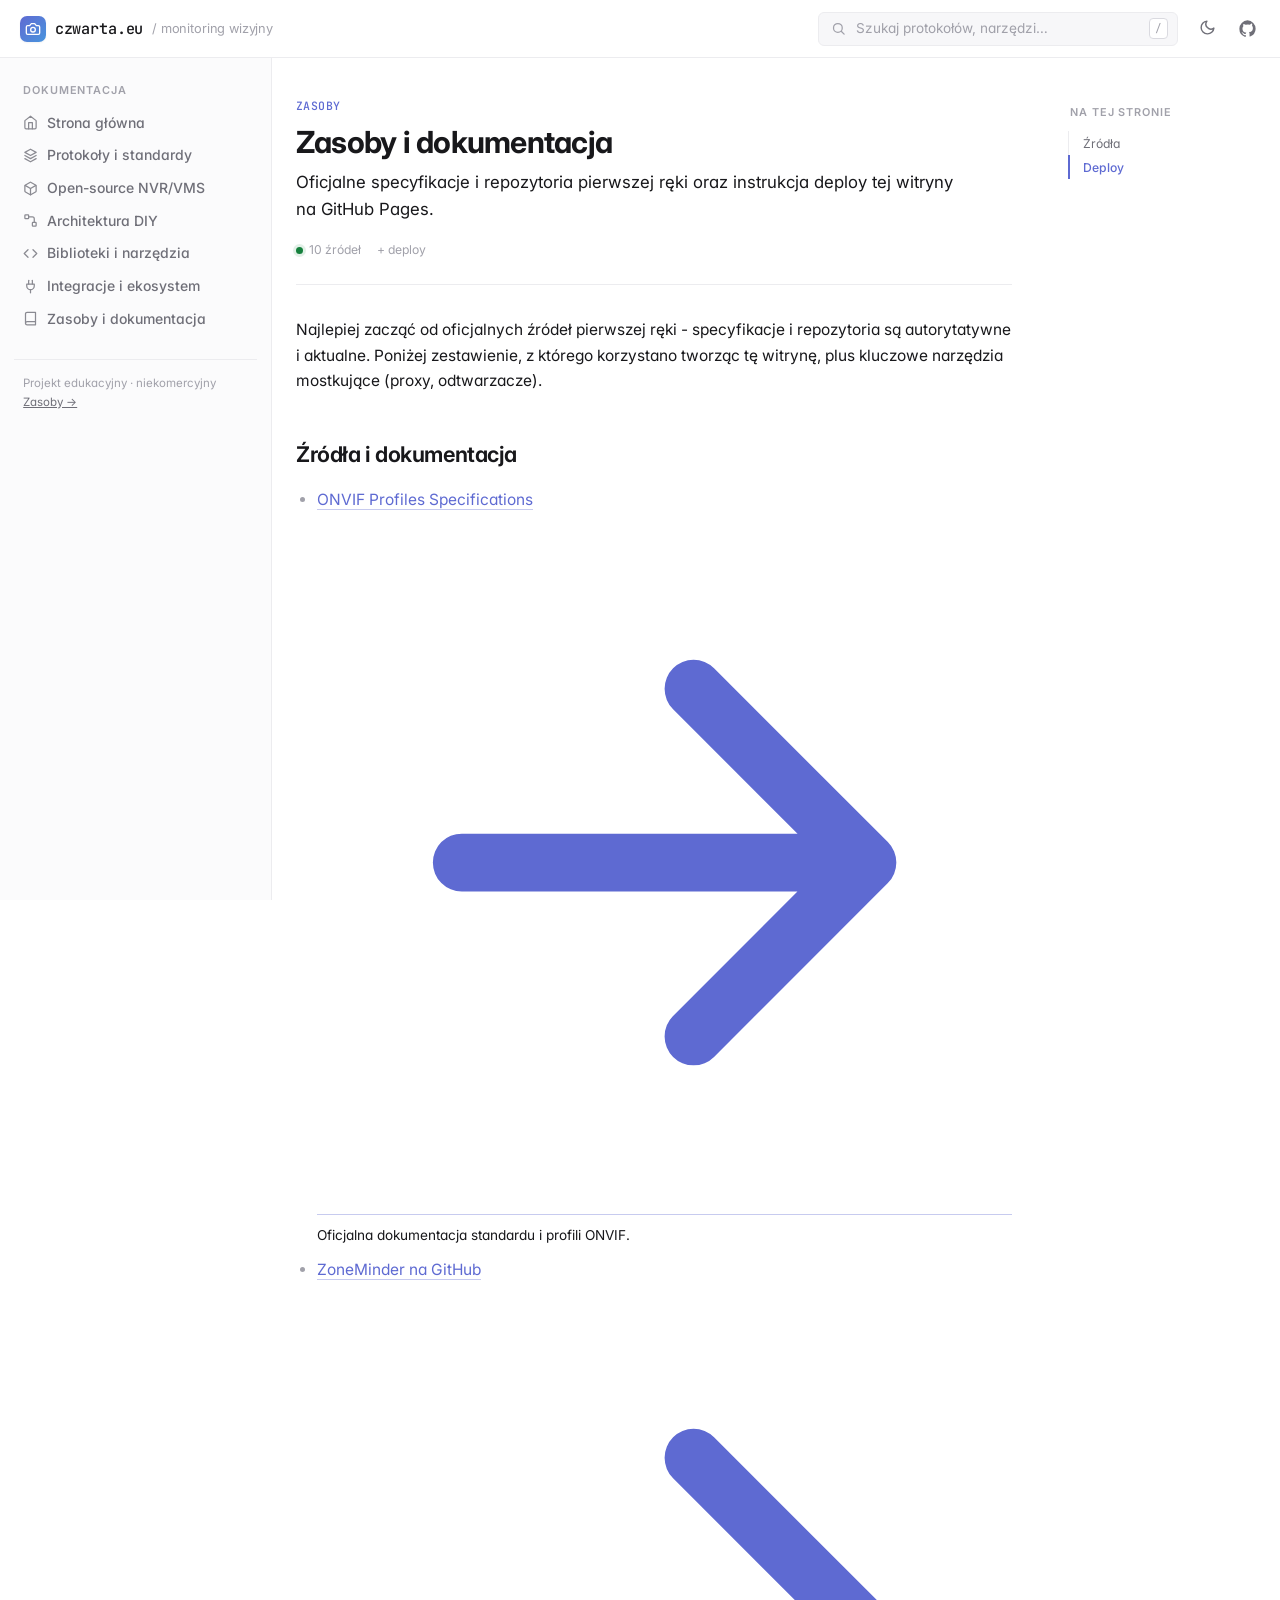
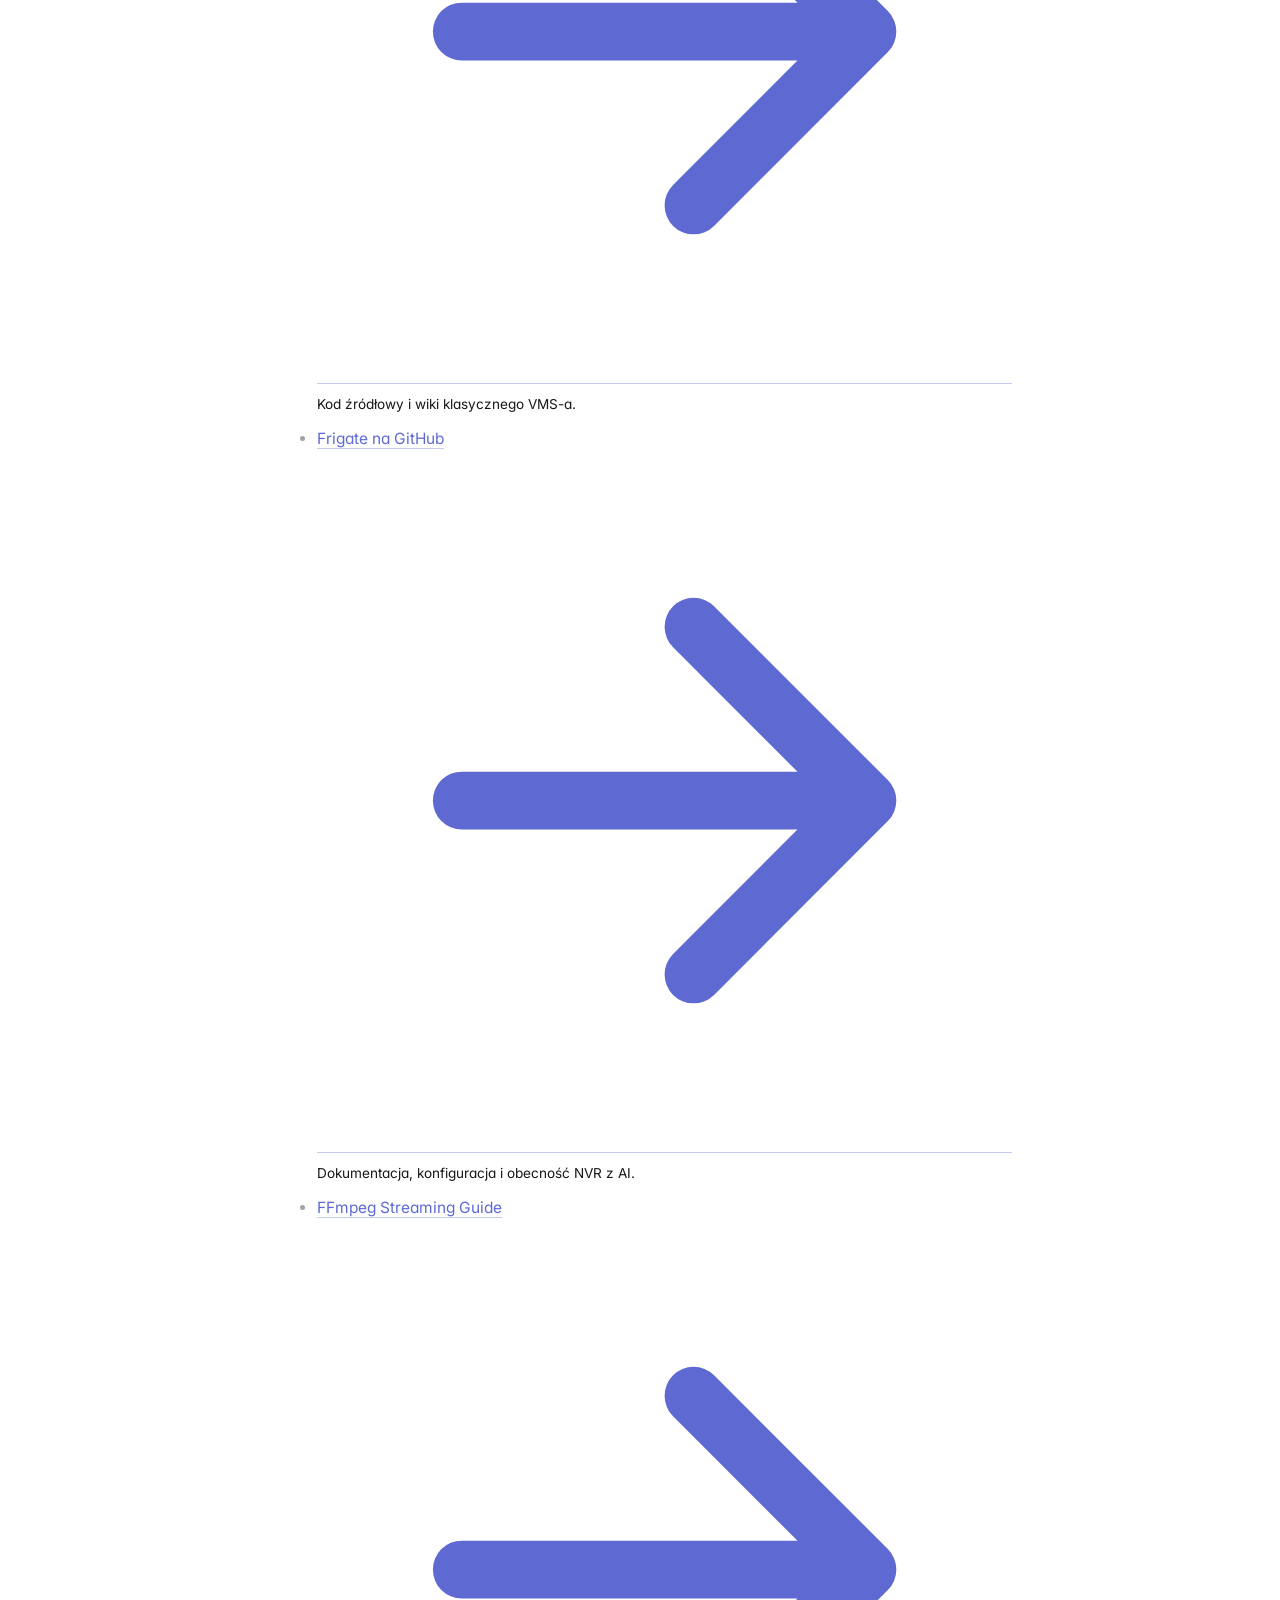
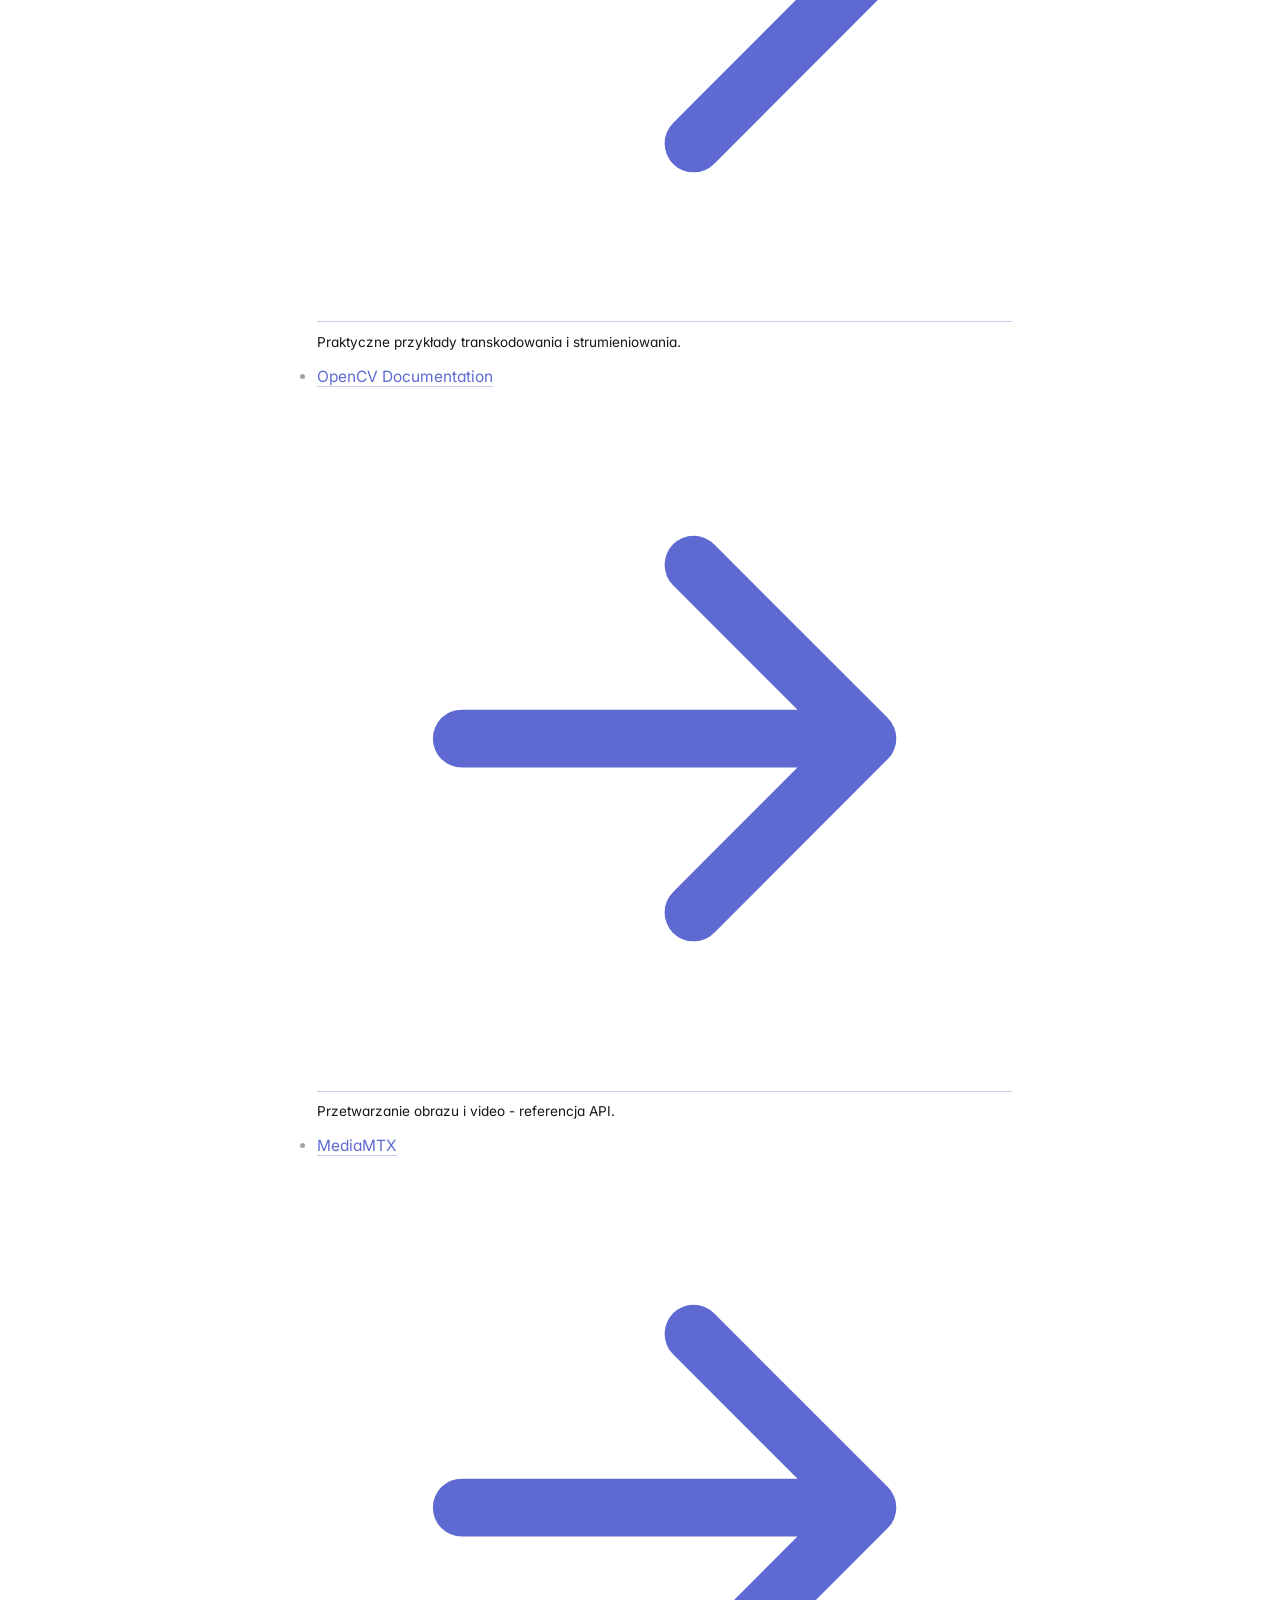
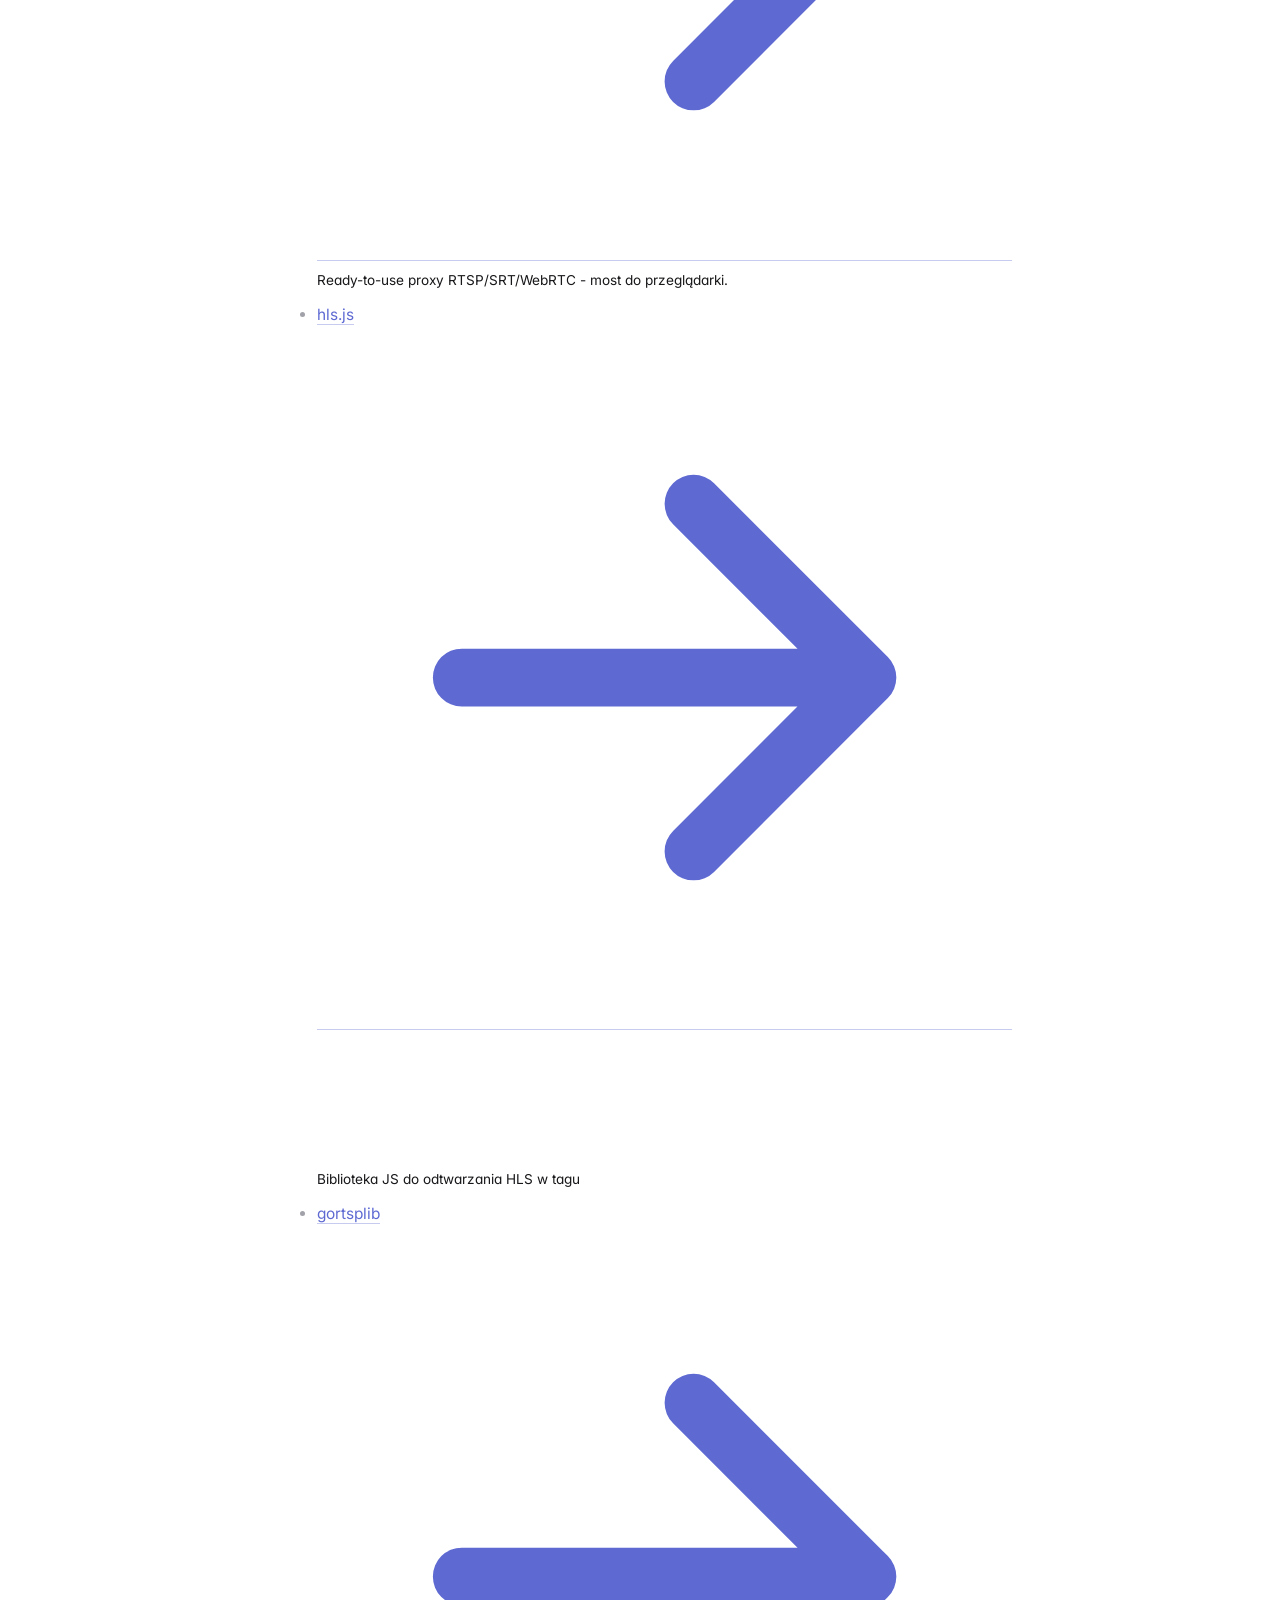
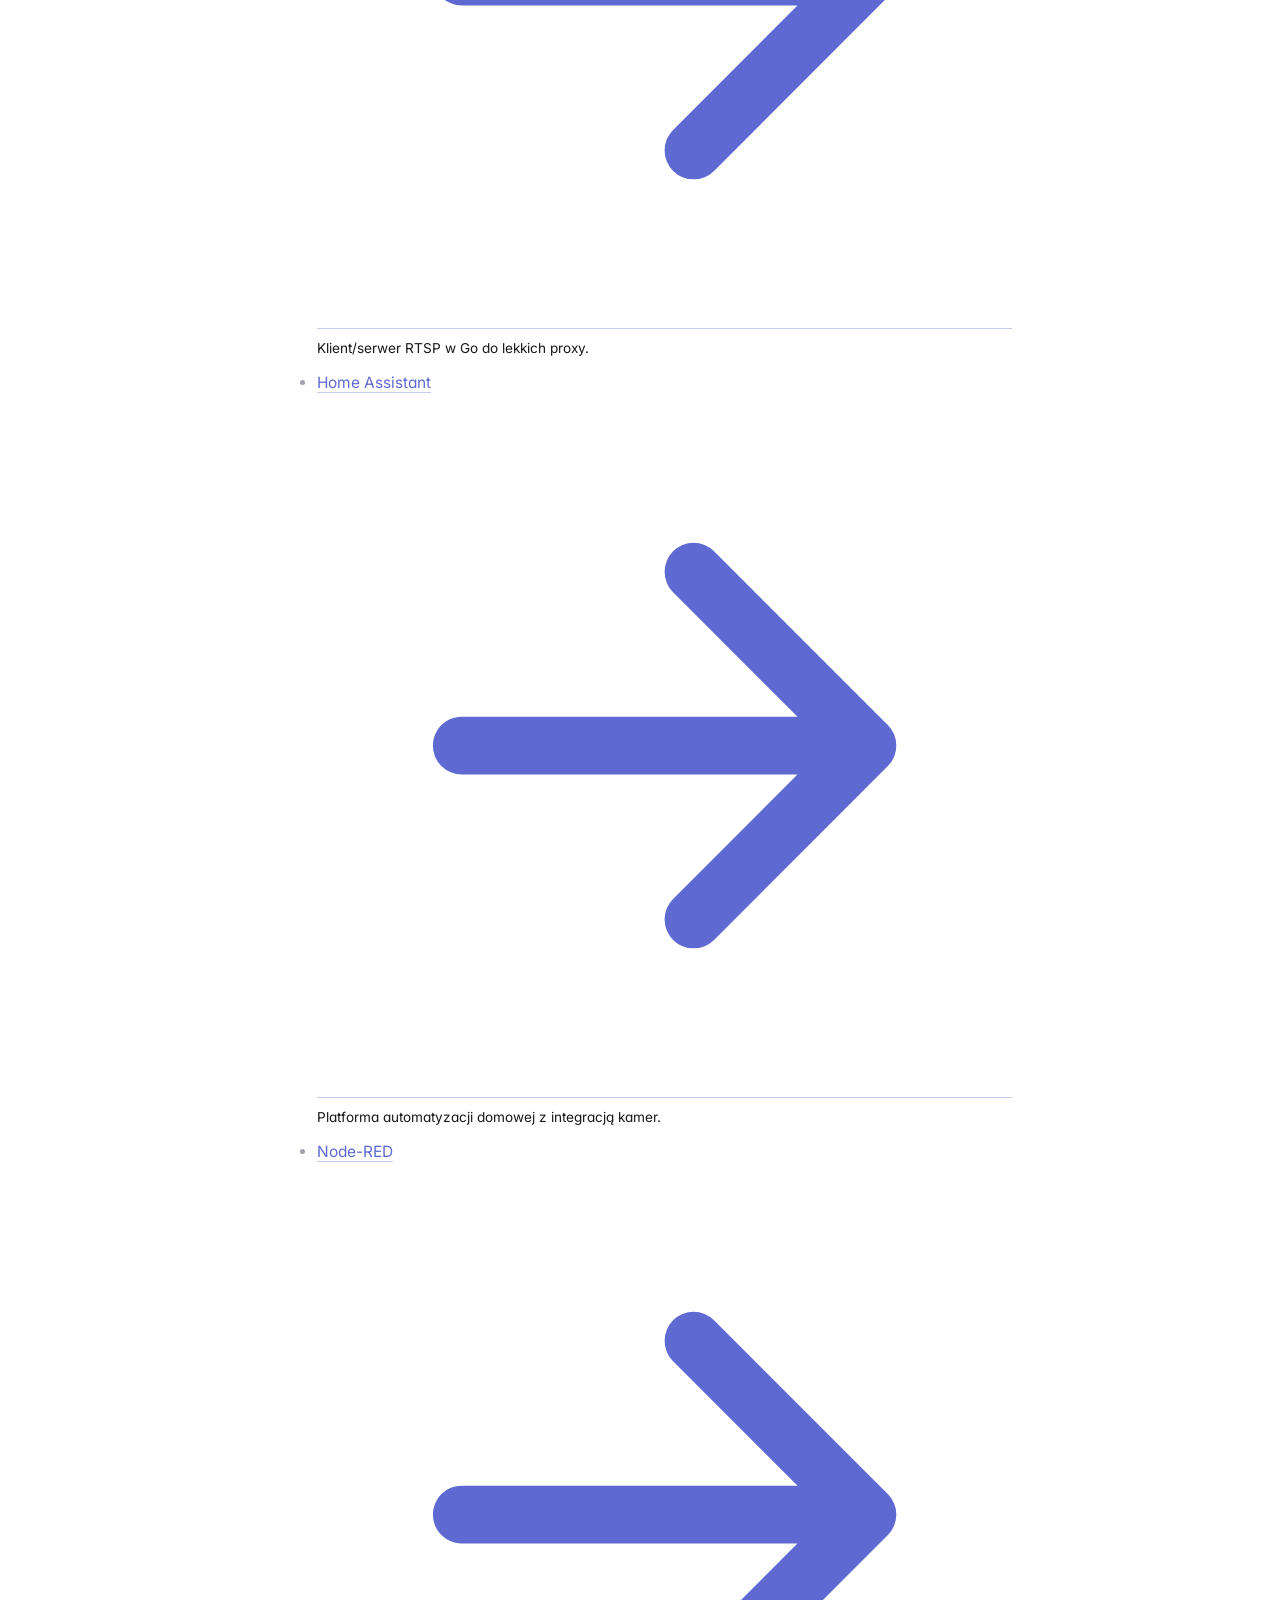
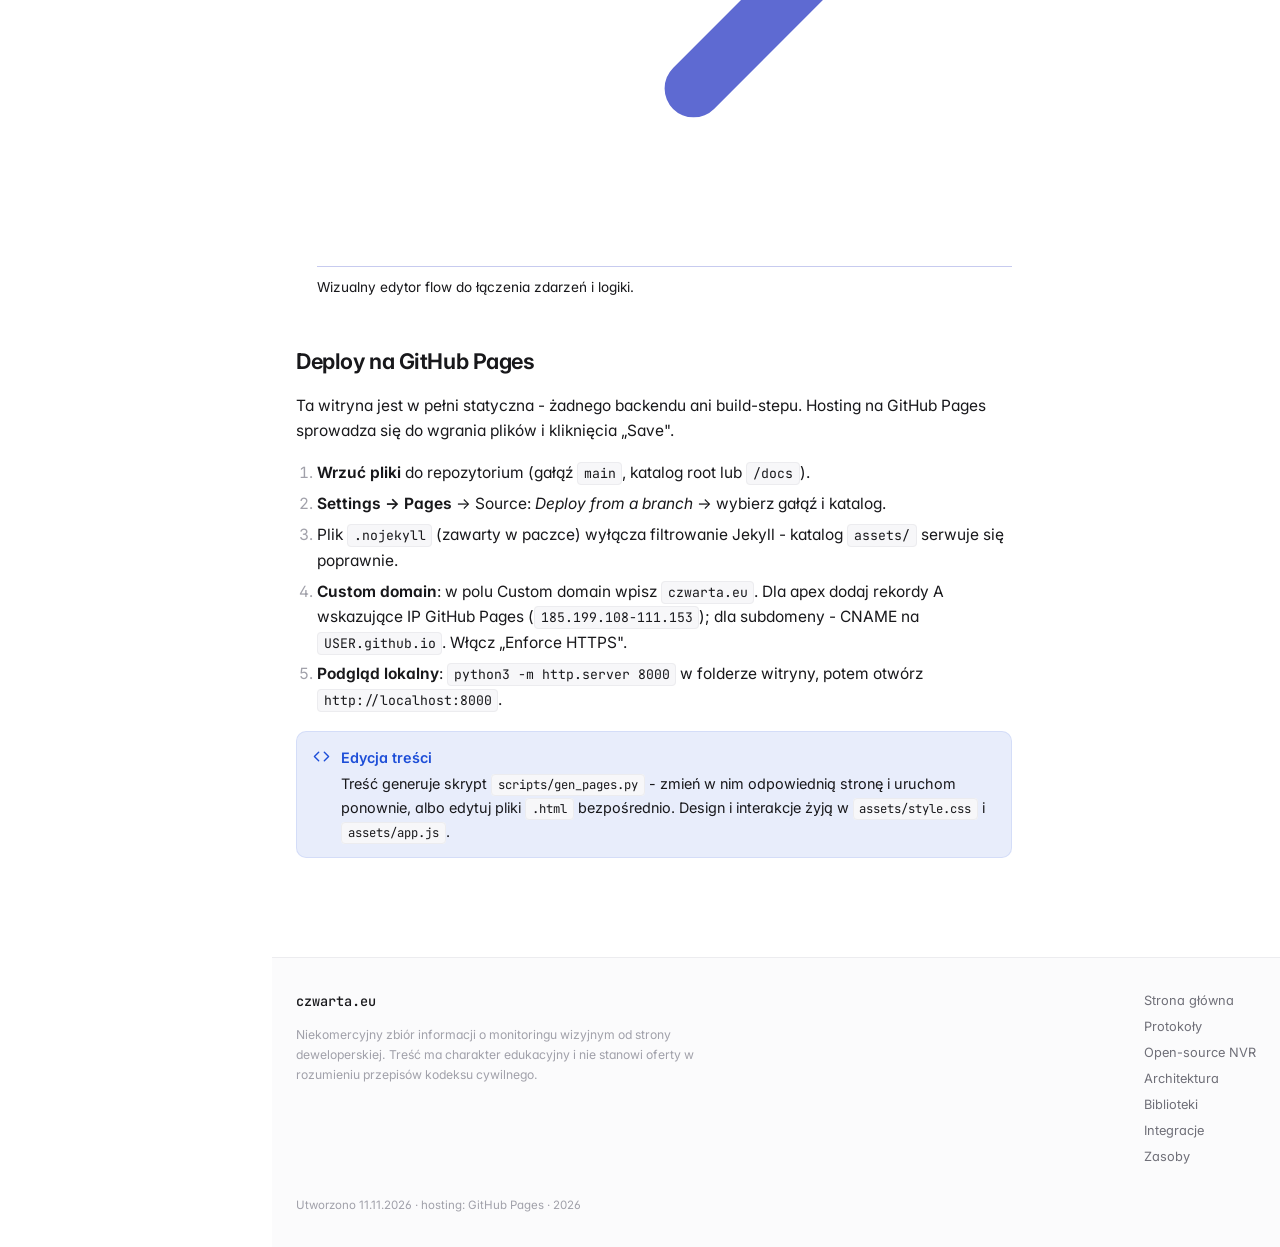
<file: resources.html>
<!DOCTYPE html>
<html lang="pl" data-theme="light">
<head>
<meta charset="UTF-8">
<meta name="viewport" content="width=device-width, initial-scale=1.0">
<title>Zasoby i dokumentacja - linki i deploy na GitHub Pages</title>
<meta name="description" content="Oficjalne źródła i dokumentacja: ONVIF, FFmpeg, OpenCV, Frigate, MediaMTX, hls.js oraz instrukcja deploy na GitHub Pages.">
<meta name="theme-color" content="#5e6ad2">
<meta property="og:title" content="Zasoby i dokumentacja - linki i deploy na GitHub Pages">
<meta property="og:description" content="Oficjalne źródła i dokumentacja: ONVIF, FFmpeg, OpenCV, Frigate, MediaMTX, hls.js oraz instrukcja deploy na GitHub Pages.">
<meta property="og:type" content="website">
<meta property="og:locale" content="pl_PL">
<link rel="stylesheet" href="./assets/style.css">
<link rel="icon" href="data:image/svg+xml,%3Csvg xmlns='http://www.w3.org/2000/svg' viewBox='0 0 24 24'%3E%3Crect width='24' height='24' rx='5' fill='%235e6ad2'/%3E%3Cpath d='M14.5 7h-4L8 9H6a1.5 1.5 0 0 0-1.5 1.5v5A1.5 1.5 0 0 0 6 17h12a1.5 1.5 0 0 0 1.5-1.5v-5A1.5 1.5 0 0 0 18 9h-2l-1.5-2Z' fill='none' stroke='white' stroke-width='1.5'/%3E%3Ccircle cx='12' cy='13' r='2.5' fill='none' stroke='white' stroke-width='1.5'/%3E%3C/svg%3E">
</head>
<body>
<a class="skip" href="#main">Przejdź do treści</a>
<header class="topbar">
  <button class="icon-btn menu-btn" data-menu-open aria-label="Otwórz menu" aria-expanded="false" aria-controls="sidebar"><svg viewBox="0 0 24 24" fill="none" stroke="currentColor" stroke-width="2" stroke-linecap="round"><path d="M3 6h18M3 12h18M3 18h18"/></svg></button>
  <a class="brand" href="./index.html" aria-label="czwarta.eu — strona główna">
    <span class="brand-mark" aria-hidden="true"><svg viewBox="0 0 24 24" fill="none" stroke="currentColor" stroke-width="2" stroke-linecap="round" stroke-linejoin="round"><path d="M14.5 4h-5L7 7H4a2 2 0 0 0-2 2v9a2 2 0 0 0 2 2h16a2 2 0 0 0 2-2V9a2 2 0 0 0-2-2h-3l-2.5-3Z"/><circle cx="12" cy="13" r="3.5"/></svg></span>
    <span class="brand-domain">czwarta.eu</span>
    <span class="brand-sub">/ monitoring wizyjny</span>
  </a>
  <span class="spacer"></span>
  <div class="search" data-search>
    <div class="search-field">
      <svg viewBox="0 0 24 24" fill="none" stroke="currentColor" stroke-width="2" stroke-linecap="round" stroke-linejoin="round"><circle cx="11" cy="11" r="7"/><path d="m21 21-4.3-4.3"/></svg>
      <input type="text" class="search-input" placeholder="Szukaj protokołów, narzędzi…" aria-label="Szukaj" autocomplete="off" spellcheck="false">
      <kbd class="search-kbd">/</kbd>
    </div>
    <div class="search-results" role="listbox" aria-label="Wyniki wyszukiwania"></div>
  </div>
  <div class="topbar-actions">
    <button class="icon-btn" data-theme-toggle aria-label="Przełącz motyw" title="Przełącz motyw (t)">
      <span class="moon"><svg viewBox="0 0 24 24" fill="none" stroke="currentColor" stroke-width="2" stroke-linecap="round" stroke-linejoin="round"><path d="M21 12.8A9 9 0 1 1 11.2 3 7 7 0 0 0 21 12.8Z"/></svg></span><span class="sun"><svg viewBox="0 0 24 24" fill="none" stroke="currentColor" stroke-width="2" stroke-linecap="round" stroke-linejoin="round"><circle cx="12" cy="12" r="4"/><path d="M12 2v2M12 20v2M4.9 4.9l1.4 1.4M17.7 17.7l1.4 1.4M2 12h2M20 12h2M4.9 19.1l1.4-1.4M17.7 6.3l1.4-1.4"/></svg></span>
    </button>
    <a class="icon-btn" href="https://github.com" target="_blank" rel="noopener" aria-label="Kod źródłowy na GitHub" title="GitHub"><svg viewBox="0 0 24 24" fill="currentColor"><path d="M12 .5A12 12 0 0 0 .5 12.5a12 12 0 0 0 8.2 11.4c.6.1.8-.3.8-.6v-2c-3.3.7-4-1.6-4-1.6-.6-1.4-1.3-1.8-1.3-1.8-1.1-.7.1-.7.1-.7 1.2.1 1.8 1.2 1.8 1.2 1.1 1.8 2.8 1.3 3.5 1 .1-.8.4-1.3.8-1.6-2.7-.3-5.5-1.3-5.5-5.9 0-1.3.5-2.4 1.2-3.2 0-.4-.5-1.6.2-3.2 0 0 1-.3 3.3 1.2a11.5 11.5 0 0 1 6 0C17.3 4.7 18.3 5 18.3 5c.7 1.6.2 2.8.1 3.2.8.8 1.2 1.9 1.2 3.2 0 4.6-2.8 5.6-5.5 5.9.4.4.8 1.1.8 2.2v3.3c0 .3.2.7.8.6A12 12 0 0 0 23.5 12.5 12 12 0 0 0 12 .5Z"/></svg></a>
  </div>
</header>
<div class="layout">
<aside class="sidebar" id="sidebar">
  <nav class="nav-section">
    <div class="nav-label">Dokumentacja</div>
    <a class="nav-link" href="./index.html"><span class="nav-ico" aria-hidden="true"><svg viewBox="0 0 24 24" fill="none" stroke="currentColor" stroke-width="2" stroke-linecap="round" stroke-linejoin="round"><path d="m3 9 9-7 9 7v11a2 2 0 0 1-2 2H5a2 2 0 0 1-2-2z"/><path d="M9 22V12h6v10"/></svg></span><span>Strona główna</span></a>
    <a class="nav-link" href="./protocols.html"><span class="nav-ico" aria-hidden="true"><svg viewBox="0 0 24 24" fill="none" stroke="currentColor" stroke-width="2" stroke-linecap="round" stroke-linejoin="round"><path d="m12 2 9 5-9 5-9-5 9-5Z"/><path d="m3 12 9 5 9-5"/><path d="m3 17 9 5 9-5"/></svg></span><span>Protokoły i standardy</span></a>
    <a class="nav-link" href="./oss.html"><span class="nav-ico" aria-hidden="true"><svg viewBox="0 0 24 24" fill="none" stroke="currentColor" stroke-width="2" stroke-linecap="round" stroke-linejoin="round"><path d="M21 8a2 2 0 0 0-1-1.73l-7-4a2 2 0 0 0-2 0l-7 4A2 2 0 0 0 3 8v8a2 2 0 0 0 1 1.73l7 4a2 2 0 0 0 2 0l7-4A2 2 0 0 0 21 16Z"/><path d="m3.3 7 8.7 5 8.7-5"/><path d="M12 22V12"/></svg></span><span>Open-source NVR/VMS</span></a>
    <a class="nav-link" href="./architecture.html"><span class="nav-ico" aria-hidden="true"><svg viewBox="0 0 24 24" fill="none" stroke="currentColor" stroke-width="2" stroke-linecap="round" stroke-linejoin="round"><rect x="3" y="3" width="6" height="6" rx="1"/><rect x="15" y="15" width="6" height="6" rx="1"/><path d="M9 6h6a3 3 0 0 1 3 3v6"/></svg></span><span>Architektura DIY</span></a>
    <a class="nav-link" href="./libraries.html"><span class="nav-ico" aria-hidden="true"><svg viewBox="0 0 24 24" fill="none" stroke="currentColor" stroke-width="2" stroke-linecap="round" stroke-linejoin="round"><polyline points="16 18 22 12 16 6"/><polyline points="8 6 2 12 8 18"/></svg></span><span>Biblioteki i narzędzia</span></a>
    <a class="nav-link" href="./integration.html"><span class="nav-ico" aria-hidden="true"><svg viewBox="0 0 24 24" fill="none" stroke="currentColor" stroke-width="2" stroke-linecap="round" stroke-linejoin="round"><path d="M12 22v-5"/><path d="M9 8V2"/><path d="M15 8V2"/><path d="M18 8v3a6 6 0 0 1-12 0V8Z"/></svg></span><span>Integracje i ekosystem</span></a>
    <a class="nav-link" href="./resources.html"><span class="nav-ico" aria-hidden="true"><svg viewBox="0 0 24 24" fill="none" stroke="currentColor" stroke-width="2" stroke-linecap="round" stroke-linejoin="round"><path d="M4 19.5A2.5 2.5 0 0 1 6.5 17H20"/><path d="M6.5 2H20v20H6.5A2.5 2.5 0 0 1 4 19.5v-15A2.5 2.5 0 0 1 6.5 2Z"/></svg></span><span>Zasoby i dokumentacja</span></a>
  </nav>
  <div class="sidebar-foot">
    Projekt edukacyjny · niekomercyjny<br>
    <a href="./resources.html">Zasoby →</a>
  </div>
</aside>
<div class="sidebar-overlay" data-menu-close aria-hidden="true"></div>
  <div class="main" id="main">
    <div class="main-inner">
      <div class="content">
        <div class="page-head">
          <div class="page-eyebrow">Zasoby</div>
          <h1 class="page-title">Zasoby i dokumentacja</h1>
          <p class="page-lead">Oficjalne specyfikacje i repozytoria pierwszej ręki oraz instrukcja deploy tej witryny na GitHub Pages.</p>
          <div class="page-meta"><span><span class="dot"></span> 10 źródeł</span><span><span>+ deploy</span></span></div>
        </div>
<p>Najlepiej zacząć od oficjalnych źródeł pierwszej ręki - specyfikacje i repozytoria są autorytatywne i aktualne. Poniżej zestawienie, z którego korzystano tworząc tę witrynę, plus kluczowe narzędzia mostkujące (proxy, odtwarzacze).</p>

<h2 id="zrodla">Źródła i dokumentacja <a class="anchor" href="#zrodla">#</a></h2>
<ul style="line-height:1.9;">
    <li><a href="https://www.onvif.org/profiles/" target="_blank" rel="noopener">ONVIF Profiles Specifications <svg viewBox="0 0 24 24" fill="none" stroke="currentColor" stroke-width="2" stroke-linecap="round" stroke-linejoin="round"><path d="M5 12h14M13 6l6 6-6 6"/></svg></a><br><span class="muted" style="font-size:.85rem;">Oficjalna dokumentacja standardu i profili ONVIF.</span></li>
    <li><a href="https://github.com/ZoneMinder/zoneminder" target="_blank" rel="noopener">ZoneMinder na GitHub <svg viewBox="0 0 24 24" fill="none" stroke="currentColor" stroke-width="2" stroke-linecap="round" stroke-linejoin="round"><path d="M5 12h14M13 6l6 6-6 6"/></svg></a><br><span class="muted" style="font-size:.85rem;">Kod źródłowy i wiki klasycznego VMS-a.</span></li>
    <li><a href="https://github.com/blakeblackshear/frigate" target="_blank" rel="noopener">Frigate na GitHub <svg viewBox="0 0 24 24" fill="none" stroke="currentColor" stroke-width="2" stroke-linecap="round" stroke-linejoin="round"><path d="M5 12h14M13 6l6 6-6 6"/></svg></a><br><span class="muted" style="font-size:.85rem;">Dokumentacja, konfiguracja i obecność NVR z AI.</span></li>
    <li><a href="https://trac.ffmpeg.org/wiki/StreamingGuide" target="_blank" rel="noopener">FFmpeg Streaming Guide <svg viewBox="0 0 24 24" fill="none" stroke="currentColor" stroke-width="2" stroke-linecap="round" stroke-linejoin="round"><path d="M5 12h14M13 6l6 6-6 6"/></svg></a><br><span class="muted" style="font-size:.85rem;">Praktyczne przykłady transkodowania i strumieniowania.</span></li>
    <li><a href="https://docs.opencv.org/" target="_blank" rel="noopener">OpenCV Documentation <svg viewBox="0 0 24 24" fill="none" stroke="currentColor" stroke-width="2" stroke-linecap="round" stroke-linejoin="round"><path d="M5 12h14M13 6l6 6-6 6"/></svg></a><br><span class="muted" style="font-size:.85rem;">Przetwarzanie obrazu i video - referencja API.</span></li>
    <li><a href="https://github.com/bluenviron/mediamtx" target="_blank" rel="noopener">MediaMTX <svg viewBox="0 0 24 24" fill="none" stroke="currentColor" stroke-width="2" stroke-linecap="round" stroke-linejoin="round"><path d="M5 12h14M13 6l6 6-6 6"/></svg></a><br><span class="muted" style="font-size:.85rem;">Ready-to-use proxy RTSP/SRT/WebRTC - most do przeglądarki.</span></li>
    <li><a href="https://github.com/video-dev/hls.js" target="_blank" rel="noopener">hls.js <svg viewBox="0 0 24 24" fill="none" stroke="currentColor" stroke-width="2" stroke-linecap="round" stroke-linejoin="round"><path d="M5 12h14M13 6l6 6-6 6"/></svg></a><br><span class="muted" style="font-size:.85rem;">Biblioteka JS do odtwarzania HLS w tagu <video>.</span></li>
    <li><a href="https://github.com/bluenviron/gortsplib" target="_blank" rel="noopener">gortsplib <svg viewBox="0 0 24 24" fill="none" stroke="currentColor" stroke-width="2" stroke-linecap="round" stroke-linejoin="round"><path d="M5 12h14M13 6l6 6-6 6"/></svg></a><br><span class="muted" style="font-size:.85rem;">Klient/serwer RTSP w Go do lekkich proxy.</span></li>
    <li><a href="https://www.home-assistant.io/" target="_blank" rel="noopener">Home Assistant <svg viewBox="0 0 24 24" fill="none" stroke="currentColor" stroke-width="2" stroke-linecap="round" stroke-linejoin="round"><path d="M5 12h14M13 6l6 6-6 6"/></svg></a><br><span class="muted" style="font-size:.85rem;">Platforma automatyzacji domowej z integracją kamer.</span></li>
    <li><a href="https://nodered.org/" target="_blank" rel="noopener">Node-RED <svg viewBox="0 0 24 24" fill="none" stroke="currentColor" stroke-width="2" stroke-linecap="round" stroke-linejoin="round"><path d="M5 12h14M13 6l6 6-6 6"/></svg></a><br><span class="muted" style="font-size:.85rem;">Wizualny edytor flow do łączenia zdarzeń i logiki.</span></li>
</ul>

<h2 id="deploy">Deploy na GitHub Pages <a class="anchor" href="#deploy">#</a></h2>
<p>Ta witryna jest w pełni statyczna - żadnego backendu ani build-stepu. Hosting na GitHub Pages sprowadza się do wgrania plików i kliknięcia „Save".</p>
<ol>
  <li><strong>Wrzuć pliki</strong> do repozytorium (gałąź <code>main</code>, katalog root lub <code>/docs</code>).</li>
  <li><strong>Settings → Pages</strong> → Source: <em>Deploy from a branch</em> → wybierz gałąź i katalog.</li>
  <li>Plik <code>.nojekyll</code> (zawarty w paczce) wyłącza filtrowanie Jekyll - katalog <code>assets/</code> serwuje się poprawnie.</li>
  <li><strong>Custom domain</strong>: w polu Custom domain wpisz <code>czwarta.eu</code>. Dla apex dodaj rekordy A wskazujące IP GitHub Pages (<code>185.199.108-111.153</code>); dla subdomeny - CNAME na <code>USER.github.io</code>. Włącz „Enforce HTTPS".</li>
  <li><strong>Podgląd lokalny</strong>: <code>python3 -m http.server 8000</code> w folderze witryny, potem otwórz <code>http://localhost:8000</code>.</li>
</ol>
<div class="callout callout-info"><span class="callout-ico" aria-hidden="true"><svg viewBox="0 0 24 24" fill="none" stroke="currentColor" stroke-width="2" stroke-linecap="round" stroke-linejoin="round"><polyline points="16 18 22 12 16 6"/><polyline points="8 6 2 12 8 18"/></svg></span><div class="callout-body"><div class="callout-title">Edycja treści</div><p>Treść generuje skrypt <code>scripts/gen_pages.py</code> - zmień w nim odpowiednią stronę i uruchom ponownie, albo edytuj pliki <code>.html</code> bezpośrednio. Design i interakcje żyją w <code>assets/style.css</code> i <code>assets/app.js</code>.</p></div></div>

      </div>
<aside class="toc" data-toc aria-label="Spis treści">
  <div class="toc-label">Na tej stronie</div>
  <ul>
      <li><a href="#zrodla">Źródła</a></li>
      <li><a href="#deploy">Deploy</a></li>
  </ul>
</aside>

    </div>
  </div>
</div>
<div data-footer-placeholder aria-busy="true"></div>
<script src="./assets/app.js"></script>
</body>
</html>
</file>
<file: assets/style.css>
/* ============================================================================
   czwarta.eu — design system
   Clean-minimal docs (Stripe / Linear vibe) · light + dark · no build step
   ============================================================================ */

@import url('https://fonts.googleapis.com/css2?family=Inter:wght@400;500;600;700&family=JetBrains+Mono:wght@400;500;600&display=swap');

:root {
  --font-sans: 'Inter', -apple-system, BlinkMacSystemFont, 'Segoe UI', Roboto, 'Helvetica Neue', Arial, sans-serif;
  --font-mono: 'JetBrains Mono', ui-monospace, 'SFMono-Regular', Consolas, Menlo, monospace;

  /* light */
  --bg: #ffffff;
  --bg-subtle: #fbfbfc;
  --bg-elevated: #ffffff;
  --surface: #f7f7f9;
  --surface-2: #efeff3;
  --border: #ececef;
  --border-strong: #dadae0;
  --text: #18181b;
  --text-muted: #6f6f78;
  --text-subtle: #a1a1aa;
  --accent: #5e6ad2;
  --accent-hover: #4f51c4;
  --accent-soft: rgba(94, 106, 210, 0.10);
  --accent-contrast: #ffffff;
  --code-bg: #f6f6f9;
  --code-text: #1f1f23;
  --code-border: #e7e7ec;
  --green: #15803d;
  --green-soft: rgba(21, 128, 61, 0.12);
  --red: #b91c1c;
  --red-soft: rgba(185, 28, 28, 0.10);
  --amber: #b45309;
  --amber-soft: rgba(180, 83, 9, 0.12);
  --blue: #1d4ed8;
  --blue-soft: rgba(29, 78, 216, 0.10);

  --radius-sm: 6px;
  --radius: 10px;
  --radius-lg: 14px;
  --shadow-sm: 0 1px 2px rgba(24, 24, 27, 0.05);
  --shadow: 0 6px 24px rgba(24, 24, 27, 0.07);
  --shadow-lg: 0 18px 50px rgba(24, 24, 27, 0.14);

  --sidebar-w: 272px;
  --topbar-h: 58px;
  --content-w: 760px;
  --toc-w: 188px;

  --ease: cubic-bezier(.4, 0, .2, 1);
}

[data-theme="dark"] {
  --bg: #0b0b0f;
  --bg-subtle: #0b0b0f;
  --bg-elevated: #14141b;
  --surface: #16161e;
  --surface-2: #1d1d27;
  --border: #24242f;
  --border-strong: #34343f;
  --text: #e9e9ef;
  --text-muted: #9b9bab;
  --text-subtle: #6a6a78;
  --accent: #8189ff;
  --accent-hover: #9aa0ff;
  --accent-soft: rgba(129, 137, 255, 0.16);
  --accent-contrast: #0b0b0f;
  --code-bg: #131319;
  --code-text: #d6d6e2;
  --code-border: #24242f;
  --green: #34d399;
  --green-soft: rgba(52, 211, 153, 0.14);
  --red: #f87171;
  --red-soft: rgba(248, 113, 113, 0.12);
  --amber: #fbbf24;
  --amber-soft: rgba(251, 191, 36, 0.12);
  --blue: #60a5fa;
  --blue-soft: rgba(96, 165, 250, 0.12);
  --shadow-sm: 0 1px 2px rgba(0, 0, 0, 0.4);
  --shadow: 0 6px 24px rgba(0, 0, 0, 0.4);
  --shadow-lg: 0 18px 50px rgba(0, 0, 0, 0.6);
}

/* ---- reset ---- */
*, *::before, *::after { box-sizing: border-box; }
html { -webkit-text-size-adjust: 100%; scroll-behavior: smooth; }
body {
  margin: 0;
  font-family: var(--font-sans);
  font-size: 15.5px;
  line-height: 1.65;
  color: var(--text);
  background: var(--bg);
  -webkit-font-smoothing: antialiased;
  text-rendering: optimizeLegibility;
  font-feature-settings: "cv02", "cv03", "cv04", "cv11";
}
::selection { background: var(--accent-soft); color: var(--text); }

.skip {
  position: fixed; top: -100px; left: 0; z-index: 100;
  background: var(--accent); color: var(--accent-contrast);
  padding: .5rem .8rem; border-radius: 0 0 var(--radius-sm) 0; font-size: .85rem; font-weight: 500;
}
.skip:focus { top: 0; }

:focus-visible { outline: 2px solid var(--accent); outline-offset: 2px; border-radius: 3px; }

/* ---- scrollbar ---- */
* { scrollbar-width: thin; scrollbar-color: var(--border-strong) transparent; }
::-webkit-scrollbar { width: 10px; height: 10px; }
::-webkit-scrollbar-thumb { background: var(--border-strong); border-radius: 8px; border: 3px solid var(--bg); }
::-webkit-scrollbar-thumb:hover { background: var(--text-subtle); }

/* =========================================================================
   TOPBAR
   ========================================================================= */
.topbar {
  position: fixed; top: 0; left: 0; right: 0; height: var(--topbar-h);
  z-index: 60;
  display: flex; align-items: center; gap: .75rem;
  padding: 0 1rem 0 1.25rem;
  background: color-mix(in srgb, var(--bg) 82%, transparent);
  backdrop-filter: saturate(180%) blur(12px);
  -webkit-backdrop-filter: saturate(180%) blur(12px);
  border-bottom: 1px solid var(--border);
}
.brand {
  display: flex; align-items: center; gap: .55rem;
  font-weight: 600; font-size: .95rem; color: var(--text);
  text-decoration: none; letter-spacing: -0.01em; white-space: nowrap;
}
.brand:hover { text-decoration: none; }
.brand-mark {
  width: 26px; height: 26px; flex: none; border-radius: 7px;
  display: grid; place-items: center;
  background: linear-gradient(135deg, var(--accent), color-mix(in srgb, var(--accent) 60%, #22d3ee));
  color: #fff; box-shadow: var(--shadow-sm);
}
.brand-mark svg { width: 16px; height: 16px; }
.brand-domain { font-family: var(--font-mono); font-weight: 500; }
.brand-sub { color: var(--text-subtle); font-weight: 400; font-size: .8rem; }

.spacer { flex: 1; }

.search {
  position: relative; width: 100%; max-width: 360px;
}
.search-field {
  display: flex; align-items: center; gap: .5rem;
  height: 34px; padding: 0 .6rem 0 .7rem;
  background: var(--surface); border: 1px solid var(--border);
  border-radius: var(--radius-sm); transition: border-color .15s, background .15s;
}
.search-field:focus-within { border-color: var(--accent); background: var(--bg-elevated); box-shadow: 0 0 0 3px var(--accent-soft); }
.search-field svg { width: 15px; height: 15px; color: var(--text-subtle); flex: none; }
.search-input {
  flex: 1; min-width: 0; border: 0; outline: 0; background: transparent;
  font: inherit; font-size: .85rem; color: var(--text);
}
.search-input::placeholder { color: var(--text-subtle); }
.search-kbd {
  font-family: var(--font-mono); font-size: .68rem; color: var(--text-subtle);
  border: 1px solid var(--border-strong); border-radius: 4px; padding: .05rem .3rem;
  background: var(--bg);
}
.search-results {
  position: absolute; top: calc(100% + 6px); left: 0; right: 0;
  background: var(--bg-elevated); border: 1px solid var(--border);
  border-radius: var(--radius); box-shadow: var(--shadow-lg);
  max-height: 360px; overflow-y: auto; padding: .35rem;
  display: none; z-index: 80;
}
.search.open .search-results { display: block; }
.sr-item {
  display: flex; flex-direction: column; gap: .1rem;
  padding: .5rem .6rem; border-radius: var(--radius-sm);
  color: var(--text); text-decoration: none; cursor: pointer;
}
.sr-item:hover, .sr-item.active { background: var(--accent-soft); }
.sr-item .sr-title { font-size: .85rem; font-weight: 500; }
.sr-item .sr-path { font-family: var(--font-mono); font-size: .72rem; color: var(--text-subtle); }
.sr-empty { padding: .6rem; font-size: .82rem; color: var(--text-muted); text-align: center; }

.topbar-actions { display: flex; align-items: center; gap: .35rem; flex: none; }
.icon-btn {
  width: 34px; height: 34px; display: grid; place-items: center;
  border: 1px solid transparent; border-radius: var(--radius-sm);
  background: transparent; color: var(--text-muted); cursor: pointer;
  transition: background .15s, color .15s, border-color .15s;
}
.icon-btn:hover { background: var(--surface); color: var(--text); border-color: var(--border); }
.icon-btn svg { width: 17px; height: 17px; }
.icon-btn .sun { display: none; }
[data-theme="dark"] .icon-btn .sun { display: block; }
[data-theme="dark"] .icon-btn .moon { display: none; }

.menu-btn { display: none; }

/* =========================================================================
   SIDEBAR
   ========================================================================= */
.sidebar {
  position: fixed; top: var(--topbar-h); left: 0; bottom: 0;
  width: var(--sidebar-w); overflow-y: auto;
  padding: 1.5rem .85rem 3rem;
  border-right: 1px solid var(--border);
  background: var(--bg-subtle);
  z-index: 45;
}
.nav-section { margin-bottom: 1.4rem; }
.nav-label {
  font-size: .68rem; font-weight: 600; text-transform: uppercase;
  letter-spacing: .08em; color: var(--text-subtle);
  padding: 0 .6rem .45rem;
}
.nav-link {
  display: flex; align-items: center; gap: .55rem;
  padding: .42rem .6rem; margin-bottom: 1px;
  border-radius: var(--radius-sm);
  color: var(--text-muted); text-decoration: none;
  font-size: .875rem; font-weight: 500; line-height: 1.3;
  transition: background .12s, color .12s;
}
.nav-link:hover { background: var(--surface); color: var(--text); text-decoration: none; }
.nav-link.active { background: var(--accent-soft); color: var(--accent); font-weight: 600; }
.nav-link .nav-ico { width: 15px; height: 15px; flex: none; opacity: .8; }
.nav-link .nav-count {
  margin-left: auto; font-size: .68rem; font-family: var(--font-mono);
  color: var(--text-subtle); background: var(--surface); padding: .02rem .35rem; border-radius: 4px;
}
.nav-link.active .nav-count { background: var(--accent-soft); color: var(--accent); }

.sidebar-foot {
  margin-top: 1.5rem; padding: .9rem .6rem;
  border-top: 1px solid var(--border); font-size: .72rem; color: var(--text-subtle);
}
.sidebar-foot a { color: var(--text-muted); }

.sidebar-overlay {
  position: fixed; inset: 0; background: rgba(0,0,0,.45);
  opacity: 0; pointer-events: none; transition: opacity .2s var(--ease); z-index: 44;
}
body.sidebar-open .sidebar-overlay { opacity: 1; pointer-events: auto; }

/* =========================================================================
   LAYOUT / CONTENT
   ========================================================================= */
.main {
  margin-left: var(--sidebar-w);
  margin-top: var(--topbar-h);
  min-height: calc(100vh - var(--topbar-h));
}
.main-inner {
  max-width: calc(var(--content-w) + var(--toc-w) + 96px);
  margin: 0 auto;
  display: grid;
  grid-template-columns: minmax(0, var(--content-w)) var(--toc-w);
  gap: 56px;
  padding: 2.4rem 1.5rem 5rem;
}
.content { min-width: 0; }

/* page header */
.page-head { margin-bottom: 2rem; padding-bottom: 1.5rem; border-bottom: 1px solid var(--border); }
.page-eyebrow {
  font-family: var(--font-mono); font-size: .72rem; font-weight: 500;
  color: var(--accent); letter-spacing: .04em; margin-bottom: .6rem; text-transform: uppercase;
}
.page-title { font-size: 1.9rem; font-weight: 700; letter-spacing: -0.025em; line-height: 1.15; margin: 0 0 .55rem; }
.page-lead { font-size: 1.05rem; color: var(--text-muted); margin: 0; max-width: 60ch; }
.page-meta { display: flex; flex-wrap: wrap; gap: 1rem; margin-top: 1rem; font-size: .76rem; color: var(--text-subtle); }
.page-meta span { display: inline-flex; align-items: center; gap: .35rem; }
.page-meta .dot { width: 7px; height: 7px; border-radius: 50%; background: var(--green); box-shadow: 0 0 0 3px var(--green-soft); }

/* typography */
.content h2 {
  font-size: 1.35rem; font-weight: 650; letter-spacing: -0.02em;
  margin: 2.4rem 0 .8rem; padding-top: .3rem;
  scroll-margin-top: calc(var(--topbar-h) + 16px);
}
.content h2 .anchor { margin-left: .4rem; color: var(--text-subtle); text-decoration: none; opacity: 0; transition: opacity .15s; font-weight: 400; }
.content h2:hover .anchor { opacity: 1; }
.content h3 { font-size: 1.08rem; font-weight: 600; margin: 1.8rem 0 .5rem; letter-spacing: -0.01em; }
.content h4 { font-size: .95rem; font-weight: 600; margin: 1.4rem 0 .4rem; color: var(--text); }
.content p { margin: 0 0 1rem; color: var(--text); }
.content p.muted { color: var(--text-muted); }
.content ul, .content ol { margin: 0 0 1.1rem; padding-left: 1.3rem; }
.content li { margin-bottom: .35rem; }
.content li::marker { color: var(--text-subtle); }
.content a { color: var(--accent); text-decoration: none; border-bottom: 1px solid color-mix(in srgb, var(--accent) 35%, transparent); transition: border-color .15s; }
.content a:hover { border-bottom-color: var(--accent); }
.content strong { font-weight: 650; color: var(--text); }
.content hr { border: 0; border-top: 1px solid var(--border); margin: 2.2rem 0; }

/* inline code */
.content code, .inline-code {
  font-family: var(--font-mono); font-size: .85em;
  background: var(--surface); color: var(--text);
  padding: .12rem .36rem; border-radius: 4px; border: 1px solid var(--border);
}
.content a code { border-color: color-mix(in srgb, var(--accent) 30%, transparent); }

/* code block */
.code-block {
  position: relative; margin: 1.2rem 0; background: var(--code-bg);
  border: 1px solid var(--code-border); border-radius: var(--radius); overflow: hidden;
}
.code-block .code-head {
  display: flex; align-items: center; justify-content: space-between;
  padding: .5rem .9rem; border-bottom: 1px solid var(--code-border);
  background: color-mix(in srgb, var(--surface) 60%, transparent);
  font-size: .72rem; color: var(--text-subtle);
}
.code-block .code-lang { font-family: var(--font-mono); font-weight: 500; text-transform: uppercase; letter-spacing: .05em; }
.code-block pre { margin: 0; padding: 1rem 1.1rem; overflow-x: auto; }
.code-block code { font-family: var(--font-mono); font-size: .83rem; line-height: 1.6; background: none; border: 0; padding: 0; color: var(--code-text); white-space: pre; }
.code-block .tok-k { color: var(--accent); }
.code-block .tok-s { color: var(--green); }
.code-block .tok-c { color: var(--text-subtle); font-style: italic; }
.code-block .tok-n { color: var(--amber); }
.code-block .tok-f { color: var(--blue); }
.copy-btn {
  border: 1px solid var(--border); background: var(--bg-elevated); color: var(--text-muted);
  font: inherit; font-size: .7rem; font-weight: 500; padding: .22rem .5rem;
  border-radius: 5px; cursor: pointer; transition: all .15s; display: inline-flex; align-items: center; gap: .3rem;
}
.copy-btn:hover { color: var(--text); border-color: var(--border-strong); }
.copy-btn.copied { color: var(--green); border-color: var(--green-soft); background: var(--green-soft); }
.copy-btn svg { width: 12px; height: 12px; }

/* =========================================================================
   COMPONENTS
   ========================================================================= */
.card-grid { display: grid; grid-template-columns: repeat(auto-fit, minmax(240px, 1fr)); gap: .9rem; margin: 1.2rem 0; }
.card {
  background: var(--bg-elevated); border: 1px solid var(--border); border-radius: var(--radius);
  padding: 1.1rem 1.15rem; transition: border-color .15s, transform .15s, box-shadow .15s;
}
.card.hover:hover { border-color: var(--border-strong); transform: translateY(-2px); box-shadow: var(--shadow); }
.card h3 { margin: 0 0 .35rem; font-size: 1rem; font-weight: 600; display: flex; align-items: center; gap: .5rem; }
.card p { margin: 0; font-size: .88rem; color: var(--text-muted); }
.card .card-ico { width: 18px; height: 18px; color: var(--accent); flex: none; }
.card ul { margin: .5rem 0 0; padding-left: 1.05rem; }
.card li { font-size: .85rem; color: var(--text-muted); }

.badge {
  display: inline-flex; align-items: center; gap: .4rem;
  font-size: .72rem; font-weight: 600; padding: .22rem .6rem; border-radius: 999px;
  background: var(--accent-soft); color: var(--accent); letter-spacing: .01em;
}
.badge.green { background: var(--green-soft); color: var(--green); }
.badge.amber { background: var(--amber-soft); color: var(--amber); }
.badge.neutral { background: var(--surface); color: var(--text-muted); }
.badge .dot { width: 6px; height: 6px; border-radius: 50%; background: currentColor; }
.badge.live .dot { animation: pulse 1.8s var(--ease) infinite; }
@keyframes pulse { 0%,100% { opacity: 1; } 50% { opacity: .35; } }

.pill {
  font-family: var(--font-mono); font-size: .72rem; padding: .12rem .45rem;
  border-radius: 5px; background: var(--surface); color: var(--text-muted); border: 1px solid var(--border);
}

.btn {
  display: inline-flex; align-items: center; gap: .5rem;
  font: inherit; font-size: .875rem; font-weight: 500;
  padding: .55rem .95rem; border-radius: var(--radius-sm);
  border: 1px solid var(--border-strong); background: var(--bg-elevated); color: var(--text);
  text-decoration: none; cursor: pointer; transition: all .15s var(--ease);
}
.btn:hover { border-color: var(--text-subtle); text-decoration: none; transform: translateY(-1px); }
.btn-primary { background: var(--accent); border-color: var(--accent); color: var(--accent-contrast); }
.btn-primary:hover { background: var(--accent-hover); border-color: var(--accent-hover); }
.btn svg { width: 15px; height: 15px; }

.callout {
  display: flex; gap: .7rem; padding: .85rem 1rem; border-radius: var(--radius);
  margin: 1.2rem 0; border: 1px solid var(--border); background: var(--surface);
  font-size: .9rem;
}
.callout .callout-ico { width: 17px; height: 17px; flex: none; margin-top: .15rem; }
.callout .callout-body > p:last-child { margin-bottom: 0; }
.callout .callout-title { font-weight: 600; margin-bottom: .15rem; }
.callout-info { border-color: var(--blue-soft); background: var(--blue-soft); }
.callout-info .callout-ico, .callout-info .callout-title { color: var(--blue); }
.callout-note { border-color: var(--accent-soft); background: var(--accent-soft); }
.callout-note .callout-ico, .callout-note .callout-title { color: var(--accent); }
.callout-warn { border-color: var(--amber-soft); background: var(--amber-soft); }
.callout-warn .callout-ico, .callout-warn .callout-title { color: var(--amber); }

/* tables */
.table-wrap { overflow-x: auto; margin: 1.2rem 0; border: 1px solid var(--border); border-radius: var(--radius); }
table { width: 100%; border-collapse: collapse; font-size: .85rem; }
thead { background: var(--surface); }
th, td { text-align: left; padding: .6rem .85rem; border-bottom: 1px solid var(--border); vertical-align: top; }
th { font-weight: 600; color: var(--text); font-size: .78rem; white-space: nowrap; }
tbody tr:last-child td { border-bottom: 0; }
tbody tr:hover { background: var(--surface); }
td code { font-size: .82em; }
.t-yes { color: var(--green); font-weight: 600; }
.t-no { color: var(--text-subtle); }
.t-mid { color: var(--amber); font-weight: 600; }

/* =========================================================================
   HERO (index)
   ========================================================================= */
.hero {
  position: relative; overflow: hidden;
  padding: 3rem 0 2.5rem; margin-bottom: 1.5rem;
  border-bottom: 1px solid var(--border);
}
.hero::before {
  content: ""; position: absolute; inset: -40% -10% auto -10%; height: 380px;
  background: radial-gradient(60% 60% at 50% 0%, var(--accent-soft), transparent 70%);
  pointer-events: none;
}
.hero > * { position: relative; }
.hero-eyebrow { display: inline-flex; align-items: center; gap: .5rem; margin-bottom: 1rem; }
.hero-title { font-size: clamp(1.9rem, 4vw, 2.7rem); font-weight: 700; letter-spacing: -0.03em; line-height: 1.08; margin: 0 0 .9rem; }
.hero-title .grad {
  background: linear-gradient(120deg, var(--accent), color-mix(in srgb, var(--accent) 50%, #22d3ee));
  -webkit-background-clip: text; background-clip: text; color: transparent;
}
.hero-sub { font-size: 1.1rem; color: var(--text-muted); max-width: 58ch; margin: 0 0 1.6rem; }
.hero-actions { display: flex; flex-wrap: wrap; gap: .6rem; margin-bottom: 2rem; }
.hero-stats { display: flex; flex-wrap: wrap; gap: 2rem; }
.stat .stat-num { font-size: 1.5rem; font-weight: 700; font-family: var(--font-mono); letter-spacing: -0.02em; color: var(--text); }
.stat .stat-label { font-size: .76rem; color: var(--text-subtle); text-transform: uppercase; letter-spacing: .05em; }

/* terminal demo */
.terminal {
  margin: 1.5rem 0; background: var(--code-bg); border: 1px solid var(--code-border);
  border-radius: var(--radius); overflow: hidden; box-shadow: var(--shadow);
}
.terminal-bar { display: flex; align-items: center; gap: .4rem; padding: .55rem .9rem; border-bottom: 1px solid var(--code-border); background: color-mix(in srgb, var(--surface) 50%, transparent); }
.terminal-dot { width: 11px; height: 11px; border-radius: 50%; }
.terminal-dot.r { background: #ff5f57; } .terminal-dot.y { background: #febc2e; } .terminal-dot.g { background: #28c840; }
.terminal-title { margin-left: .6rem; font-family: var(--font-mono); font-size: .72rem; color: var(--text-subtle); }
.terminal pre { margin: 0; padding: 1rem 1.1rem; font-family: var(--font-mono); font-size: .8rem; line-height: 1.65; color: var(--code-text); overflow-x: auto; }
.terminal .prompt { color: var(--accent); }
.terminal .out { color: var(--text-muted); }
.terminal .ok { color: var(--green); }

/* feature grid on landing */
.feature-grid { display: grid; grid-template-columns: repeat(auto-fit, minmax(220px, 1fr)); gap: 1px; background: var(--border); border: 1px solid var(--border); border-radius: var(--radius); overflow: hidden; margin: 1.2rem 0; }
.feature { background: var(--bg-elevated); padding: 1.3rem 1.2rem; transition: background .15s; }
.feature:hover { background: var(--surface); }
.feature .feature-ico { width: 22px; height: 22px; color: var(--accent); margin-bottom: .6rem; }
.feature h3 { margin: 0 0 .35rem; font-size: .95rem; font-weight: 600; }
.feature p { margin: 0; font-size: .82rem; color: var(--text-muted); }

/* =========================================================================
   ARCHITECTURE DIAGRAM
   ========================================================================= */
.diagram {
  background: var(--bg-elevated); border: 1px solid var(--border); border-radius: var(--radius-lg);
  padding: 1.5rem; margin: 1.5rem 0; box-shadow: var(--shadow-sm);
}
.pipeline { display: flex; flex-direction: column; align-items: center; gap: 0; }
.pipe-node {
  width: 100%; max-width: 460px; text-align: center;
  padding: .8rem 1rem; border-radius: var(--radius); border: 1px solid var(--border-strong);
  background: var(--surface); cursor: pointer; transition: all .15s var(--ease);
  position: relative;
}
.pipe-node:hover { border-color: var(--accent); transform: translateX(2px); }
.pipe-node.active { border-color: var(--accent); background: var(--accent-soft); box-shadow: 0 0 0 3px var(--accent-soft); }
.pipe-node .pipe-title { font-weight: 600; font-size: .92rem; display: flex; align-items: center; justify-content: center; gap: .5rem; }
.pipe-node .pipe-sub { font-size: .76rem; color: var(--text-subtle); margin-top: .15rem; font-family: var(--font-mono); }
.pipe-node .pipe-ico { width: 16px; height: 16px; color: var(--accent); }
.pipe-arrow { color: var(--text-subtle); font-size: 1.1rem; line-height: 1; padding: .3rem 0; }
.pipe-arrow svg { width: 14px; height: 18px; }

.diagram-detail {
  margin-top: 1.2rem; padding: 1.1rem 1.2rem; border: 1px solid var(--border);
  border-radius: var(--radius); background: var(--surface); min-height: 90px;
}
.diagram-detail .dd-title { font-weight: 600; margin-bottom: .3rem; display: flex; align-items: center; gap: .5rem; }
.diagram-detail .dd-title .pill { margin-left: auto; }
.diagram-detail .dd-body { font-size: .88rem; color: var(--text-muted); }
.diagram-detail .dd-body p:last-child { margin-bottom: 0; }
.diagram-detail .dd-panel { display: none; }
.diagram-detail .dd-panel.show { display: block; }

/* =========================================================================
   INTERACTIVE WIDGETS
   ========================================================================= */
.widget {
  border: 1px solid var(--border); border-radius: var(--radius-lg); overflow: hidden;
  margin: 1.5rem 0; background: var(--bg-elevated); box-shadow: var(--shadow-sm);
}
.widget-head {
  padding: .8rem 1.1rem; border-bottom: 1px solid var(--border);
  display: flex; align-items: center; gap .5rem;
  background: var(--surface); font-weight: 600; font-size: .9rem;
}
.widget-head .widget-ico { width: 16px; height: 16px; color: var(--accent); }
.widget-head .widget-tag { margin-left: auto; font-size: .68rem; font-family: var(--font-mono); color: var(--text-subtle); }
.widget-body { padding: 1.1rem 1.2rem; }

.field { margin-bottom: .9rem; }
.field label { display: block; font-size: .78rem; font-weight: 500; color: var(--text-muted); margin-bottom: .35rem; }
.field .hint { font-size: .72rem; color: var(--text-subtle); margin-top: .25rem; }
.input, .select {
  width: 100%; height: 36px; padding: 0 .7rem;
  font: inherit; font-size: .85rem; font-family: var(--font-mono);
  color: var(--text); background: var(--bg); border: 1px solid var(--border-strong);
  border-radius: var(--radius-sm); transition: border-color .15s, box-shadow .15s;
}
.input:focus, .select:focus { outline: 0; border-color: var(--accent); box-shadow: 0 0 0 3px var(--accent-soft); }
.select { font-family: var(--font-sans); appearance: none; cursor: pointer;
  background-image: url("data:image/svg+xml,%3Csvg xmlns='http://www.w3.org/2000/svg' width='12' height='12' viewBox='0 0 24 24' fill='none' stroke='%2371717a' stroke-width='2'%3E%3Cpath d='M6 9l6 6 6-6'/%3E%3C/svg%3E");
  background-repeat: no-repeat; background-position: right .7rem center; padding-right: 2rem;
}
.field-row { display: grid; grid-template-columns: 1fr 1fr; gap: .8rem; }

.btn-row { display: flex; flex-wrap: wrap; gap: .5rem; margin: .5rem 0 .9rem; }
.chip {
  font: inherit; font-size: .82rem; font-weight: 500; padding: .42rem .8rem;
  border-radius: 999px; border: 1px solid var(--border-strong); background: var(--bg);
  color: var(--text-muted); cursor: pointer; transition: all .15s;
}
.chip:hover { border-color: var(--accent); color: var(--text); }
.chip.active { background: var(--accent); border-color: var(--accent); color: var(--accent-contrast); }

.output {
  margin-top: .6rem; background: var(--code-bg); border: 1px solid var(--code-border);
  border-radius: var(--radius-sm); position: relative;
}
.output .output-head { display: flex; align-items: center; justify-content: space-between; padding: .4rem .7rem; border-bottom: 1px solid var(--code-border); font-size: .7rem; color: var(--text-subtle); font-family: var(--font-mono); }
.output pre { margin: 0; padding: .8rem .9rem; font-family: var(--font-mono); font-size: .78rem; line-height: 1.55; color: var(--code-text); overflow-x: auto; white-space: pre-wrap; word-break: break-all; }

.reco-result { padding: 1rem 1.1rem; border-radius: var(--radius); background: var(--accent-soft); border: 1px solid color-mix(in srgb, var(--accent) 25%, transparent); }
.reco-result .reco-name { font-weight: 600; color: var(--accent); margin-bottom: .2rem; }
.reco-result .reco-why { font-size: .84rem; color: var(--text-muted); margin: 0; }

/* =========================================================================
   TOC (right rail)
   ========================================================================= */
.toc { position: sticky; top: calc(var(--topbar-h) + 24px); align-self: start; max-height: calc(100vh - var(--topbar-h) - 60px); overflow-y: auto; padding-top: .5rem; }
.toc-label { font-size: .68rem; font-weight: 600; text-transform: uppercase; letter-spacing: .08em; color: var(--text-subtle); margin-bottom: .55rem; padding-left: .15rem; }
.toc ul { list-style: none; margin: 0; padding: 0; border-left: 1px solid var(--border); }
.toc li { margin: 0; }
.toc a {
  display: block; padding: .22rem .8rem; font-size: .76rem; color: var(--text-muted);
  text-decoration: none; border-bottom: 0; border-left: 2px solid transparent; margin-left: -1px;
  transition: color .12s, border-color .12s; line-height: 1.4;
}
.toc a:hover { color: var(--text); text-decoration: none; }
.toc a.active { color: var(--accent); border-left-color: var(--accent); font-weight: 500; }

/* =========================================================================
   FOOTER
   ========================================================================= */
.footer {
  border-top: 1px solid var(--border); background: var(--bg-subtle);
  padding: 2rem 1.5rem; margin-left: var(--sidebar-w);
}
.footer-inner { max-width: calc(var(--content-w) + var(--toc-w) + 96px); margin: 0 auto; display: flex; flex-wrap: wrap; gap: 1rem 2rem; justify-content: space-between; align-items: flex-start; }
.footer-brand { font-family: var(--font-mono); font-size: .85rem; font-weight: 500; color: var(--text); margin-bottom: .3rem; }
.footer-note { font-size: .76rem; color: var(--text-subtle); max-width: 50ch; }
.footer-links { display: flex; flex-direction: column; gap: .3rem; font-size: .8rem; }
.footer-links a { color: var(--text-muted); text-decoration: none; border-bottom: 0; }
.footer-links a:hover { color: var(--accent); }
.footer-copy { font-size: .72rem; color: var(--text-subtle); margin-top: .8rem; width: 100%; }

/* =========================================================================
   RESPONSIVE
   ========================================================================= */
@media (max-width: 1080px) {
  .main-inner { grid-template-columns: minmax(0, 1fr); max-width: var(--content-w); }
  .toc { display: none; }
}
@media (max-width: 860px) {
  .sidebar { transform: translateX(-100%); transition: transform .25s var(--ease); box-shadow: var(--shadow-lg); }
  body.sidebar-open .sidebar { transform: translateX(0); }
  .main, .footer { margin-left: 0; }
  .menu-btn { display: grid; }
  .brand-sub { display: none; }
  .search { max-width: none; }
}
@media (max-width: 560px) {
  .field-row { grid-template-columns: 1fr; }
  .hero-stats { gap: 1.3rem; }
  .content { font-size: 15px; }
  .page-title { font-size: 1.5rem; }
}

/* print */
@media print {
  .topbar, .sidebar, .toc, .footer, .menu-btn, .copy-btn, .sidebar-overlay { display: none !important; }
  .main { margin: 0; }
  body { background: #fff; color: #000; }
}
</file>
